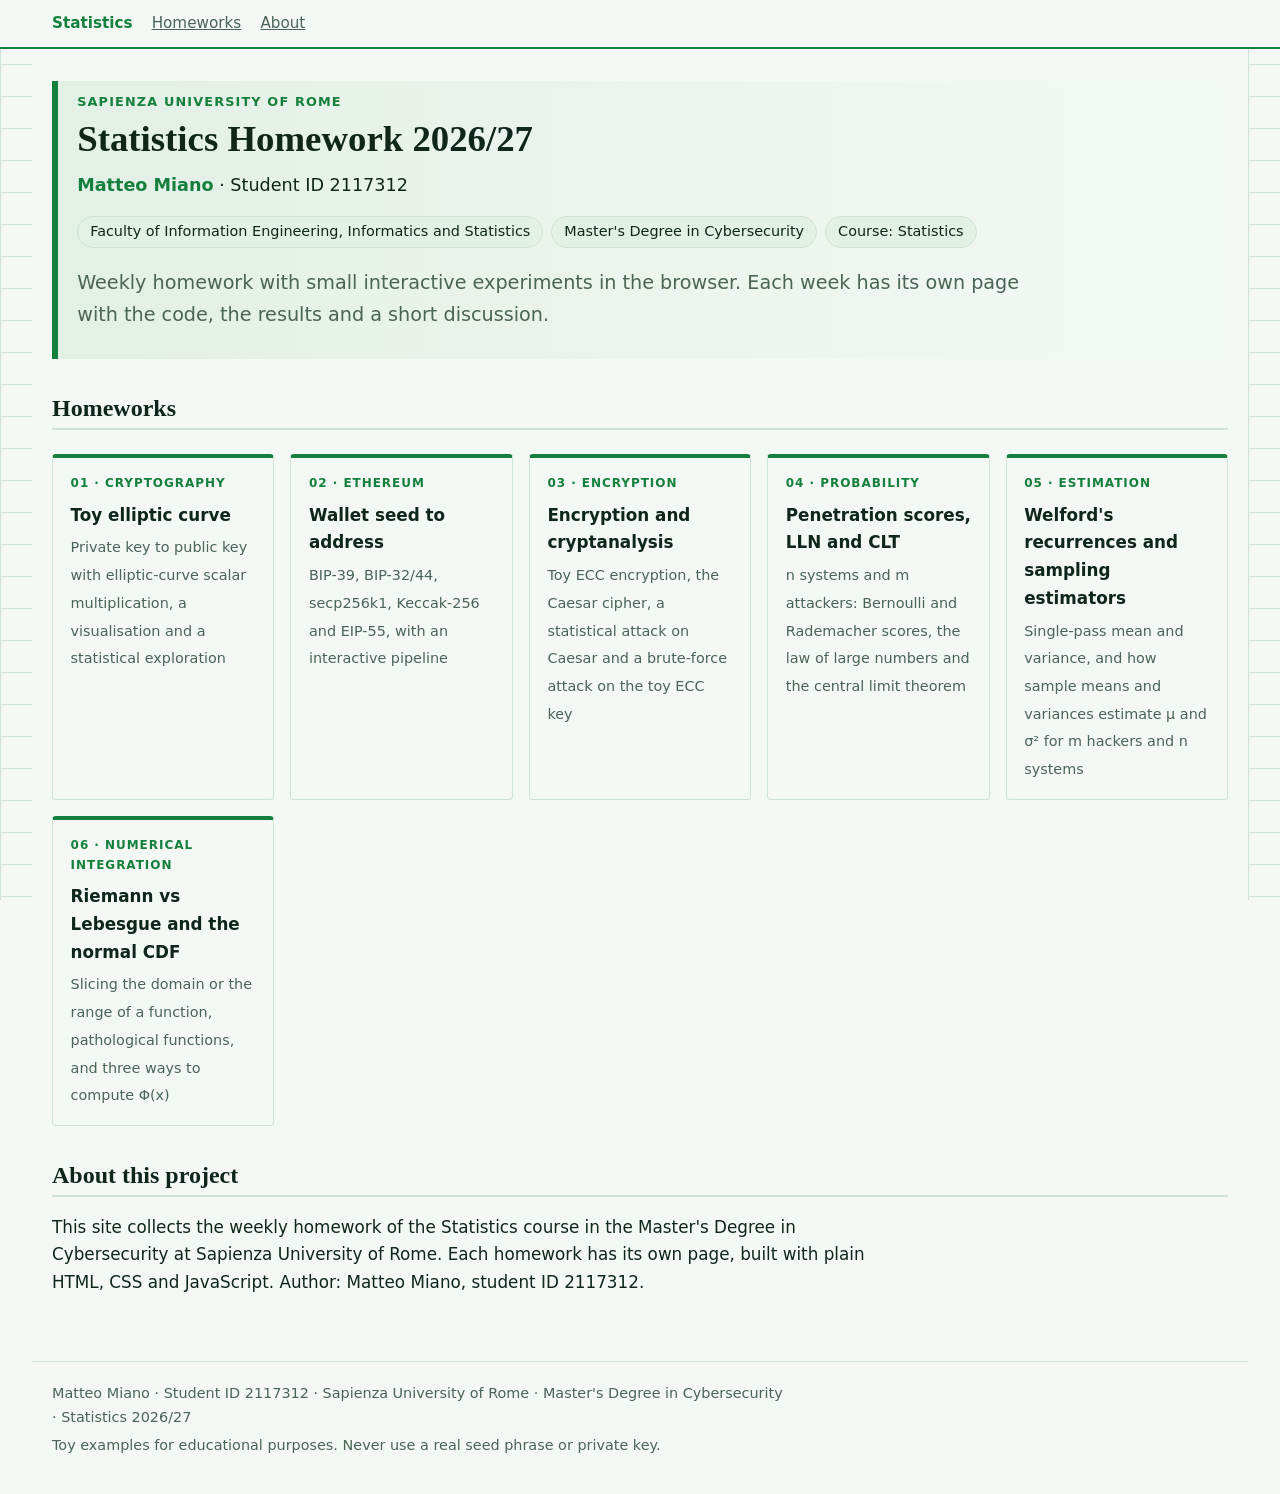
<file: index.html>
<!DOCTYPE html>
<html lang="en">
<head>
<meta charset="utf-8">
<meta name="viewport" content="width=device-width, initial-scale=1">
<title>Statistics Homework 2026/27 | Sapienza</title>
<link rel="stylesheet" href="style.css">
</head>
<body>
<header class="site"><span class="brand">Statistics</span><a href="#homeworks">Homeworks</a><a href="#about">About</a></header>
<main>
  <div class="hero">
    <p class="eyebrow">Sapienza University of Rome</p>
    <h1>Statistics Homework 2026/27</h1>
    <p class="author"><strong>Matteo Miano</strong> · Student ID 2117312</p>
    <ul class="facts">
      <li>Faculty of Information Engineering, Informatics and Statistics</li>
      <li>Master's Degree in Cybersecurity</li>
      <li>Course: Statistics</li>
    </ul>
    <p class="lead">Weekly homework with small interactive experiments in the browser. Each week has its own page with the code, the results and a short discussion.</p>
  </div>

  <h2 id="homeworks">Homeworks</h2>
  <ul class="hw-grid">
    <li>
      <a class="hw-card" href="homework-01/index.html">
        <span class="tag">01 · Cryptography</span>
        <span class="name">Toy elliptic curve</span>
        <span class="meta">Private key to public key with elliptic-curve scalar multiplication, a visualisation and a statistical exploration</span>
      </a>
    </li>
    <li>
      <a class="hw-card" href="homework-02/index.html">
        <span class="tag">02 · Ethereum</span>
        <span class="name">Wallet seed to address</span>
        <span class="meta">BIP-39, BIP-32/44, secp256k1, Keccak-256 and EIP-55, with an interactive pipeline</span>
      </a>
    </li>
    <li>
      <a class="hw-card" href="homework-03/index.html">
        <span class="tag">03 · Encryption</span>
        <span class="name">Encryption and cryptanalysis</span>
        <span class="meta">Toy ECC encryption, the Caesar cipher, a statistical attack on Caesar and a brute-force attack on the toy ECC key</span>
      </a>
    </li>
    <li>
      <a class="hw-card" href="homework-04/index.html">
        <span class="tag">04 · Probability</span>
        <span class="name">Penetration scores, LLN and CLT</span>
        <span class="meta">n systems and m attackers: Bernoulli and Rademacher scores, the law of large numbers and the central limit theorem</span>
      </a>
    </li>
    <li>
      <a class="hw-card" href="homework-05/index.html">
        <span class="tag">05 · Estimation</span>
        <span class="name">Welford's recurrences and sampling estimators</span>
        <span class="meta">Single-pass mean and variance, and how sample means and variances estimate μ and σ² for m hackers and n systems</span>
      </a>
    </li>
    <li>
      <a class="hw-card" href="homework-06/index.html">
        <span class="tag">06 · Numerical integration</span>
        <span class="name">Riemann vs Lebesgue and the normal CDF</span>
        <span class="meta">Slicing the domain or the range of a function, pathological functions, and three ways to compute Φ(x)</span>
      </a>
    </li>
    <!-- Next homework: copy a block above, change the tag, name, text and link (homework-07/index.html).
         Not ready yet? Use this version instead (not clickable):
    <li>
      <div class="hw-card soon">
        <span class="tag">07</span>
        <span class="name">Coming soon</span>
      </div>
    </li>
    -->
  </ul>

  <h2 id="about">About this project</h2>
  <p>This site collects the weekly homework of the Statistics course in the Master's Degree in Cybersecurity at Sapienza University of Rome. Each homework has its own page, built with plain HTML, CSS and JavaScript. Author: Matteo Miano, student ID 2117312.</p>
</main>
<footer>
  <p>Matteo Miano · Student ID 2117312 · Sapienza University of Rome · Master's Degree in Cybersecurity · Statistics 2026/27</p>
  <p>Toy examples for educational purposes. Never use a real seed phrase or private key.</p>
</footer>
</body>
</html>
</file>
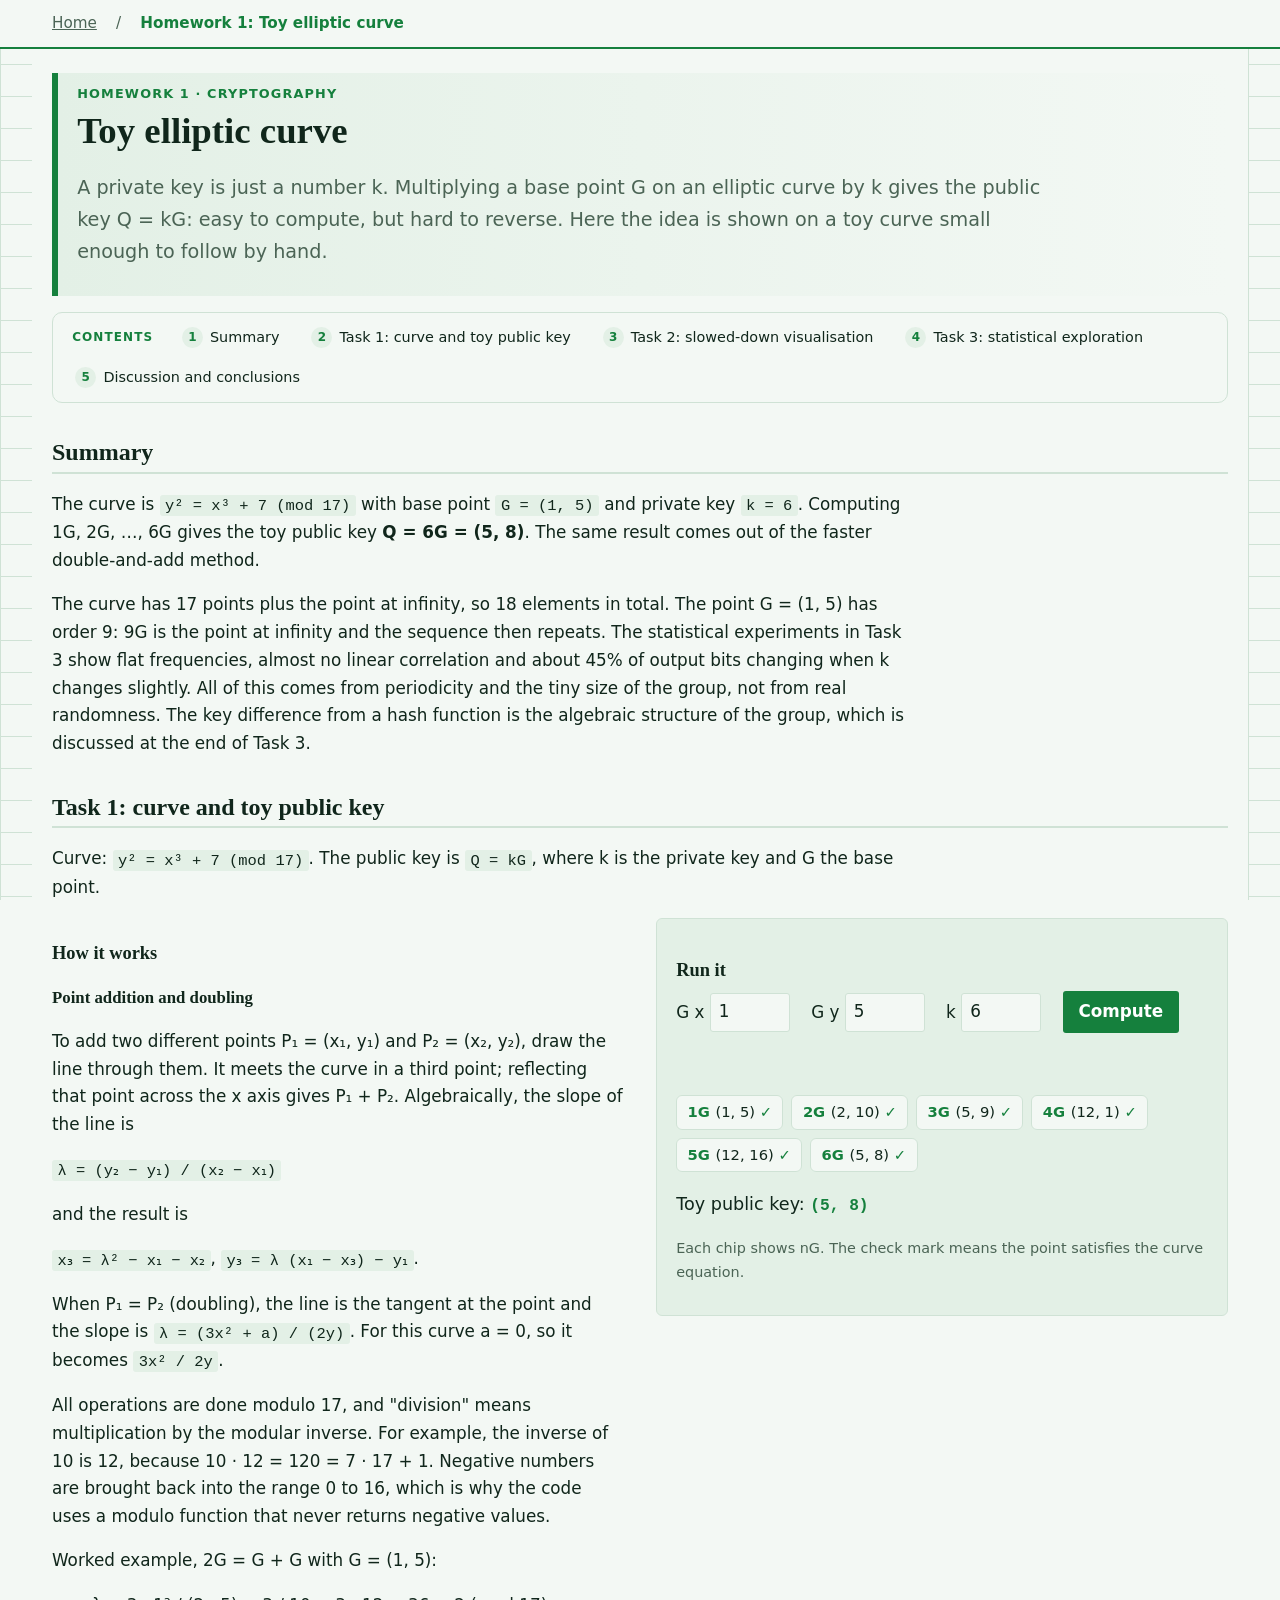
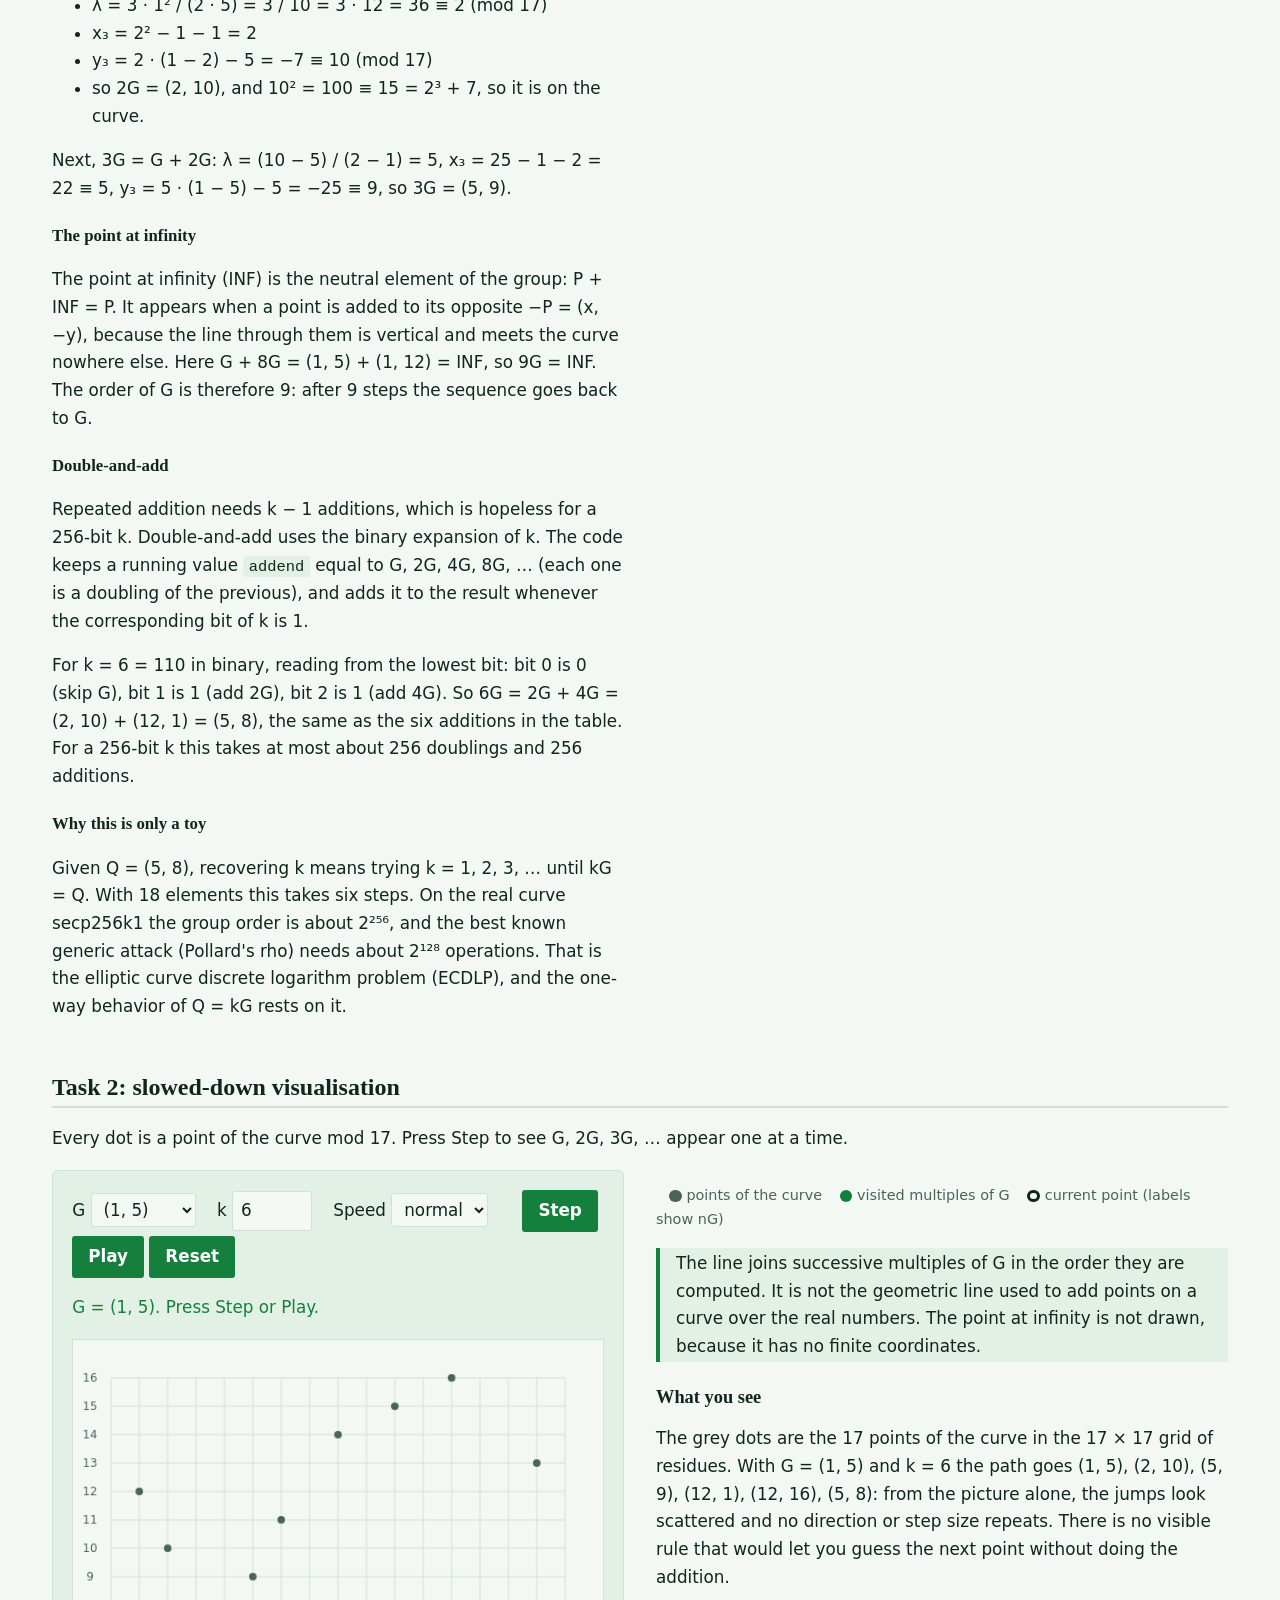
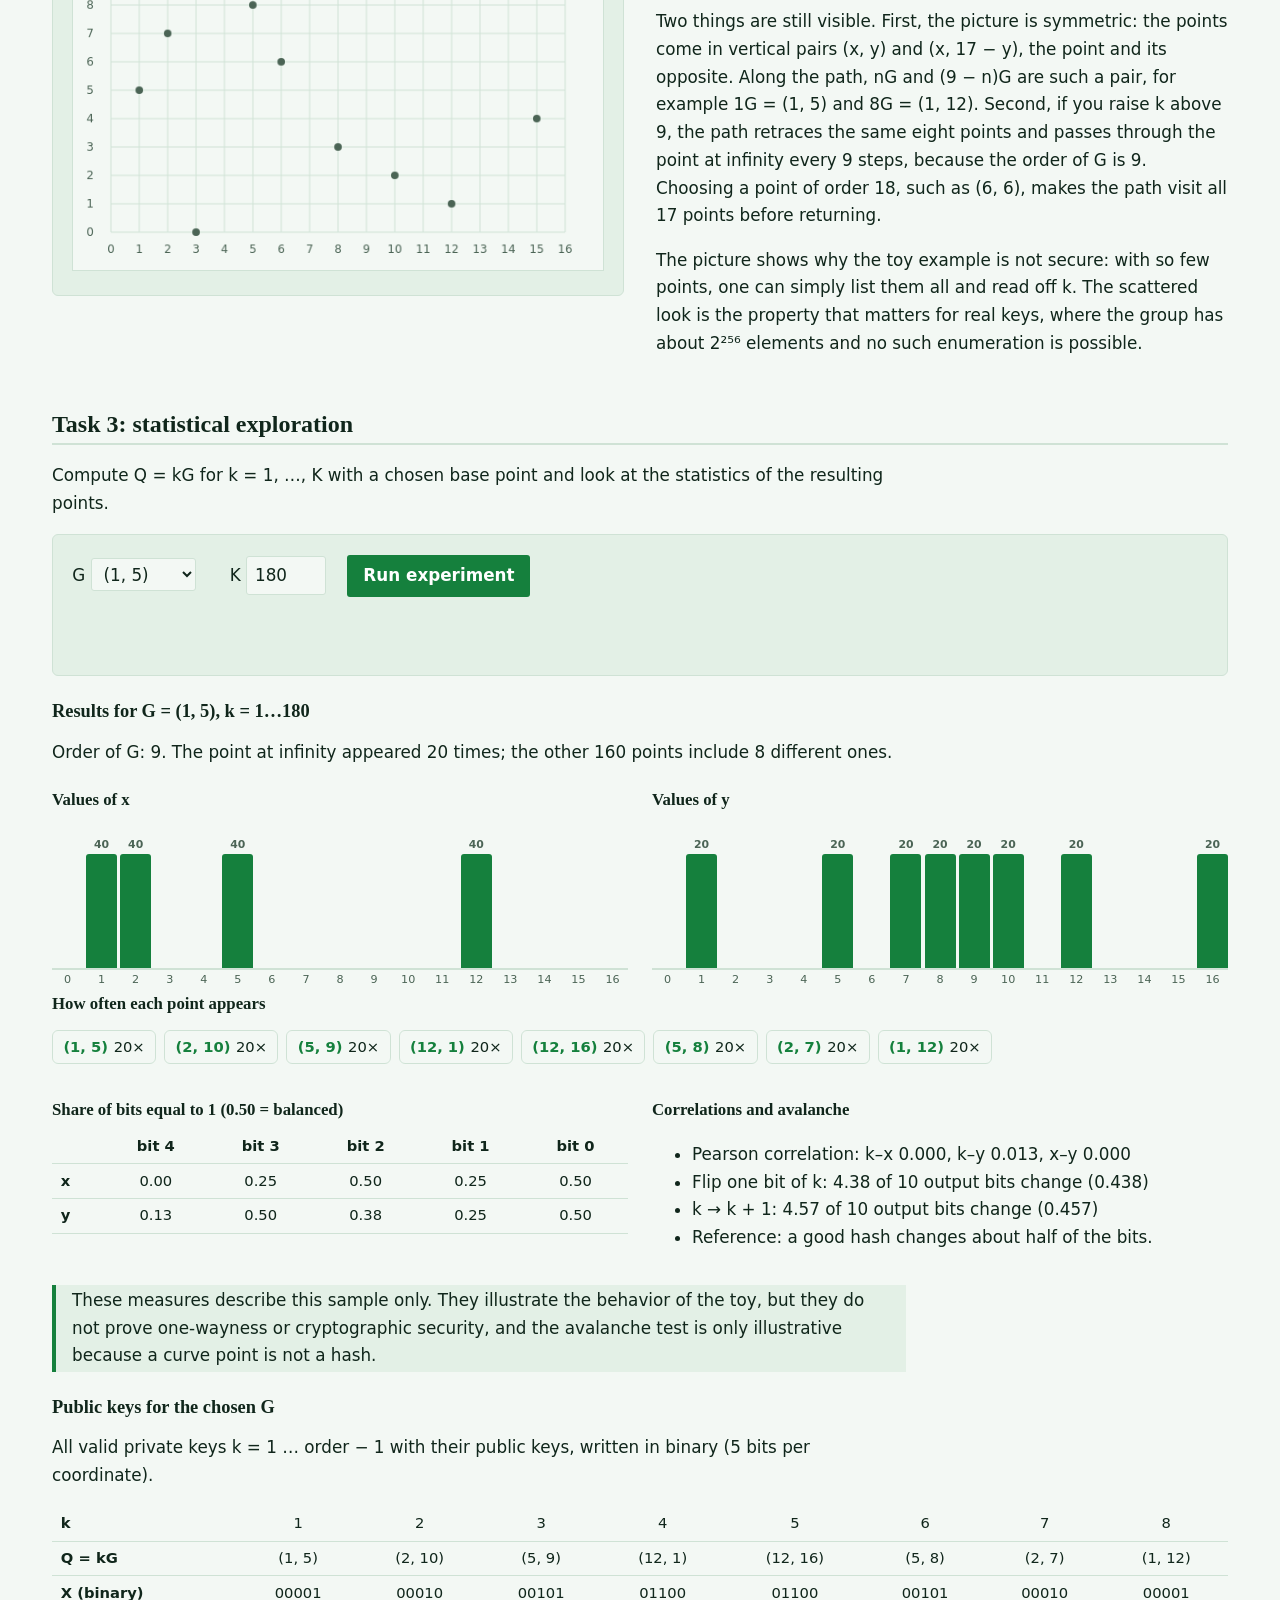
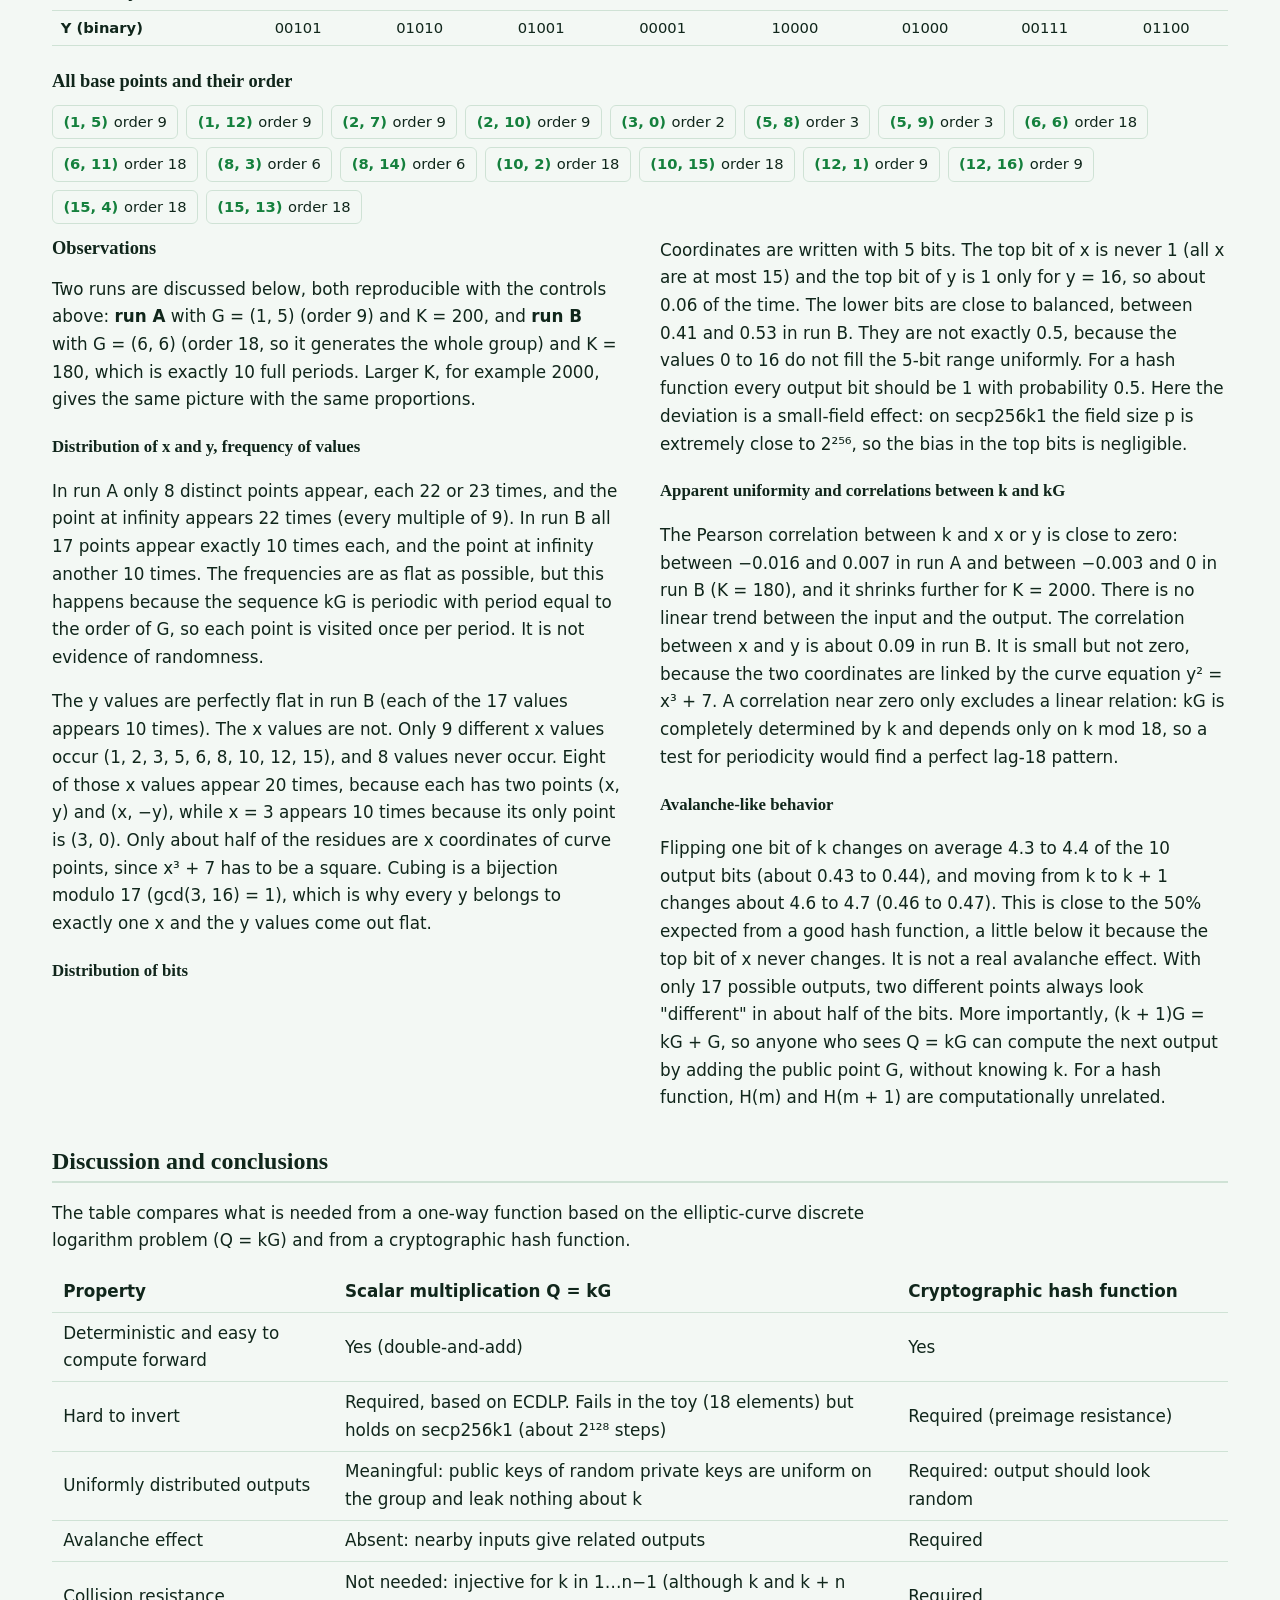
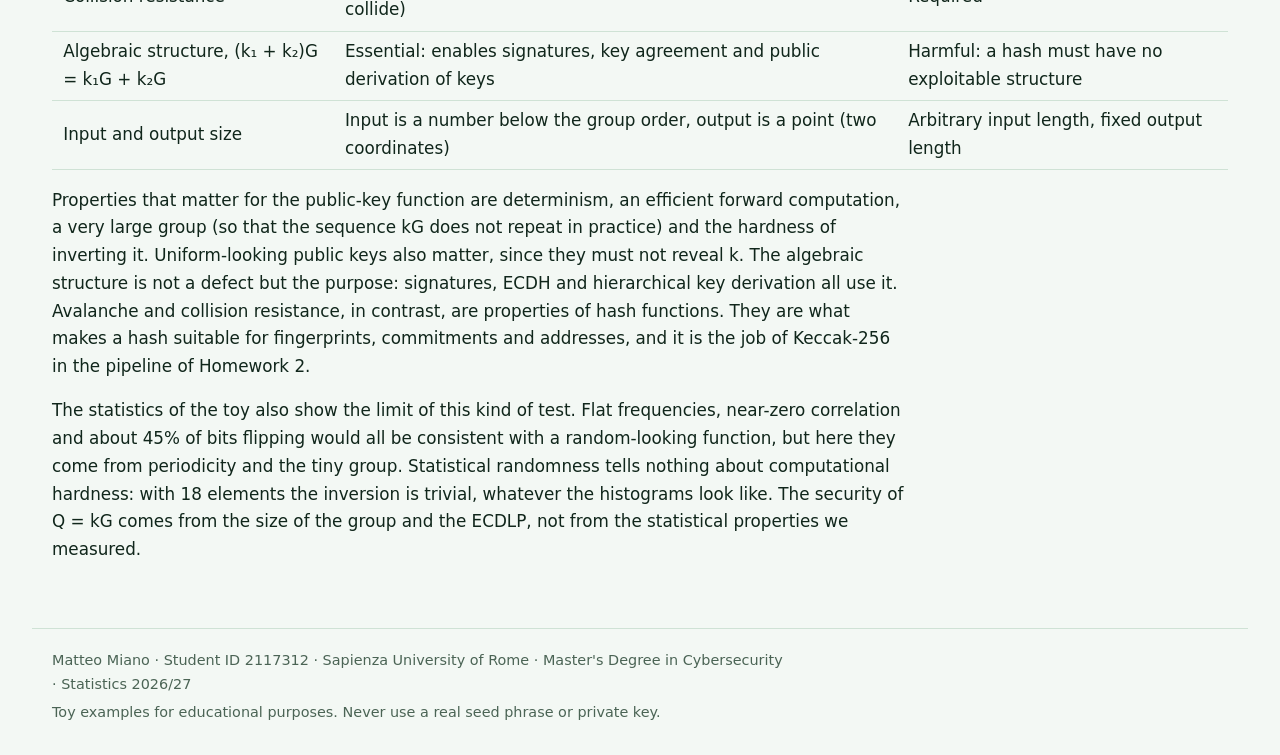
<file: homework-01/index.html>
<!DOCTYPE html>
<html lang="en">
<head>
<meta charset="utf-8">
<meta name="viewport" content="width=device-width, initial-scale=1">
<title>Homework 1: Toy elliptic curve</title>
<link rel="stylesheet" href="../style.css">
</head>
<body>
<header class="site"><a href="../index.html">Home</a><span>/</span><span class="brand">Homework 1: Toy elliptic curve</span></header>
<main>
  <div class="hero small">
    <p class="eyebrow">Homework 1 · Cryptography</p>
    <h1>Toy elliptic curve</h1>
    <p class="lead">A private key is just a number k. Multiplying a base point G on an elliptic curve by k gives the public key Q = kG: easy to compute, but hard to reverse. Here the idea is shown on a toy curve small enough to follow by hand.</p>
  </div>
  <nav class="toc" id="toc" aria-label="Contents"></nav>

  <section>
    <h2 id="summary">Summary</h2>
  <p>The curve is <code>y² = x³ + 7 (mod 17)</code> with base point <code>G = (1, 5)</code> and private key <code>k = 6</code>. Computing 1G, 2G, …, 6G gives the toy public key <strong>Q = 6G = (5, 8)</strong>. The same result comes out of the faster double-and-add method.</p>
  <p>The curve has 17 points plus the point at infinity, so 18 elements in total. The point G = (1, 5) has order 9: 9G is the point at infinity and the sequence then repeats. The statistical experiments in Task 3 show flat frequencies, almost no linear correlation and about 45% of output bits changing when k changes slightly. All of this comes from periodicity and the tiny size of the group, not from real randomness. The key difference from a hash function is the algebraic structure of the group, which is discussed at the end of Task 3.</p>

  </section>

  <section>
  <h2 id="task-1">Task 1: curve and toy public key</h2>
  <p>Curve: <code>y² = x³ + 7 (mod 17)</code>. The public key is <code>Q = kG</code>, where k is the private key and G the base point.</p>
  <div class="split">
    <div class="cols1">
<h3 id="how-it-works">How it works</h3>
  <h4>Point addition and doubling</h4>
  <p>To add two different points P₁ = (x₁, y₁) and P₂ = (x₂, y₂), draw the line through them. It meets the curve in a third point; reflecting that point across the x axis gives P₁ + P₂. Algebraically, the slope of the line is</p>
  <p><code>λ = (y₂ − y₁) / (x₂ − x₁)</code></p>
  <p>and the result is</p>
  <p><code>x₃ = λ² − x₁ − x₂</code>, <code>y₃ = λ (x₁ − x₃) − y₁</code>.</p>
  <p>When P₁ = P₂ (doubling), the line is the tangent at the point and the slope is <code>λ = (3x² + a) / (2y)</code>. For this curve a = 0, so it becomes <code>3x² / 2y</code>.</p>
  <p>All operations are done modulo 17, and "division" means multiplication by the modular inverse. For example, the inverse of 10 is 12, because 10 · 12 = 120 = 7 · 17 + 1. Negative numbers are brought back into the range 0 to 16, which is why the code uses a modulo function that never returns negative values.</p>
  <p>Worked example, 2G = G + G with G = (1, 5):</p>
  <ul>
    <li>λ = 3 · 1² / (2 · 5) = 3 / 10 = 3 · 12 = 36 ≡ 2 (mod 17)</li>
    <li>x₃ = 2² − 1 − 1 = 2</li>
    <li>y₃ = 2 · (1 − 2) − 5 = −7 ≡ 10 (mod 17)</li>
    <li>so 2G = (2, 10), and 10² = 100 ≡ 15 = 2³ + 7, so it is on the curve.</li>
  </ul>
  <p>Next, 3G = G + 2G: λ = (10 − 5) / (2 − 1) = 5, x₃ = 25 − 1 − 2 = 22 ≡ 5, y₃ = 5 · (1 − 5) − 5 = −25 ≡ 9, so 3G = (5, 9).</p>

  <h4>The point at infinity</h4>
  <p>The point at infinity (INF) is the neutral element of the group: P + INF = P. It appears when a point is added to its opposite −P = (x, −y), because the line through them is vertical and meets the curve nowhere else. Here G + 8G = (1, 5) + (1, 12) = INF, so 9G = INF. The order of G is therefore 9: after 9 steps the sequence goes back to G.</p>

  <h4>Double-and-add</h4>
  <p>Repeated addition needs k − 1 additions, which is hopeless for a 256-bit k. Double-and-add uses the binary expansion of k. The code keeps a running value <code>addend</code> equal to G, 2G, 4G, 8G, … (each one is a doubling of the previous), and adds it to the result whenever the corresponding bit of k is 1.</p>
  <p>For k = 6 = 110 in binary, reading from the lowest bit: bit 0 is 0 (skip G), bit 1 is 1 (add 2G), bit 2 is 1 (add 4G). So 6G = 2G + 4G = (2, 10) + (12, 1) = (5, 8), the same as the six additions in the table. For a 256-bit k this takes at most about 256 doublings and 256 additions.</p>

  <h4>Why this is only a toy</h4>
  <p>Given Q = (5, 8), recovering k means trying k = 1, 2, 3, … until kG = Q. With 18 elements this takes six steps. On the real curve secp256k1 the group order is about 2²⁵⁶, and the best known generic attack (Pollard's rho) needs about 2¹²⁸ operations. That is the elliptic curve discrete logarithm problem (ECDLP), and the one-way behavior of Q = kG rests on it.</p>

  
    </div>
    <div class="panel sticky">
      <h3>Run it</h3>
      <label>G x <input id="t1-gx" type="number" value="1" min="0" max="16"></label>
      <label>G y <input id="t1-gy" type="number" value="5" min="0" max="16"></label>
      <label>k <input id="t1-k" type="number" value="6" min="1" max="100"></label>
      <button id="t1-run" type="button">Compute</button>
      <p id="t1-msg" class="msg" role="status"></p>
      <ul class="chips" id="t1-steps"></ul>
      <p class="result">Toy public key: <output id="t1-pubkey">–</output></p>
      <p class="legend">Each chip shows nG. The check mark means the point satisfies the curve equation.</p>
    </div>
  </div>
  </section>

  <section>
  <h2 id="task-2">Task 2: slowed-down visualisation</h2>
  <p>Every dot is a point of the curve mod 17. Press Step to see G, 2G, 3G, … appear one at a time.</p>
  <div class="split">
    <div class="panel">
      <label>G <select id="t2-g"></select></label>
      <label>k <input id="t2-k" type="number" value="6" min="1" max="100"></label>
      <label>Speed <select id="t2-speed"><option value="1500">slow</option><option value="900" selected>normal</option><option value="450">fast</option></select></label>
      <button id="t2-step" type="button">Step</button>
      <button id="t2-play" type="button">Play</button>
      <button id="t2-reset" type="button">Reset</button>
      <p id="t2-caption" class="msg" role="status"></p>
      <canvas id="t2-plot" width="560" height="560" aria-label="Points of the toy curve mod 17 and the sequence G, 2G, 3G, ..."></canvas>
    </div>
    <div>
      <p class="legend"><span class="dot grey"></span>points of the curve <span class="dot acc"></span>visited multiples of G <span class="dot ring"></span>current point (labels show nG)</p>
  <p class="note">The line joins successive multiples of G in the order they are computed. It is not the geometric line used to add points on a curve over the real numbers. The point at infinity is not drawn, because it has no finite coordinates.</p>

  
      <h3 id="what-you-see">What you see</h3>
  <p>The grey dots are the 17 points of the curve in the 17 × 17 grid of residues. With G = (1, 5) and k = 6 the path goes (1, 5), (2, 10), (5, 9), (12, 1), (12, 16), (5, 8): from the picture alone, the jumps look scattered and no direction or step size repeats. There is no visible rule that would let you guess the next point without doing the addition.</p>
  <p>Two things are still visible. First, the picture is symmetric: the points come in vertical pairs (x, y) and (x, 17 − y), the point and its opposite. Along the path, nG and (9 − n)G are such a pair, for example 1G = (1, 5) and 8G = (1, 12). Second, if you raise k above 9, the path retraces the same eight points and passes through the point at infinity every 9 steps, because the order of G is 9. Choosing a point of order 18, such as (6, 6), makes the path visit all 17 points before returning.</p>
  <p>The picture shows why the toy example is not secure: with so few points, one can simply list them all and read off k. The scattered look is the property that matters for real keys, where the group has about 2²⁵⁶ elements and no such enumeration is possible.</p>
  
    </div>
  </div>
  </section>

  <section>
  <h2 id="task-3">Task 3: statistical exploration</h2>
  <p>Compute Q = kG for k = 1, …, K with a chosen base point and look at the statistics of the resulting points.</p>
  <div class="panel">
    <label>G <select id="t3-g"></select></label>
    <label>K <input id="t3-K" type="number" value="180" min="1" max="2000"></label>
    <button id="t3-run" type="button">Run experiment</button>
    <p id="t3-msg" class="msg" role="status"></p>
  </div>
  <div id="t3-results"></div>
  <p class="note">These measures describe this sample only. They illustrate the behavior of the toy, but they do not prove one-wayness or cryptographic security, and the avalanche test is only illustrative because a curve point is not a hash.</p>
  <h3>Public keys for the chosen G</h3>
  <p>All valid private keys k = 1 … order − 1 with their public keys, written in binary (5 bits per coordinate).</p>
  <div class="table-wrap"><table class="t-compact" id="t3-subgroup"></table></div>
  <h3>All base points and their order</h3>
  <ul class="chips" id="t3-orders"></ul>
  <div class="cols2">
<h3 id="observations">Observations</h3>
  <p>Two runs are discussed below, both reproducible with the controls above: <strong>run A</strong> with G = (1, 5) (order 9) and K = 200, and <strong>run B</strong> with G = (6, 6) (order 18, so it generates the whole group) and K = 180, which is exactly 10 full periods. Larger K, for example 2000, gives the same picture with the same proportions.</p>

  <h4>Distribution of x and y, frequency of values</h4>
  <p>In run A only 8 distinct points appear, each 22 or 23 times, and the point at infinity appears 22 times (every multiple of 9). In run B all 17 points appear exactly 10 times each, and the point at infinity another 10 times. The frequencies are as flat as possible, but this happens because the sequence kG is periodic with period equal to the order of G, so each point is visited once per period. It is not evidence of randomness.</p>
  <p>The y values are perfectly flat in run B (each of the 17 values appears 10 times). The x values are not. Only 9 different x values occur (1, 2, 3, 5, 6, 8, 10, 12, 15), and 8 values never occur. Eight of those x values appear 20 times, because each has two points (x, y) and (x, −y), while x = 3 appears 10 times because its only point is (3, 0). Only about half of the residues are x coordinates of curve points, since x³ + 7 has to be a square. Cubing is a bijection modulo 17 (gcd(3, 16) = 1), which is why every y belongs to exactly one x and the y values come out flat.</p>

  <h4>Distribution of bits</h4>
  <p>Coordinates are written with 5 bits. The top bit of x is never 1 (all x are at most 15) and the top bit of y is 1 only for y = 16, so about 0.06 of the time. The lower bits are close to balanced, between 0.41 and 0.53 in run B. They are not exactly 0.5, because the values 0 to 16 do not fill the 5-bit range uniformly. For a hash function every output bit should be 1 with probability 0.5. Here the deviation is a small-field effect: on secp256k1 the field size p is extremely close to 2²⁵⁶, so the bias in the top bits is negligible.</p>

  <h4>Apparent uniformity and correlations between k and kG</h4>
  <p>The Pearson correlation between k and x or y is close to zero: between −0.016 and 0.007 in run A and between −0.003 and 0 in run B (K = 180), and it shrinks further for K = 2000. There is no linear trend between the input and the output. The correlation between x and y is about 0.09 in run B. It is small but not zero, because the two coordinates are linked by the curve equation y² = x³ + 7. A correlation near zero only excludes a linear relation: kG is completely determined by k and depends only on k mod 18, so a test for periodicity would find a perfect lag-18 pattern.</p>

  <h4>Avalanche-like behavior</h4>
  <p>Flipping one bit of k changes on average 4.3 to 4.4 of the 10 output bits (about 0.43 to 0.44), and moving from k to k + 1 changes about 4.6 to 4.7 (0.46 to 0.47). This is close to the 50% expected from a good hash function, a little below it because the top bit of x never changes. It is not a real avalanche effect. With only 17 possible outputs, two different points always look "different" in about half of the bits. More importantly, (k + 1)G = kG + G, so anyone who sees Q = kG can compute the next output by adding the public point G, without knowing k. For a hash function, H(m) and H(m + 1) are computationally unrelated.</p>

  
  </div>
  </section>

  <section>
  <h2 id="discussion">Discussion and conclusions</h2>
  <p>The table compares what is needed from a one-way function based on the elliptic-curve discrete logarithm problem (Q = kG) and from a cryptographic hash function.</p>
  <div class="table-wrap">
    <table>
      <thead><tr><th>Property</th><th>Scalar multiplication Q = kG</th><th>Cryptographic hash function</th></tr></thead>
      <tbody>
        <tr><td>Deterministic and easy to compute forward</td><td>Yes (double-and-add)</td><td>Yes</td></tr>
        <tr><td>Hard to invert</td><td>Required, based on ECDLP. Fails in the toy (18 elements) but holds on secp256k1 (about 2¹²⁸ steps)</td><td>Required (preimage resistance)</td></tr>
        <tr><td>Uniformly distributed outputs</td><td>Meaningful: public keys of random private keys are uniform on the group and leak nothing about k</td><td>Required: output should look random</td></tr>
        <tr><td>Avalanche effect</td><td>Absent: nearby inputs give related outputs</td><td>Required</td></tr>
        <tr><td>Collision resistance</td><td>Not needed: injective for k in 1…n−1 (although k and k + n collide)</td><td>Required</td></tr>
        <tr><td>Algebraic structure, (k₁ + k₂)G = k₁G + k₂G</td><td>Essential: enables signatures, key agreement and public derivation of keys</td><td>Harmful: a hash must have no exploitable structure</td></tr>
        <tr><td>Input and output size</td><td>Input is a number below the group order, output is a point (two coordinates)</td><td>Arbitrary input length, fixed output length</td></tr>
      </tbody>
    </table>
  </div>
  <p>Properties that matter for the public-key function are determinism, an efficient forward computation, a very large group (so that the sequence kG does not repeat in practice) and the hardness of inverting it. Uniform-looking public keys also matter, since they must not reveal k. The algebraic structure is not a defect but the purpose: signatures, ECDH and hierarchical key derivation all use it. Avalanche and collision resistance, in contrast, are properties of hash functions. They are what makes a hash suitable for fingerprints, commitments and addresses, and it is the job of Keccak-256 in the pipeline of Homework 2.</p>
  <p>The statistics of the toy also show the limit of this kind of test. Flat frequencies, near-zero correlation and about 45% of bits flipping would all be consistent with a random-looking function, but here they come from periodicity and the tiny group. Statistical randomness tells nothing about computational hardness: with 18 elements the inversion is trivial, whatever the histograms look like. The security of Q = kG comes from the size of the group and the ECDLP, not from the statistical properties we measured.</p>
  
  </section>
</main>
<footer>
  <p>Matteo Miano · Student ID 2117312 · Sapienza University of Rome · Master's Degree in Cybersecurity · Statistics 2026/27</p>
  <p>Toy examples for educational purposes. Never use a real seed phrase or private key.</p>
</footer>
<script src="../site.js"></script>
<script src="../js/format.js"></script>
<script src="../js/charts.js"></script>
<script src="curve.js"></script>
<script src="task1.js"></script>
<script src="task2.js"></script>
<script src="task3.js"></script>
</body>
</html>
</file>
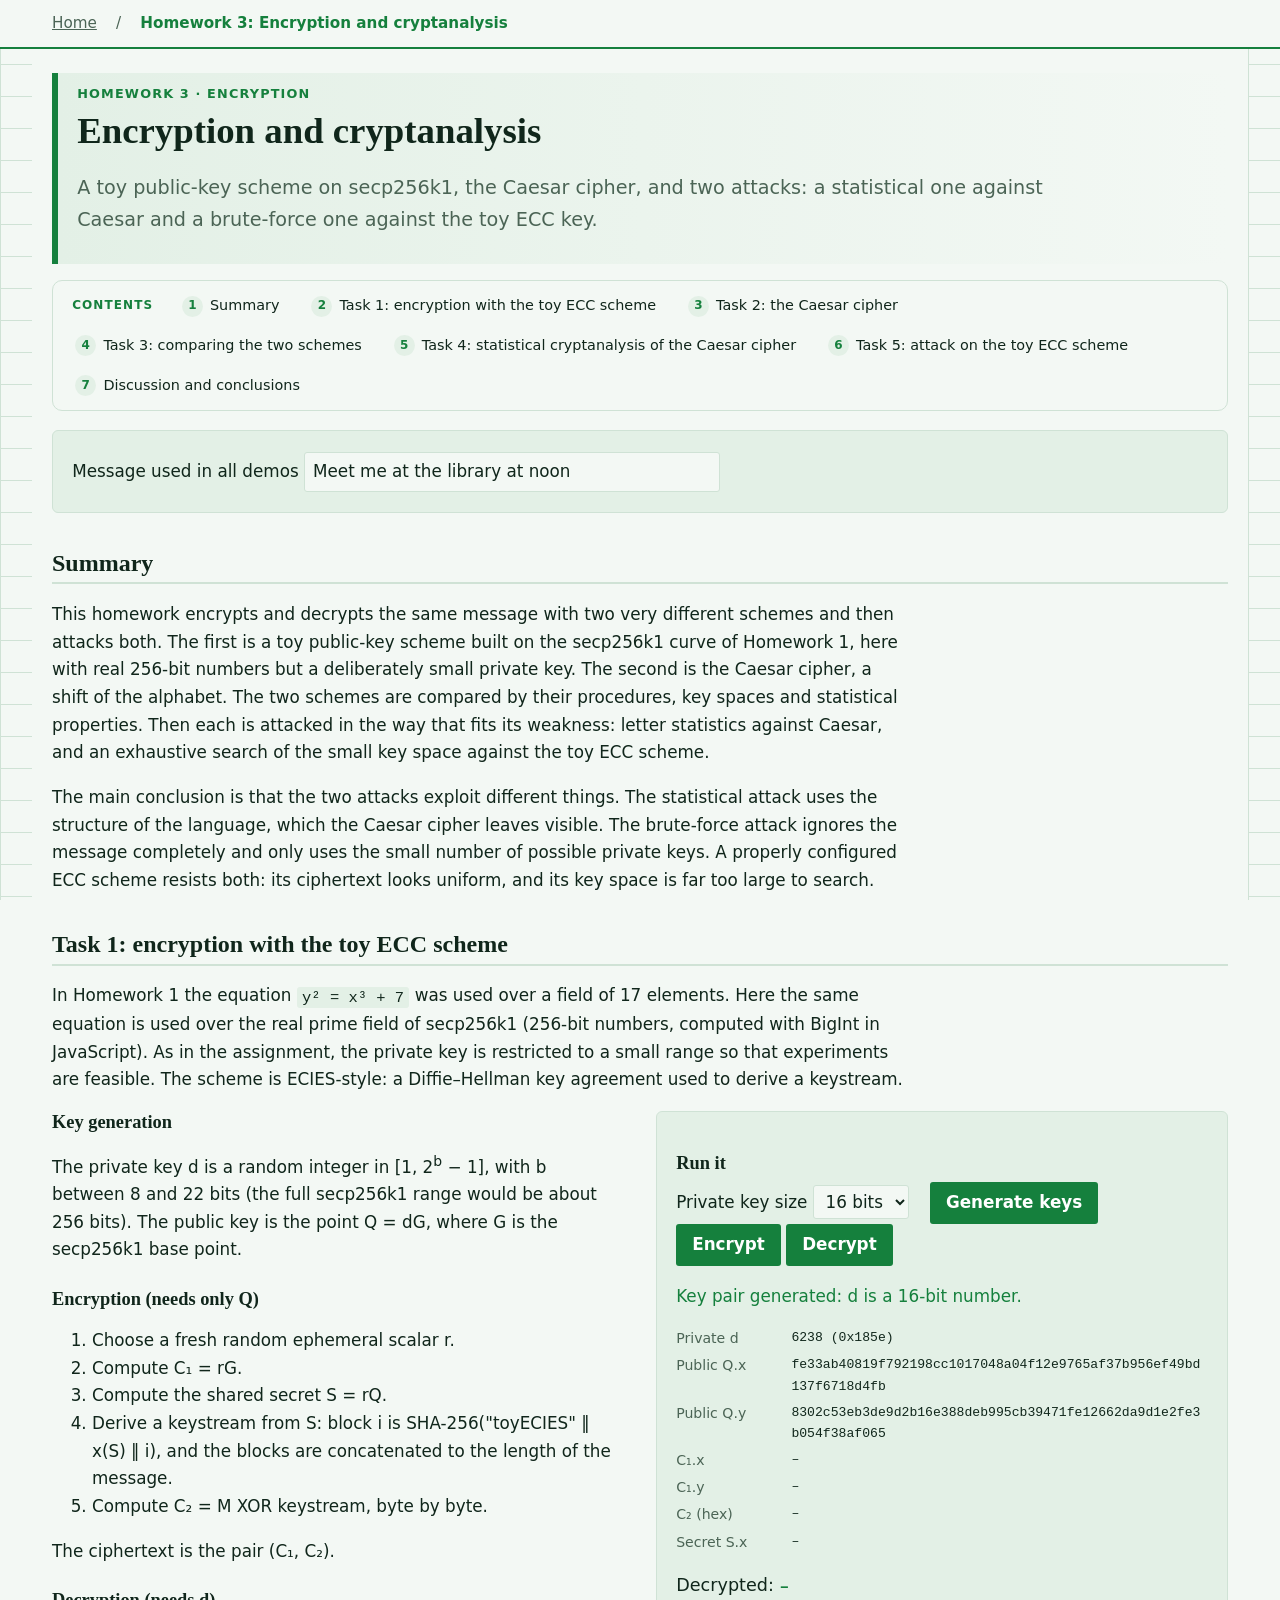
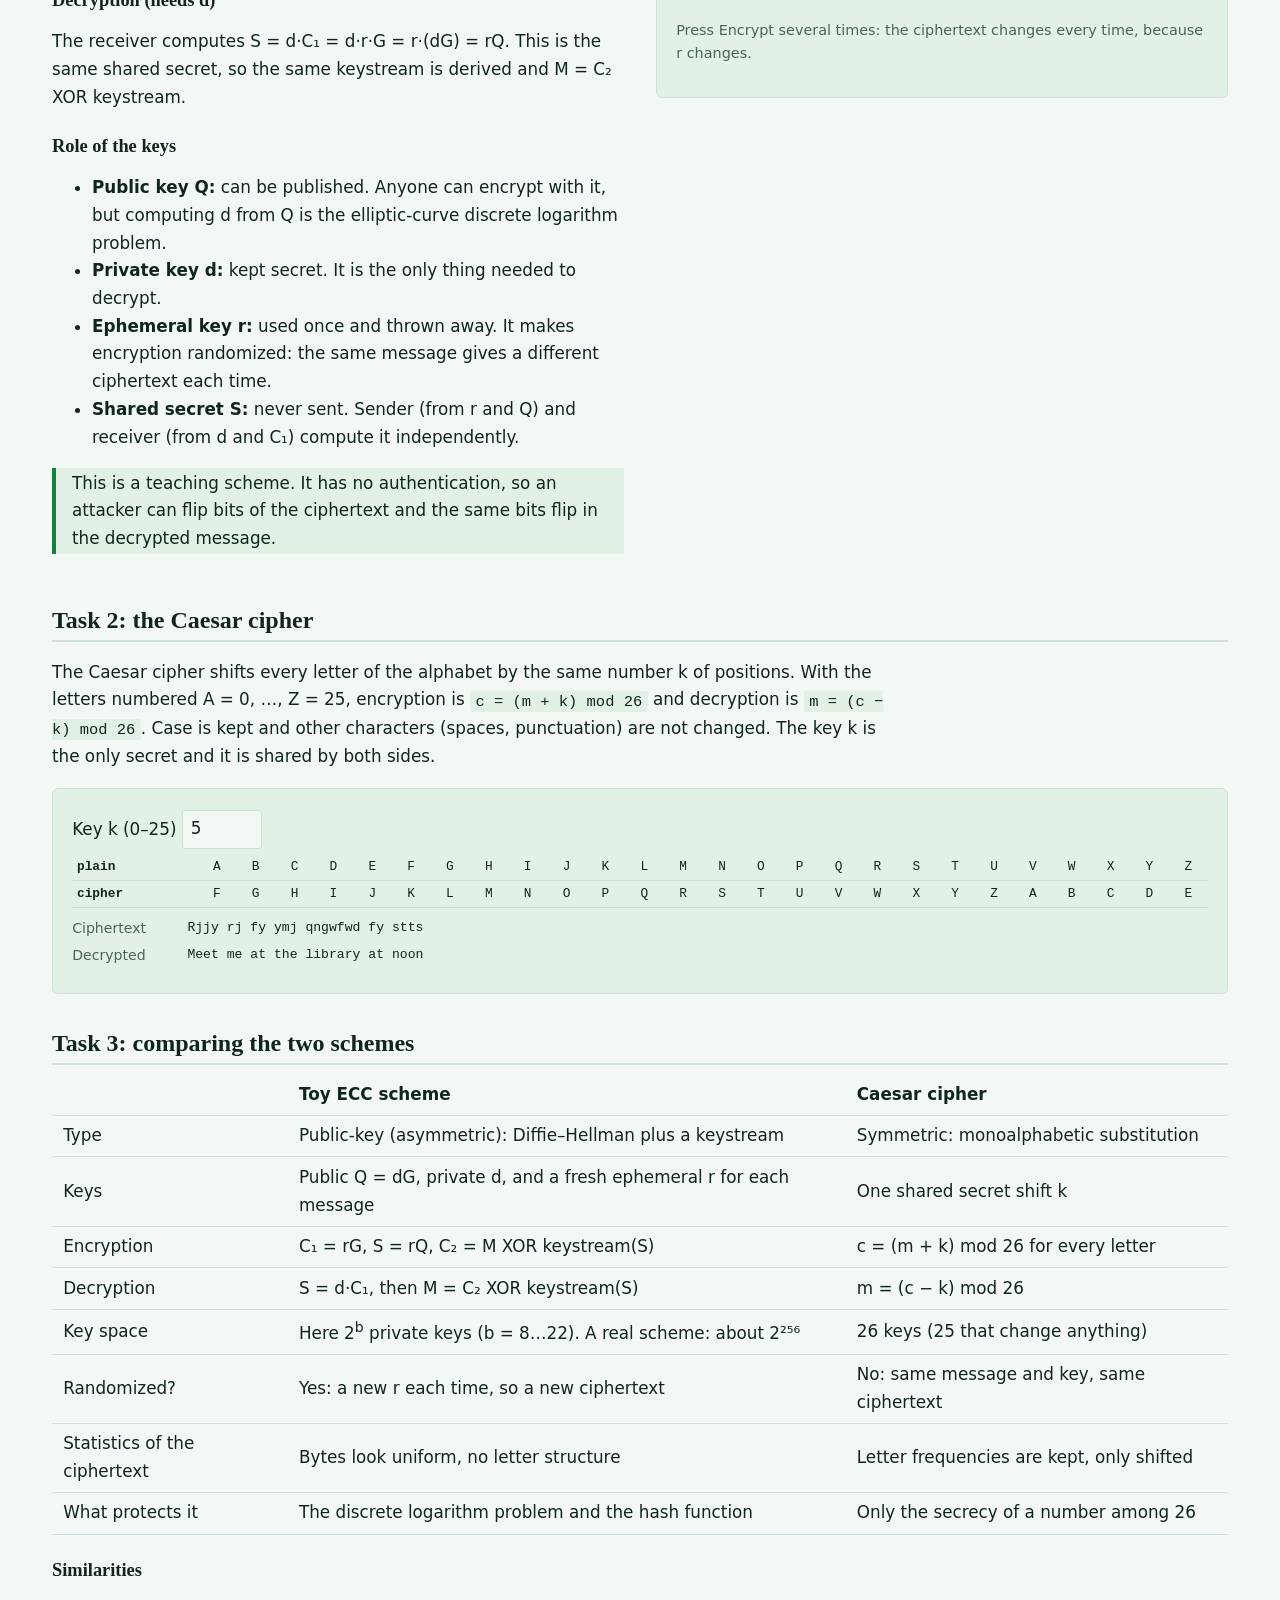
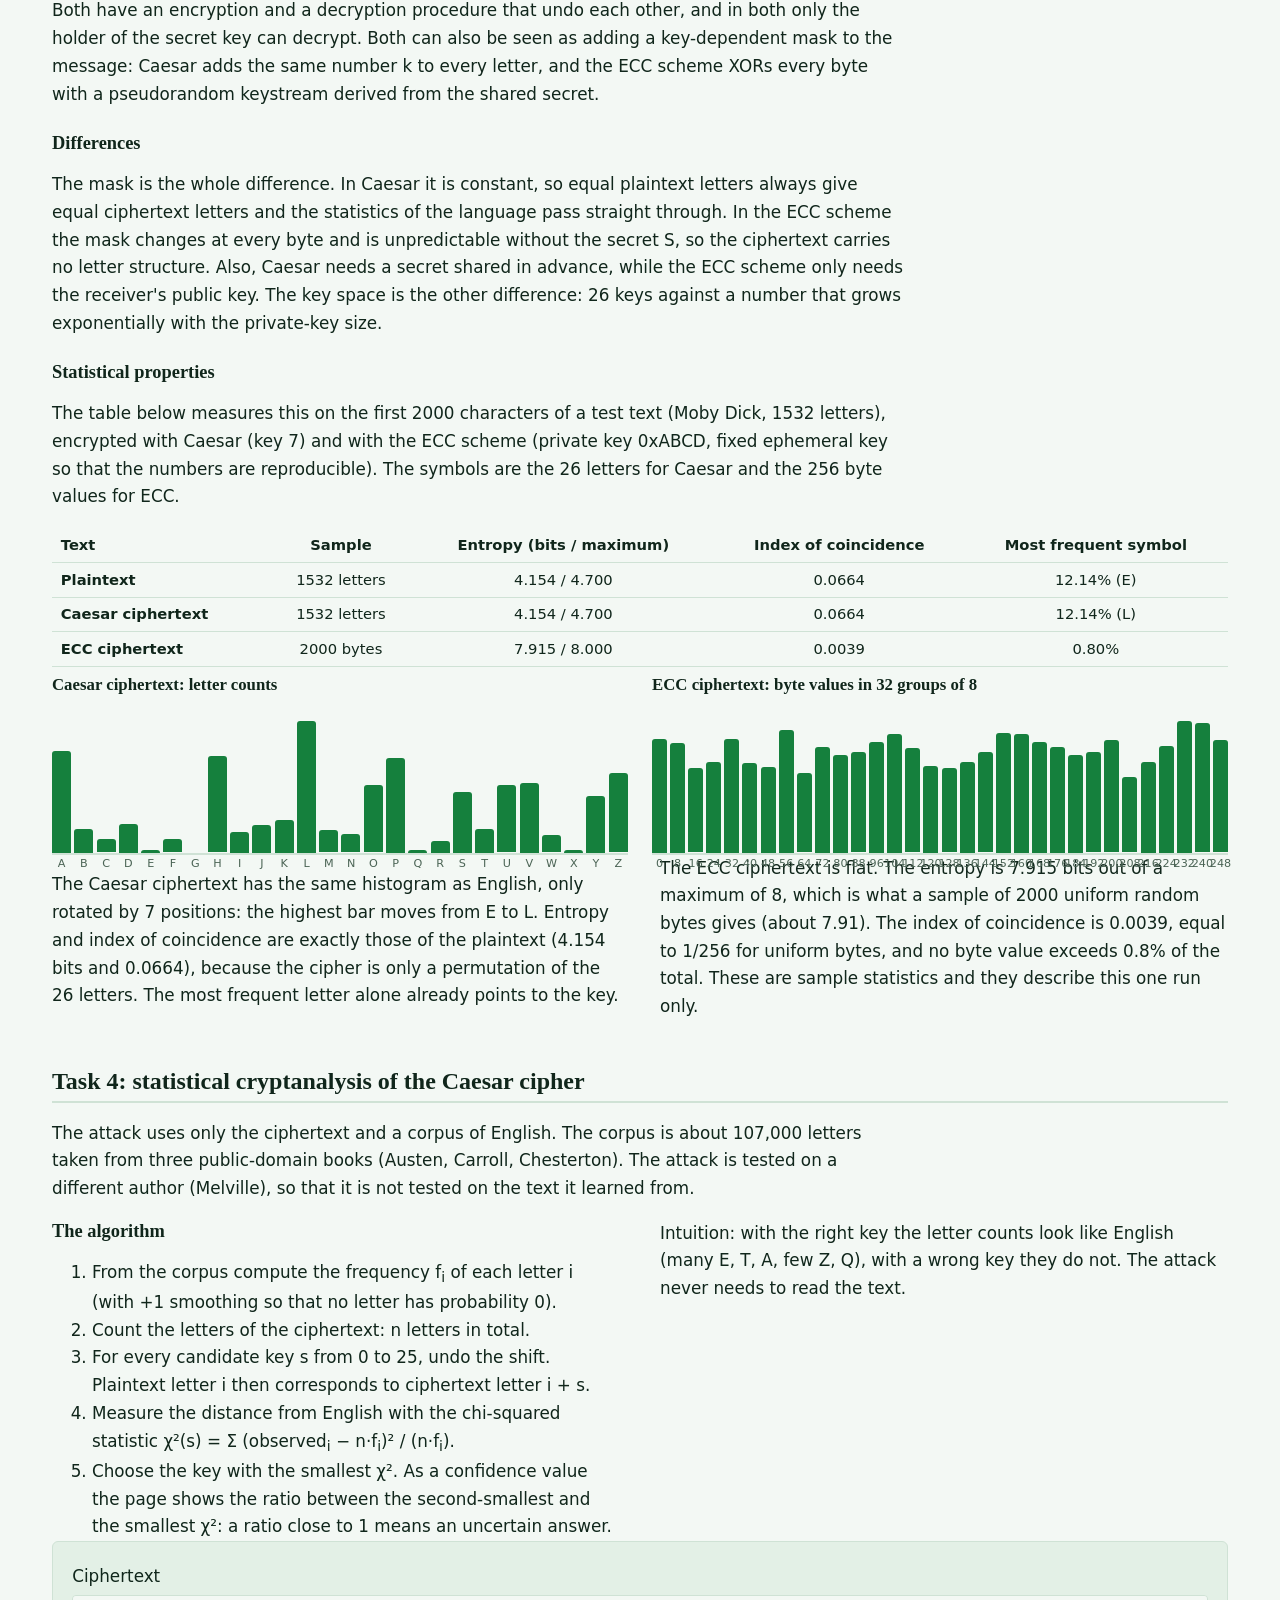
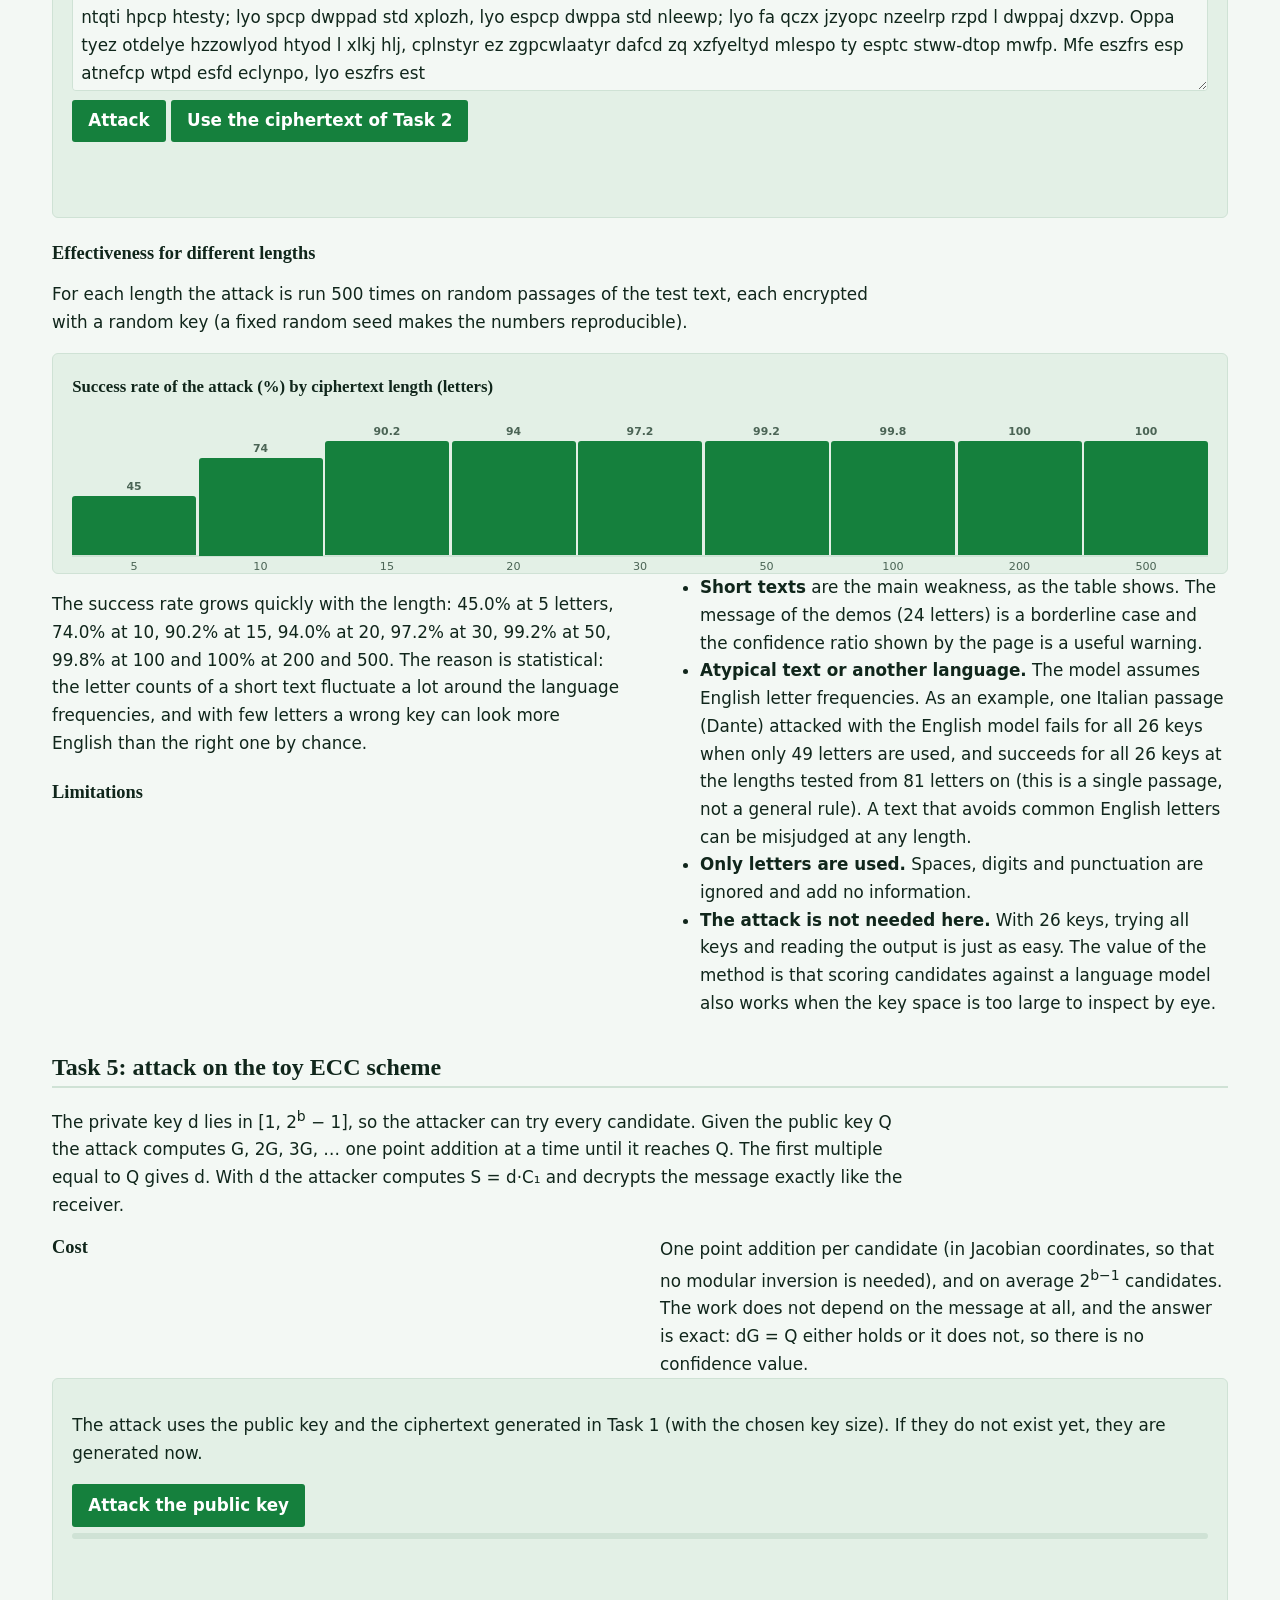
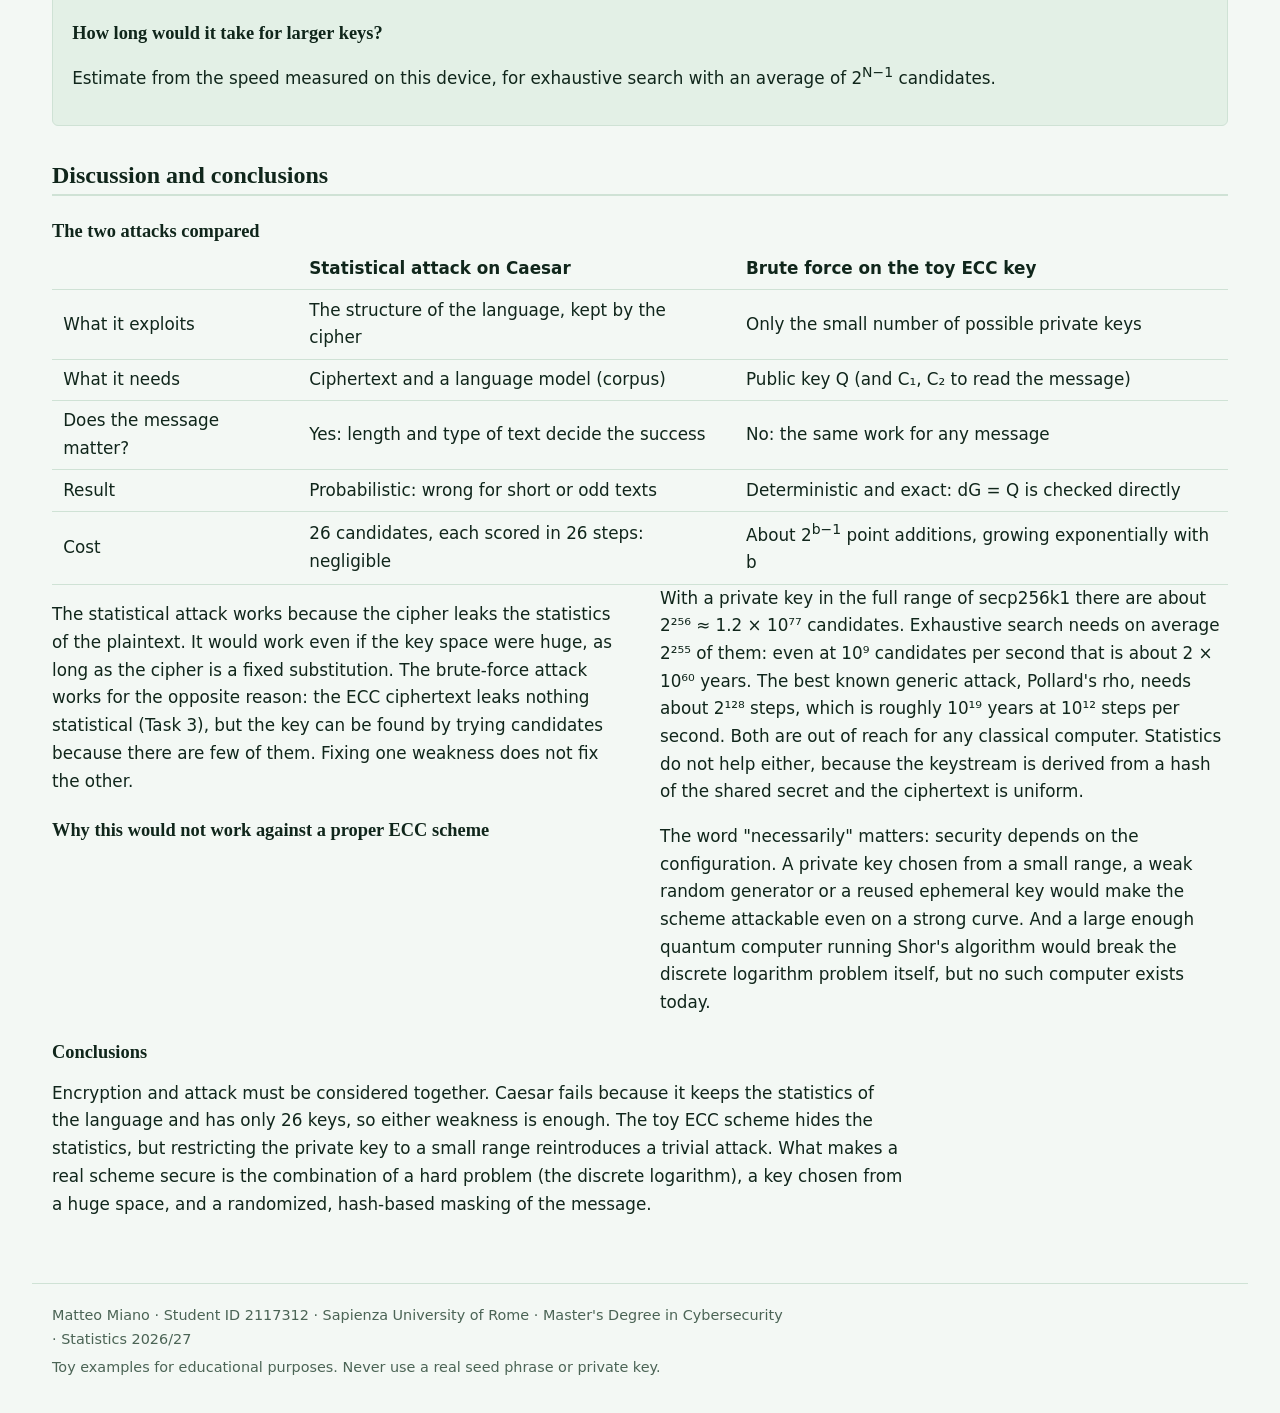
<file: homework-03/index.html>
<!DOCTYPE html>
<html lang="en">
<head>
<meta charset="utf-8">
<meta name="viewport" content="width=device-width, initial-scale=1">
<title>Homework 3: Encryption and cryptanalysis</title>
<link rel="stylesheet" href="../style.css">
</head>
<body>
<header class="site"><a href="../index.html">Home</a><span>/</span><span class="brand">Homework 3: Encryption and cryptanalysis</span></header>
<main>
  <div class="hero small">
    <p class="eyebrow">Homework 3 · Encryption</p>
    <h1>Encryption and cryptanalysis</h1>
    <p class="lead">A toy public-key scheme on secp256k1, the Caesar cipher, and two attacks: a statistical one against Caesar and a brute-force one against the toy ECC key.</p>
  </div>
  <nav class="toc" id="toc" aria-label="Contents"></nav>

  <div class="panel">
    <label>Message used in all demos <input id="msg" type="text" value="Meet me at the library at noon" style="width:26rem;max-width:100%"></label>
  </div>

  <section>
  <h2 id="summary">Summary</h2>
  <p>This homework encrypts and decrypts the same message with two very different schemes and then attacks both. The first is a toy public-key scheme built on the secp256k1 curve of Homework 1, here with real 256-bit numbers but a deliberately small private key. The second is the Caesar cipher, a shift of the alphabet. The two schemes are compared by their procedures, key spaces and statistical properties. Then each is attacked in the way that fits its weakness: letter statistics against Caesar, and an exhaustive search of the small key space against the toy ECC scheme.</p>
  <p>The main conclusion is that the two attacks exploit different things. The statistical attack uses the structure of the language, which the Caesar cipher leaves visible. The brute-force attack ignores the message completely and only uses the small number of possible private keys. A properly configured ECC scheme resists both: its ciphertext looks uniform, and its key space is far too large to search.</p>
  </section>

  <section>
  <h2 id="task-1">Task 1: encryption with the toy ECC scheme</h2>
  <p>In Homework 1 the equation <code>y² = x³ + 7</code> was used over a field of 17 elements. Here the same equation is used over the real prime field of secp256k1 (256-bit numbers, computed with BigInt in JavaScript). As in the assignment, the private key is restricted to a small range so that experiments are feasible. The scheme is ECIES-style: a Diffie–Hellman key agreement used to derive a keystream.</p>
  <div class="split">
    <div class="cols2">
      <h3>Key generation</h3>
      <p>The private key d is a random integer in [1, 2<sup>b</sup> − 1], with b between 8 and 22 bits (the full secp256k1 range would be about 256 bits). The public key is the point Q = dG, where G is the secp256k1 base point.</p>
      <h3>Encryption (needs only Q)</h3>
      <ol>
        <li>Choose a fresh random ephemeral scalar r.</li>
        <li>Compute C₁ = rG.</li>
        <li>Compute the shared secret S = rQ.</li>
        <li>Derive a keystream from S: block i is SHA-256("toyECIES" ‖ x(S) ‖ i), and the blocks are concatenated to the length of the message.</li>
        <li>Compute C₂ = M XOR keystream, byte by byte.</li>
      </ol>
      <p>The ciphertext is the pair (C₁, C₂).</p>
      <h3>Decryption (needs d)</h3>
      <p>The receiver computes S = d·C₁ = d·r·G = r·(dG) = rQ. This is the same shared secret, so the same keystream is derived and M = C₂ XOR keystream.</p>
      <h3>Role of the keys</h3>
      <ul>
        <li><strong>Public key Q:</strong> can be published. Anyone can encrypt with it, but computing d from Q is the elliptic-curve discrete logarithm problem.</li>
        <li><strong>Private key d:</strong> kept secret. It is the only thing needed to decrypt.</li>
        <li><strong>Ephemeral key r:</strong> used once and thrown away. It makes encryption randomized: the same message gives a different ciphertext each time.</li>
        <li><strong>Shared secret S:</strong> never sent. Sender (from r and Q) and receiver (from d and C₁) compute it independently.</li>
      </ul>
      <p class="note">This is a teaching scheme. It has no authentication, so an attacker can flip bits of the ciphertext and the same bits flip in the decrypted message.</p>
    </div>
    <div class="panel sticky">
      <h3>Run it</h3>
      <label>Private key size <select id="e-bits"><option value="8">8 bits</option><option value="12">12 bits</option><option value="16" selected>16 bits</option><option value="20">20 bits</option><option value="22">22 bits</option></select></label>
      <button id="e-gen" type="button">Generate keys</button>
      <button id="e-enc" type="button">Encrypt</button>
      <button id="e-dec" type="button">Decrypt</button>
      <p id="e-msg" class="msg" role="status"></p>
      <dl class="kv">
        <dt>Private d</dt><dd id="e-d">–</dd>
        <dt>Public Q.x</dt><dd id="e-Qx">–</dd>
        <dt>Public Q.y</dt><dd id="e-Qy">–</dd>
        <dt>C₁.x</dt><dd id="e-C1x">–</dd>
        <dt>C₁.y</dt><dd id="e-C1y">–</dd>
        <dt>C₂ (hex)</dt><dd id="e-C2">–</dd>
        <dt>Secret S.x</dt><dd id="e-Sx">–</dd>
      </dl>
      <p class="result">Decrypted: <output id="e-plain">–</output></p>
      <p class="legend">Press Encrypt several times: the ciphertext changes every time, because r changes.</p>
    </div>
  </div>
  </section>

  <section>
  <h2 id="task-2">Task 2: the Caesar cipher</h2>
  <p>The Caesar cipher shifts every letter of the alphabet by the same number k of positions. With the letters numbered A = 0, …, Z = 25, encryption is <code>c = (m + k) mod 26</code> and decryption is <code>m = (c − k) mod 26</code>. Case is kept and other characters (spaces, punctuation) are not changed. The key k is the only secret and it is shared by both sides.</p>
  <div class="panel">
    <label>Key k (0–25) <input id="c-key" type="number" value="5" min="0" max="25" style="width:5rem"></label>
    <div class="table-wrap"><table class="t-compact alpha" id="c-alpha"></table></div>
    <dl class="kv">
      <dt>Ciphertext</dt><dd id="c-cipher">–</dd>
      <dt>Decrypted</dt><dd id="c-plain">–</dd>
    </dl>
  </div>
  </section>

  <section>
  <h2 id="task-3">Task 3: comparing the two schemes</h2>
  <div class="table-wrap">
    <table>
      <thead><tr><th></th><th>Toy ECC scheme</th><th>Caesar cipher</th></tr></thead>
      <tbody>
        <tr><td>Type</td><td>Public-key (asymmetric): Diffie–Hellman plus a keystream</td><td>Symmetric: monoalphabetic substitution</td></tr>
        <tr><td>Keys</td><td>Public Q = dG, private d, and a fresh ephemeral r for each message</td><td>One shared secret shift k</td></tr>
        <tr><td>Encryption</td><td>C₁ = rG, S = rQ, C₂ = M XOR keystream(S)</td><td>c = (m + k) mod 26 for every letter</td></tr>
        <tr><td>Decryption</td><td>S = d·C₁, then M = C₂ XOR keystream(S)</td><td>m = (c − k) mod 26</td></tr>
        <tr><td>Key space</td><td>Here 2<sup>b</sup> private keys (b = 8…22). A real scheme: about 2²⁵⁶</td><td>26 keys (25 that change anything)</td></tr>
        <tr><td>Randomized?</td><td>Yes: a new r each time, so a new ciphertext</td><td>No: same message and key, same ciphertext</td></tr>
        <tr><td>Statistics of the ciphertext</td><td>Bytes look uniform, no letter structure</td><td>Letter frequencies are kept, only shifted</td></tr>
        <tr><td>What protects it</td><td>The discrete logarithm problem and the hash function</td><td>Only the secrecy of a number among 26</td></tr>
      </tbody>
    </table>
  </div>
  <h3>Similarities</h3>
  <p>Both have an encryption and a decryption procedure that undo each other, and in both only the holder of the secret key can decrypt. Both can also be seen as adding a key-dependent mask to the message: Caesar adds the same number k to every letter, and the ECC scheme XORs every byte with a pseudorandom keystream derived from the shared secret.</p>
  <h3>Differences</h3>
  <p>The mask is the whole difference. In Caesar it is constant, so equal plaintext letters always give equal ciphertext letters and the statistics of the language pass straight through. In the ECC scheme the mask changes at every byte and is unpredictable without the secret S, so the ciphertext carries no letter structure. Also, Caesar needs a secret shared in advance, while the ECC scheme only needs the receiver's public key. The key space is the other difference: 26 keys against a number that grows exponentially with the private-key size.</p>
  <h3>Statistical properties</h3>
  <p>The table below measures this on the first 2000 characters of a test text (Moby Dick, 1532 letters), encrypted with Caesar (key 7) and with the ECC scheme (private key 0xABCD, fixed ephemeral key so that the numbers are reproducible). The symbols are the 26 letters for Caesar and the 256 byte values for ECC.</p>
  <div class="table-wrap"><table class="t-compact" id="s-table"></table></div>
  <div class="grid2">
    <div id="s-chart1"></div>
    <div id="s-chart2"></div>
  </div>
  <div class="cols2">
    <p>The Caesar ciphertext has the same histogram as English, only rotated by 7 positions: the highest bar moves from E to L. Entropy and index of coincidence are exactly those of the plaintext (4.154 bits and 0.0664), because the cipher is only a permutation of the 26 letters. The most frequent letter alone already points to the key.</p>
    <p>The ECC ciphertext is flat. The entropy is 7.915 bits out of a maximum of 8, which is what a sample of 2000 uniform random bytes gives (about 7.91). The index of coincidence is 0.0039, equal to 1/256 for uniform bytes, and no byte value exceeds 0.8% of the total. These are sample statistics and they describe this one run only.</p>
  </div>
  </section>

  <section>
  <h2 id="task-4">Task 4: statistical cryptanalysis of the Caesar cipher</h2>
  <p>The attack uses only the ciphertext and a corpus of English. The corpus is about 107,000 letters taken from three public-domain books (Austen, Carroll, Chesterton). The attack is tested on a different author (Melville), so that it is not tested on the text it learned from.</p>
  <div class="cols2">
    <h3>The algorithm</h3>
    <ol>
      <li>From the corpus compute the frequency f<sub>i</sub> of each letter i (with +1 smoothing so that no letter has probability 0).</li>
      <li>Count the letters of the ciphertext: n letters in total.</li>
      <li>For every candidate key s from 0 to 25, undo the shift. Plaintext letter i then corresponds to ciphertext letter i + s.</li>
      <li>Measure the distance from English with the chi-squared statistic χ²(s) = Σ (observed<sub>i</sub> − n·f<sub>i</sub>)² / (n·f<sub>i</sub>).</li>
      <li>Choose the key with the smallest χ². As a confidence value the page shows the ratio between the second-smallest and the smallest χ²: a ratio close to 1 means an uncertain answer.</li>
    </ol>
    <p>Intuition: with the right key the letter counts look like English (many E, T, A, few Z, Q), with a wrong key they do not. The attack never needs to read the text.</p>
  </div>
  <div class="panel">
    <label>Ciphertext</label>
    <textarea id="a-text"></textarea>
    <button id="a-run" type="button">Attack</button>
    <button id="a-use" type="button">Use the ciphertext of Task 2</button>
    <p id="a-msg" class="msg" role="status"></p>
    <div id="a-out"></div>
  </div>
  <h3>Effectiveness for different lengths</h3>
  <p>For each length the attack is run 500 times on random passages of the test text, each encrypted with a random key (a fixed random seed makes the numbers reproducible).</p>
  <div class="panel"><div id="x-out"></div></div>
  <div class="cols2">
    <p>The success rate grows quickly with the length: 45.0% at 5 letters, 74.0% at 10, 90.2% at 15, 94.0% at 20, 97.2% at 30, 99.2% at 50, 99.8% at 100 and 100% at 200 and 500. The reason is statistical: the letter counts of a short text fluctuate a lot around the language frequencies, and with few letters a wrong key can look more English than the right one by chance.</p>
    <h3>Limitations</h3>
    <ul>
      <li><strong>Short texts</strong> are the main weakness, as the table shows. The message of the demos (24 letters) is a borderline case and the confidence ratio shown by the page is a useful warning.</li>
      <li><strong>Atypical text or another language.</strong> The model assumes English letter frequencies. As an example, one Italian passage (Dante) attacked with the English model fails for all 26 keys when only 49 letters are used, and succeeds for all 26 keys at the lengths tested from 81 letters on (this is a single passage, not a general rule). A text that avoids common English letters can be misjudged at any length.</li>
      <li><strong>Only letters are used.</strong> Spaces, digits and punctuation are ignored and add no information.</li>
      <li><strong>The attack is not needed here.</strong> With 26 keys, trying all keys and reading the output is just as easy. The value of the method is that scoring candidates against a language model also works when the key space is too large to inspect by eye.</li>
    </ul>
  </div>
  </section>

  <section>
  <h2 id="task-5">Task 5: attack on the toy ECC scheme</h2>
  <p>The private key d lies in [1, 2<sup>b</sup> − 1], so the attacker can try every candidate. Given the public key Q the attack computes G, 2G, 3G, … one point addition at a time until it reaches Q. The first multiple equal to Q gives d. With d the attacker computes S = d·C₁ and decrypts the message exactly like the receiver.</p>
  <div class="cols2">
    <h3>Cost</h3>
    <p>One point addition per candidate (in Jacobian coordinates, so that no modular inversion is needed), and on average 2<sup>b−1</sup> candidates. The work does not depend on the message at all, and the answer is exact: dG = Q either holds or it does not, so there is no confidence value.</p>
  </div>
  <div class="panel">
    <p>The attack uses the public key and the ciphertext generated in Task 1 (with the chosen key size). If they do not exist yet, they are generated now.</p>
    <button id="b-run" type="button">Attack the public key</button>
    <div class="progress"><div id="b-prog"></div></div>
    <p id="b-msg" class="msg" role="status"></p>
    <dl class="kv" id="b-out"></dl>
    <h3>How long would it take for larger keys?</h3>
    <p>Estimate from the speed measured on this device, for exhaustive search with an average of 2<sup>N−1</sup> candidates.</p>
    <div class="table-wrap"><table class="t-compact" id="b-table"></table></div>
  </div>
  </section>

  <section>
  <h2 id="discussion">Discussion and conclusions</h2>
  <h3>The two attacks compared</h3>
  <div class="table-wrap">
    <table>
      <thead><tr><th></th><th>Statistical attack on Caesar</th><th>Brute force on the toy ECC key</th></tr></thead>
      <tbody>
        <tr><td>What it exploits</td><td>The structure of the language, kept by the cipher</td><td>Only the small number of possible private keys</td></tr>
        <tr><td>What it needs</td><td>Ciphertext and a language model (corpus)</td><td>Public key Q (and C₁, C₂ to read the message)</td></tr>
        <tr><td>Does the message matter?</td><td>Yes: length and type of text decide the success</td><td>No: the same work for any message</td></tr>
        <tr><td>Result</td><td>Probabilistic: wrong for short or odd texts</td><td>Deterministic and exact: dG = Q is checked directly</td></tr>
        <tr><td>Cost</td><td>26 candidates, each scored in 26 steps: negligible</td><td>About 2<sup>b−1</sup> point additions, growing exponentially with b</td></tr>
      </tbody>
    </table>
  </div>
  <div class="cols2">
    <p>The statistical attack works because the cipher leaks the statistics of the plaintext. It would work even if the key space were huge, as long as the cipher is a fixed substitution. The brute-force attack works for the opposite reason: the ECC ciphertext leaks nothing statistical (Task 3), but the key can be found by trying candidates because there are few of them. Fixing one weakness does not fix the other.</p>
    <h3>Why this would not work against a proper ECC scheme</h3>
    <p>With a private key in the full range of secp256k1 there are about 2²⁵⁶ ≈ 1.2 × 10⁷⁷ candidates. Exhaustive search needs on average 2²⁵⁵ of them: even at 10⁹ candidates per second that is about 2 × 10⁶⁰ years. The best known generic attack, Pollard's rho, needs about 2¹²⁸ steps, which is roughly 10¹⁹ years at 10¹² steps per second. Both are out of reach for any classical computer. Statistics do not help either, because the keystream is derived from a hash of the shared secret and the ciphertext is uniform.</p>
    <p>The word "necessarily" matters: security depends on the configuration. A private key chosen from a small range, a weak random generator or a reused ephemeral key would make the scheme attackable even on a strong curve. And a large enough quantum computer running Shor's algorithm would break the discrete logarithm problem itself, but no such computer exists today.</p>
  </div>
  <h3>Conclusions</h3>
  <p>Encryption and attack must be considered together. Caesar fails because it keeps the statistics of the language and has only 26 keys, so either weakness is enough. The toy ECC scheme hides the statistics, but restricting the private key to a small range reintroduces a trivial attack. What makes a real scheme secure is the combination of a hard problem (the discrete logarithm), a key chosen from a huge space, and a randomized, hash-based masking of the message.</p>
  </section>
</main>
<footer>
  <p>Matteo Miano · Student ID 2117312 · Sapienza University of Rome · Master's Degree in Cybersecurity · Statistics 2026/27</p>
  <p>Toy examples for educational purposes. Never use a real seed phrase or private key.</p>
</footer>
<script src="../site.js"></script>
<script src="../js/random.js"></script>
<script src="../js/format.js"></script>
<script src="../js/charts.js"></script>
<script src="corpus.js"></script>
<script src="caesar.js"></script>
<script src="ecc.js"></script>
<script src="ui.js"></script>
</body>
</html>
</file>
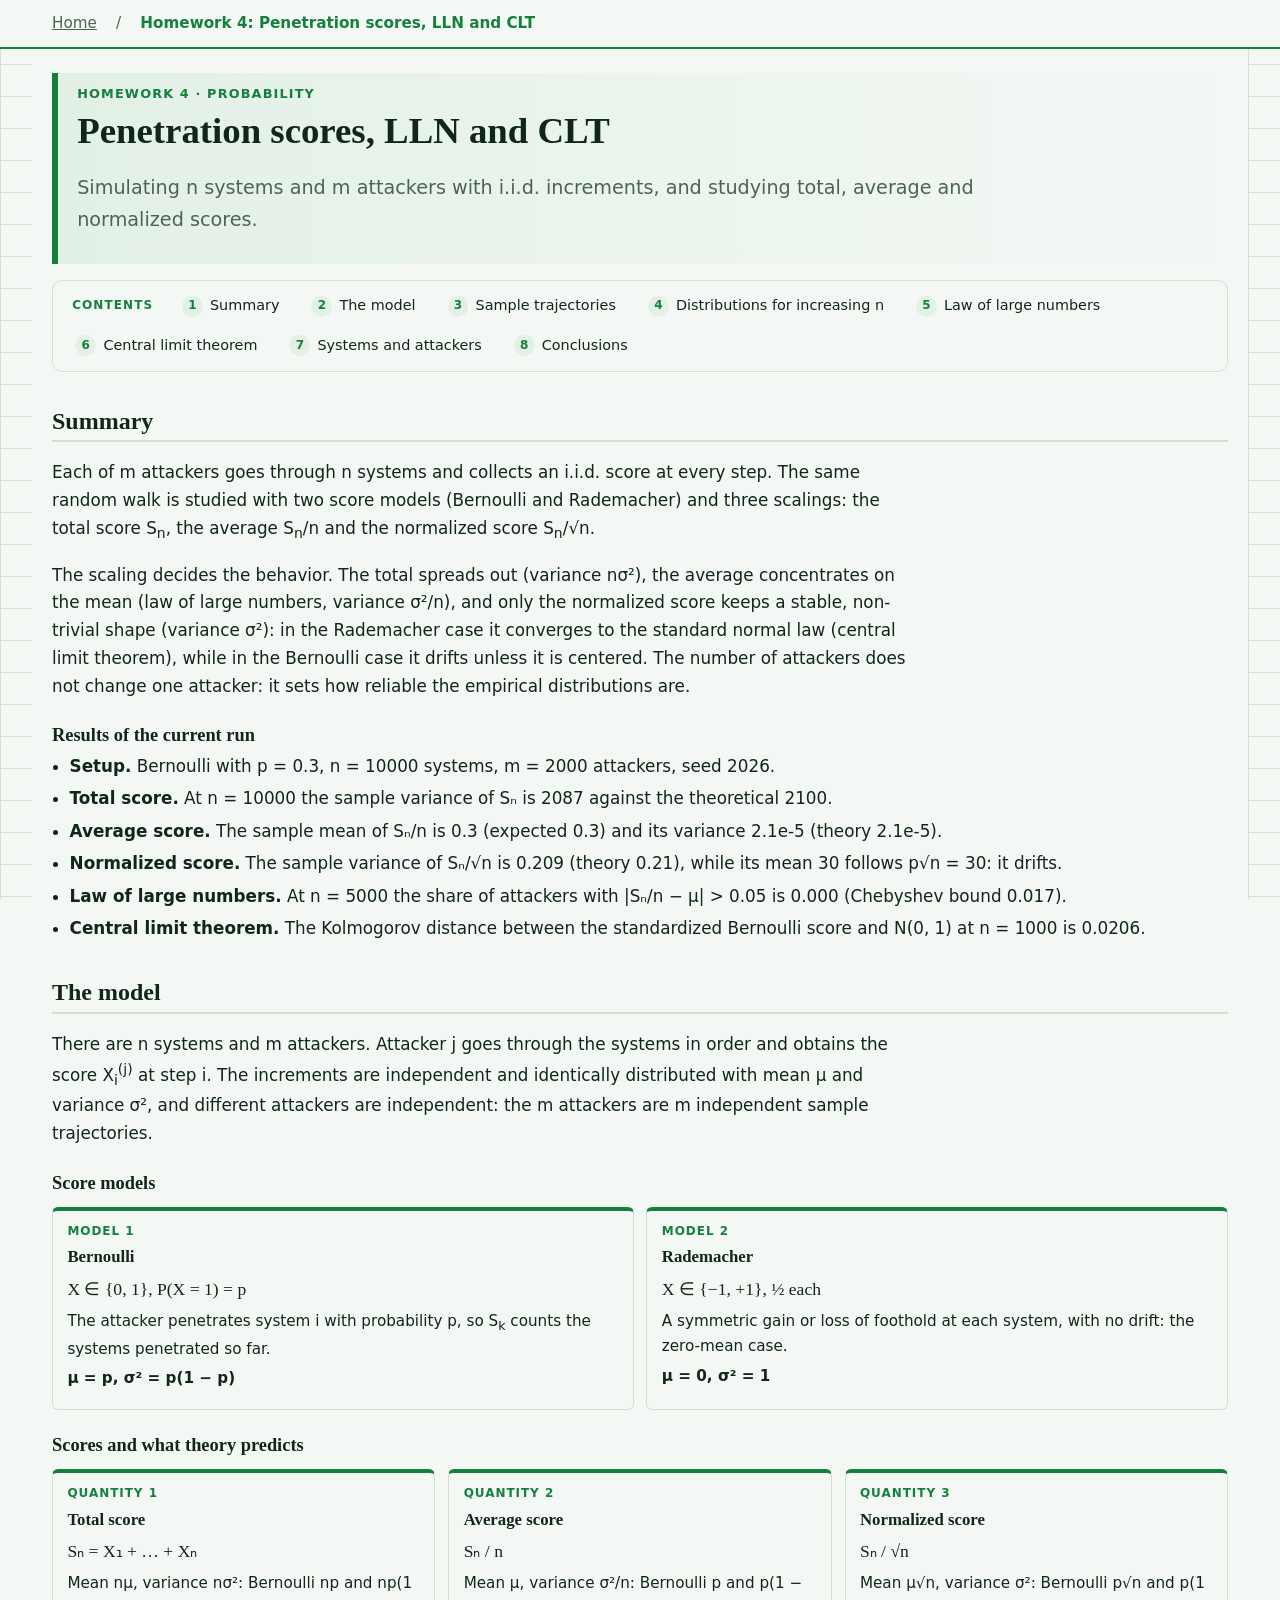
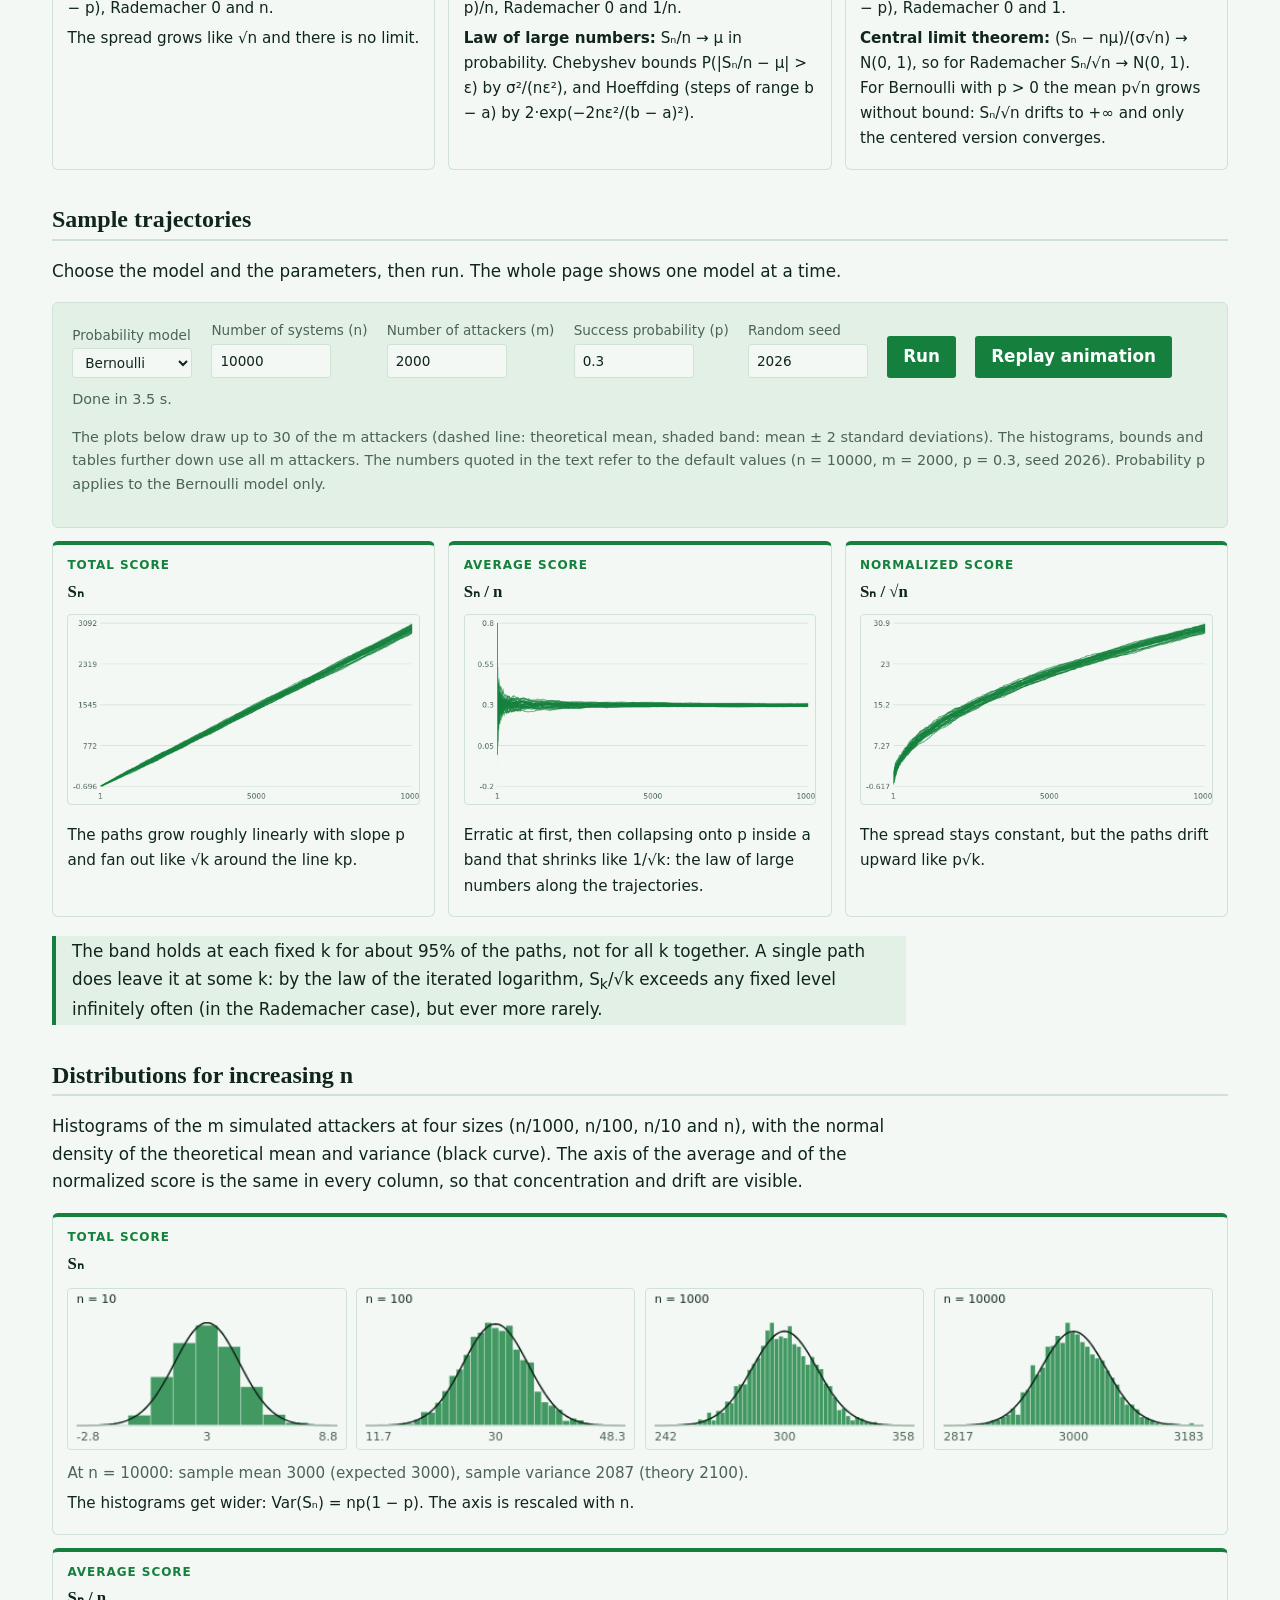
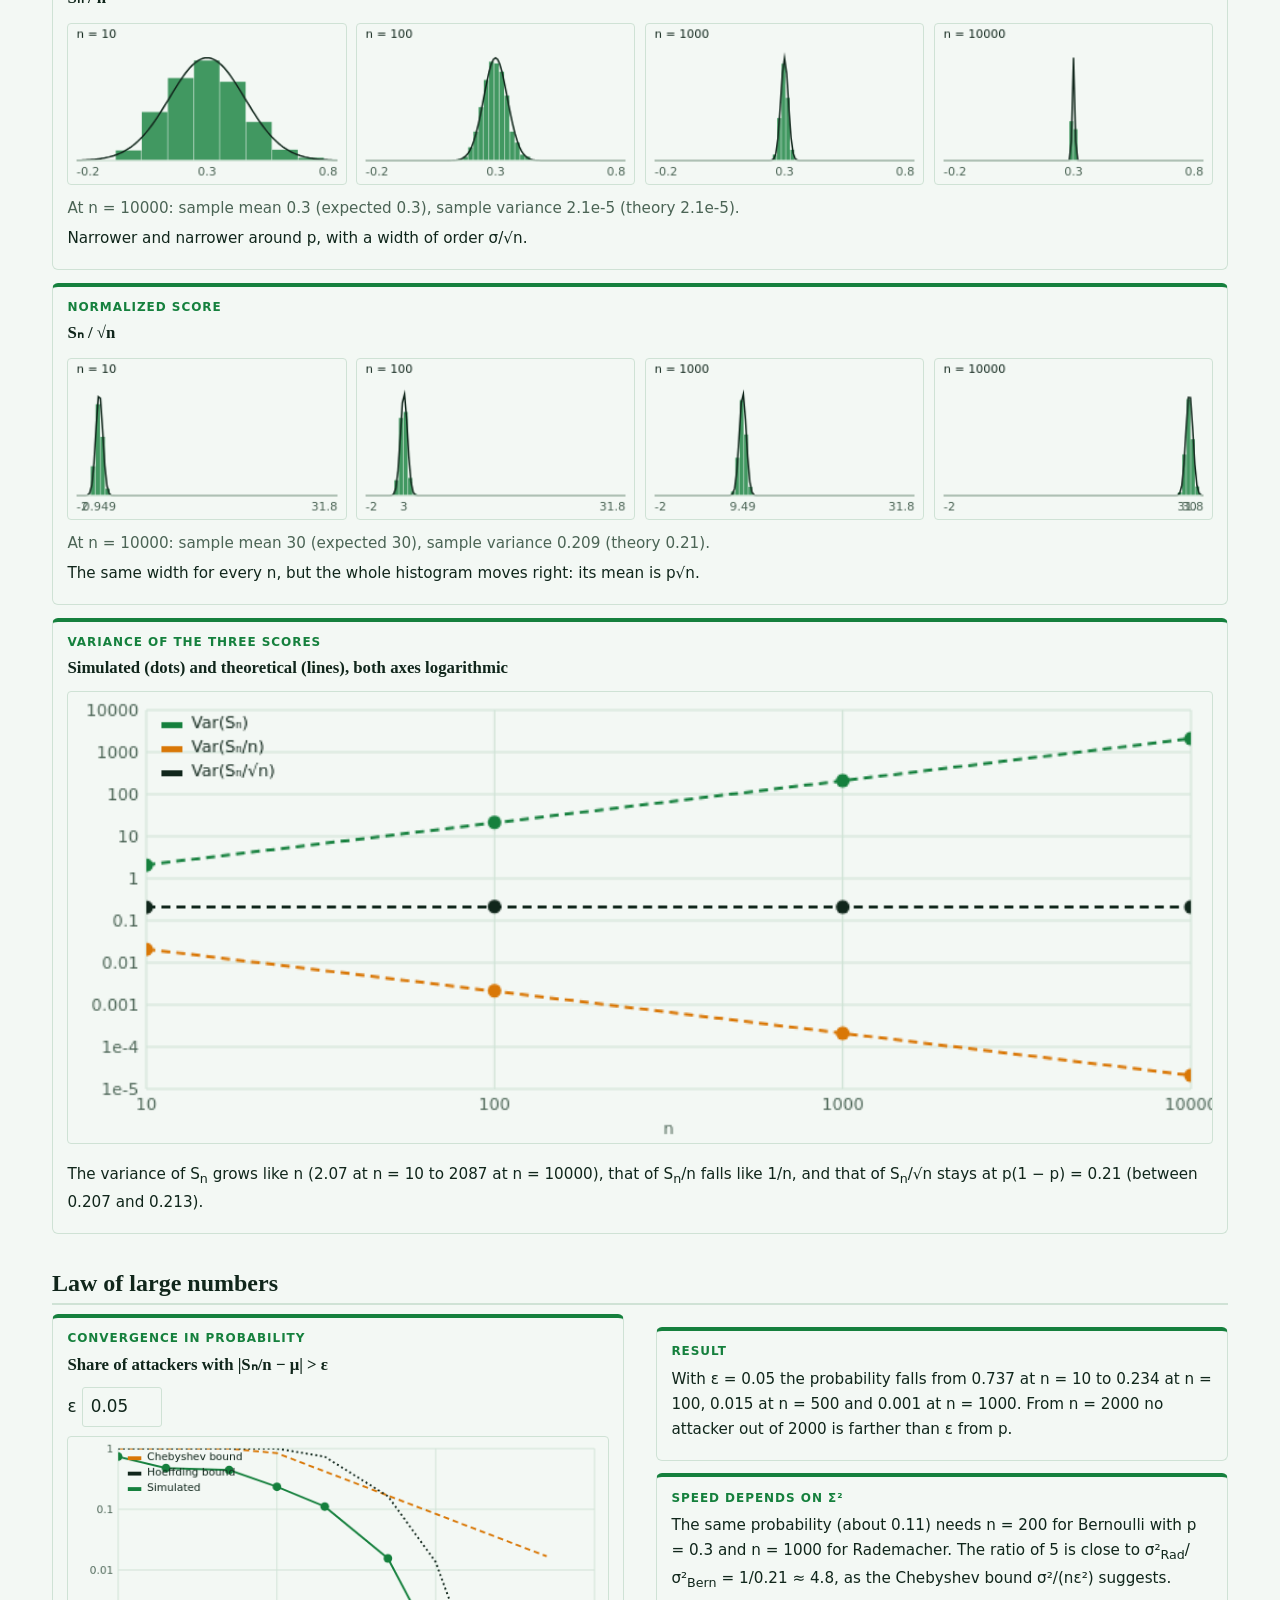
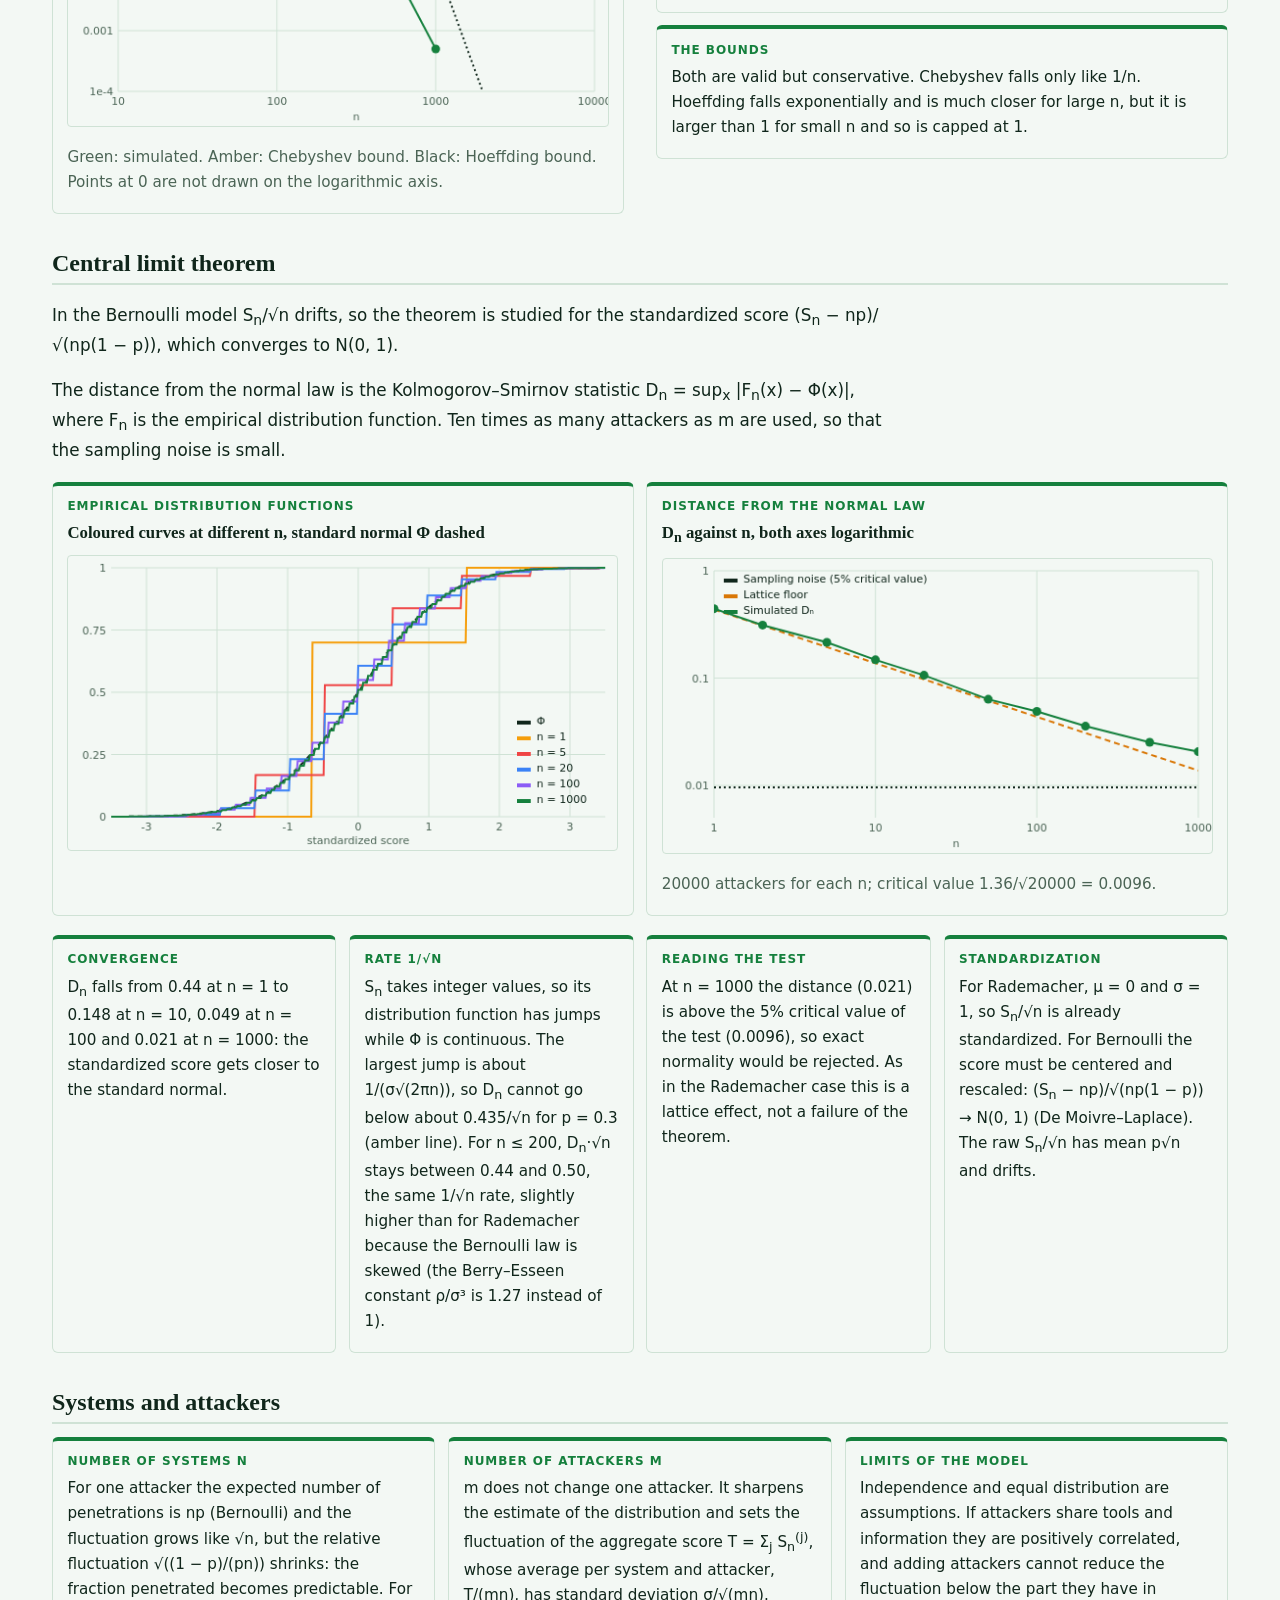
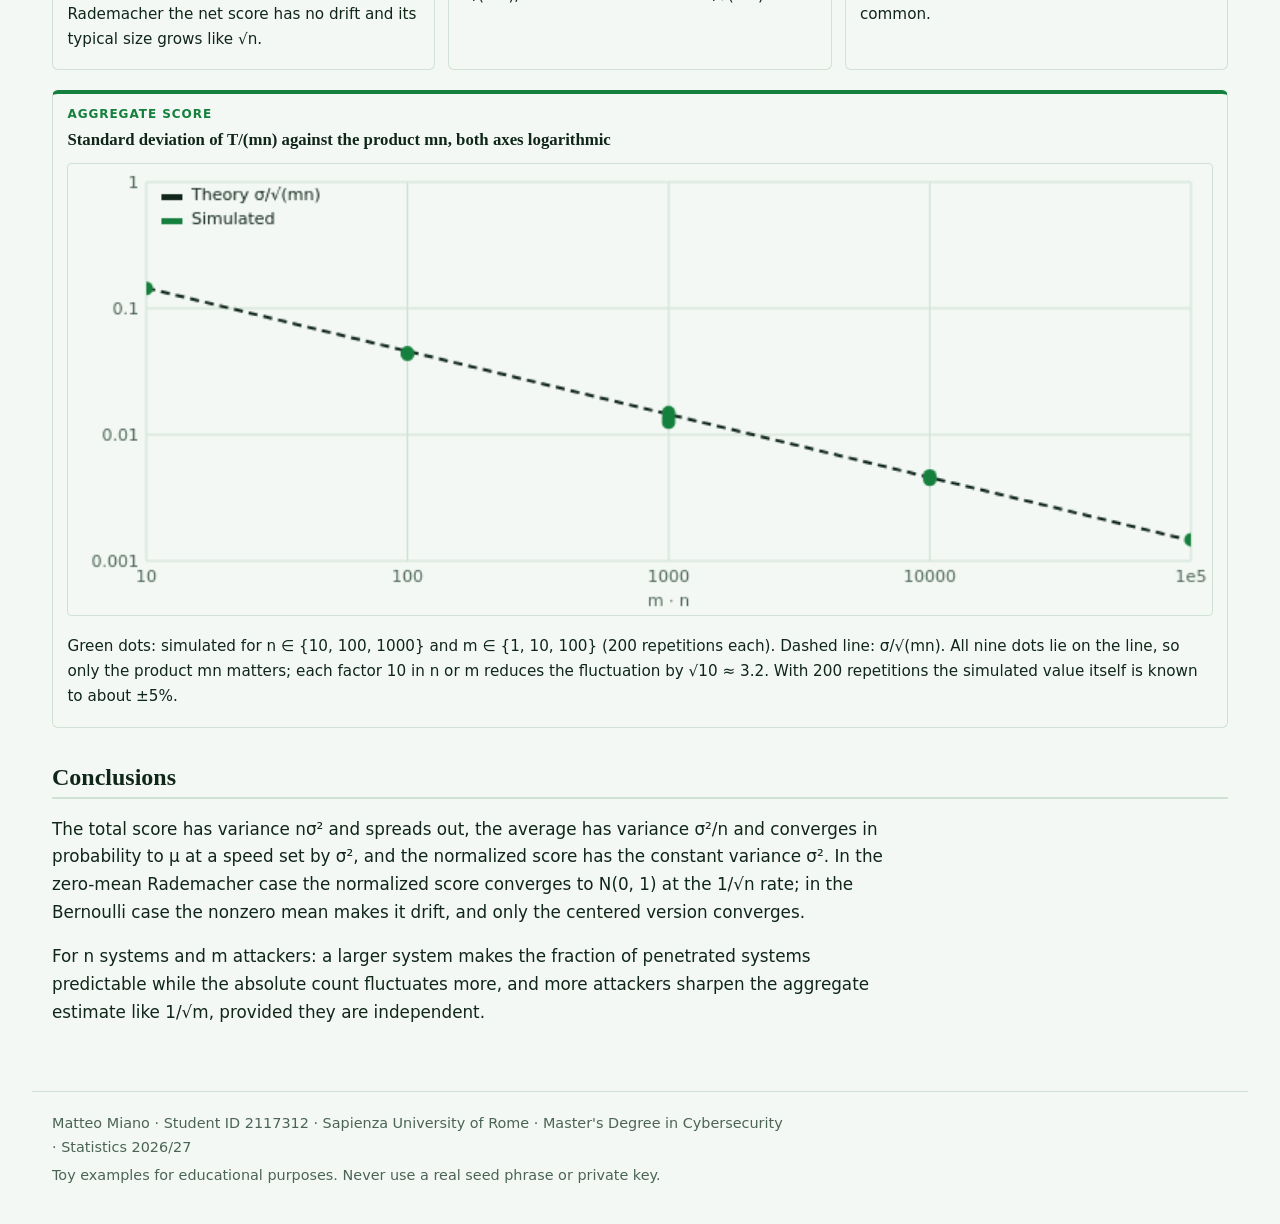
<file: homework-04/index.html>
<!DOCTYPE html>
<html lang="en">
<head>
<meta charset="utf-8">
<meta name="viewport" content="width=device-width, initial-scale=1">
<title>Homework 4: Penetration scores, LLN and CLT</title>
<link rel="stylesheet" href="../style.css">
</head>
<body>
<header class="site"><a href="../index.html">Home</a><span>/</span><span class="brand">Homework 4: Penetration scores, LLN and CLT</span></header>
<main data-model="bernoulli">
  <div class="hero small">
    <p class="eyebrow">Homework 4 · Probability</p>
    <h1>Penetration scores, LLN and CLT</h1>
    <p class="lead">Simulating n systems and m attackers with i.i.d. increments, and studying total, average and normalized scores.</p>
  </div>
  <nav class="toc" id="toc" aria-label="Contents"></nav>

  <section>
  <h2 id="summary">Summary</h2>
  <p>Each of m attackers goes through n systems and collects an i.i.d. score at every step. The same random walk is studied with two score models (Bernoulli and Rademacher) and three scalings: the total score S<sub>n</sub>, the average S<sub>n</sub>/n and the normalized score S<sub>n</sub>/√n.</p>
  <p>The scaling decides the behavior. The total spreads out (variance nσ²), the average concentrates on the mean (law of large numbers, variance σ²/n), and only the normalized score keeps a stable, non-trivial shape (variance σ²): in the Rademacher case it converges to the standard normal law (central limit theorem), while in the Bernoulli case it drifts unless it is centered. The number of attackers does not change one attacker: it sets how reliable the empirical distributions are.</p>
  <h3>Results of the current run</h3>
  <ul class="runlist" id="runSummary"><li>Computing…</li></ul>
  </section>

  <section>
  <h2 id="model">The model</h2>
  <p>There are n systems and m attackers. Attacker j goes through the systems in order and obtains the score X<sub>i</sub><sup>(j)</sup> at step i. The increments are independent and identically distributed with mean μ and variance σ², and different attackers are independent: the m attackers are m independent sample trajectories.</p>
  <h3>Score models</h3>
  <div class="kgrid k2">
    <div class="kcard"><span class="tag">Model 1</span><h4>Bernoulli</h4><p class="formula">X ∈ {0, 1}, P(X = 1) = p</p><p>The attacker penetrates system i with probability p, so S<sub>k</sub> counts the systems penetrated so far.</p><p><strong>μ = p, σ² = p(1 − p)</strong></p></div>
    <div class="kcard"><span class="tag">Model 2</span><h4>Rademacher</h4><p class="formula">X ∈ {−1, +1}, ½ each</p><p>A symmetric gain or loss of foothold at each system, with no drift: the zero-mean case.</p><p><strong>μ = 0, σ² = 1</strong></p></div>
  </div>
  <h3>Scores and what theory predicts</h3>
  <div class="kgrid">
    <div class="kcard"><span class="tag">Quantity 1</span><h4>Total score</h4><p class="formula">Sₙ = X₁ + … + Xₙ</p><p>Mean nμ, variance nσ²: Bernoulli np and np(1 − p), Rademacher 0 and n.</p><p>The spread grows like √n and there is no limit.</p></div>
    <div class="kcard"><span class="tag">Quantity 2</span><h4>Average score</h4><p class="formula">Sₙ / n</p><p>Mean μ, variance σ²/n: Bernoulli p and p(1 − p)/n, Rademacher 0 and 1/n.</p><p><strong>Law of large numbers:</strong> Sₙ/n → μ in probability. Chebyshev bounds P(|Sₙ/n − μ| &gt; ε) by σ²/(nε²), and Hoeffding (steps of range b − a) by 2·exp(−2nε²/(b − a)²).</p></div>
    <div class="kcard"><span class="tag">Quantity 3</span><h4>Normalized score</h4><p class="formula">Sₙ / √n</p><p>Mean μ√n, variance σ²: Bernoulli p√n and p(1 − p), Rademacher 0 and 1.</p><p><strong>Central limit theorem:</strong> (Sₙ − nμ)/(σ√n) → N(0, 1), so for Rademacher Sₙ/√n → N(0, 1). For Bernoulli with p &gt; 0 the mean p√n grows without bound: Sₙ/√n drifts to +∞ and only the centered version converges.</p></div>
  </div>
  </section>

  <section>
  <h2 id="trajectories">Sample trajectories</h2>
  <p>Choose the model and the parameters, then run. The whole page shows one model at a time.</p>
  <div class="panel">
    <div class="controls">
      <label>Probability model <select id="modelSel"><option value="bernoulli">Bernoulli</option><option value="rademacher">Rademacher</option></select></label>
      <label>Number of systems (n) <input id="n" type="number" value="10000" min="100" max="20000" step="100"></label>
      <label>Number of attackers (m) <input id="m" type="number" value="2000" min="10" max="5000" step="100"></label>
      <label>Success probability (p) <input id="p" type="number" value="0.3" min="0.05" max="0.95" step="0.05"></label>
      <label>Random seed <input id="seed" type="number" value="2026"></label>
      <button id="runBtn" type="button">Run</button>
      <button id="replay" type="button">Replay animation</button>
      <span id="runStatus" class="legend">Ready to simulate.</span>
    </div>
    <p class="legend">The plots below draw up to 30 of the m attackers (dashed line: theoretical mean, shaded band: mean ± 2 standard deviations). The histograms, bounds and tables further down use all m attackers. The numbers quoted in the text refer to the default values (n = 10000, m = 2000, p = 0.3, seed 2026). Probability p applies to the Bernoulli model only.</p>
  </div>
  <div class="kgrid">
    <div class="kcard"><span class="tag">Total score</span><h4>Sₙ</h4><canvas id="tr-total" width="520" height="280" aria-label="Total score trajectories"></canvas>
      <p class="only-b">The paths grow roughly linearly with slope p and fan out like √k around the line kp.</p>
      <p class="only-r">Symmetric random walks without drift, wandering inside about ±2√k.</p></div>
    <div class="kcard"><span class="tag">Average score</span><h4>Sₙ / n</h4><canvas id="tr-avg" width="520" height="280" aria-label="Average score trajectories"></canvas>
      <p class="only-b">Erratic at first, then collapsing onto p inside a band that shrinks like 1/√k: the law of large numbers along the trajectories.</p>
      <p class="only-r">Erratic at first, then collapsing onto 0 inside a band that shrinks like 1/√k.</p></div>
    <div class="kcard"><span class="tag">Normalized score</span><h4>Sₙ / √n</h4><canvas id="tr-norm" width="520" height="280" aria-label="Normalized score trajectories"></canvas>
      <p class="only-b">The spread stays constant, but the paths drift upward like p√k.</p>
      <p class="only-r">Oscillates around 0 with a constant standard deviation of 1.</p></div>
  </div>
  <p class="note">The band holds at each fixed k for about 95% of the paths, not for all k together. A single path does leave it at some k: by the law of the iterated logarithm, S<sub>k</sub>/√k exceeds any fixed level infinitely often (in the Rademacher case), but ever more rarely.</p>
  </section>

  <section>
  <h2 id="distributions">Distributions for increasing n</h2>
  <p>Histograms of the m simulated attackers at four sizes (n/1000, n/100, n/10 and n), with the normal density of the theoretical mean and variance (black curve). The axis of the average and of the normalized score is the same in every column, so that concentration and drift are visible.</p>
  <div class="kgrid k1">
    <div class="kcard"><span class="tag">Total score</span><h4>Sₙ</h4><div class="dgrid" id="dg-total"></div>
      <p class="stat" id="st-total"></p>
      <p class="only-b">The histograms get wider: Var(Sₙ) = np(1 − p). The axis is rescaled with n.</p>
      <p class="only-r">The histograms get wider: Var(Sₙ) = n. The axis is rescaled with n.</p></div>
    <div class="kcard"><span class="tag">Average score</span><h4>Sₙ / n</h4><div class="dgrid" id="dg-avg"></div>
      <p class="stat" id="st-avg"></p>
      <p class="only-b">Narrower and narrower around p, with a width of order σ/√n.</p>
      <p class="only-r">Narrower and narrower around 0, with a width of order 1/√n.</p></div>
    <div class="kcard"><span class="tag">Normalized score</span><h4>Sₙ / √n</h4><div class="dgrid" id="dg-norm"></div>
      <p class="stat" id="st-norm"></p>
      <p class="only-b">The same width for every n, but the whole histogram moves right: its mean is p√n.</p>
      <p class="only-r">The same width for every n, and the shape approaches the standard normal curve (the smallest n is still visibly discrete).</p></div>
    <div class="kcard"><span class="tag">Variance of the three scores</span><h4>Simulated (dots) and theoretical (lines), both axes logarithmic</h4><canvas id="d-var" width="760" height="300" aria-label="Variance of the three scores as a function of n"></canvas>
      <p class="only-b">The variance of S<sub>n</sub> grows like n (2.07 at n = 10 to 2087 at n = 10000), that of S<sub>n</sub>/n falls like 1/n, and that of S<sub>n</sub>/√n stays at p(1 − p) = 0.21 (between 0.207 and 0.213).</p>
      <p class="only-r">The variance of S<sub>n</sub> grows like n (9.9 at n = 10 to 10448 at n = 10000), that of S<sub>n</sub>/n falls like 1/n, and that of S<sub>n</sub>/√n stays near 1 (between 0.97 and 1.05). With m = 2000 attackers the sample variance has a standard error of about 3.2%, so these deviations are noise.</p></div>
  </div>
  </section>

  <section>
  <h2 id="law-of-large-numbers">Law of large numbers</h2>
  <div class="split">
    <div class="kcard"><span class="tag">Convergence in probability</span><h4>Share of attackers with |Sₙ/n − μ| &gt; ε</h4>
      <label>ε <input id="eps" type="number" value="0.05" min="0.01" max="0.5" step="0.01" style="width:5rem"></label>
      <canvas id="l-chart" width="560" height="300" aria-label="Probability of deviation from the mean as a function of n"></canvas>
      <p class="legend">Green: simulated. Amber: Chebyshev bound. Black: Hoeffding bound. Points at 0 are not drawn on the logarithmic axis.</p></div>
    <div class="kgrid k1">
      <div class="kcard"><span class="tag">Result</span>
        <p class="only-b">With ε = 0.05 the probability falls from 0.737 at n = 10 to 0.234 at n = 100, 0.015 at n = 500 and 0.001 at n = 1000. From n = 2000 no attacker out of 2000 is farther than ε from p.</p>
        <p class="only-r">With ε = 0.05 the probability falls from 0.617 at n = 100 to 0.114 at n = 1000, 0.023 at n = 2000 and 0.001 at n = 5000: it is slower than for Bernoulli because σ² is larger.</p></div>
      <div class="kcard"><span class="tag">Speed depends on σ²</span><p>The same probability (about 0.11) needs n = 200 for Bernoulli with p = 0.3 and n = 1000 for Rademacher. The ratio of 5 is close to σ²<sub>Rad</sub>/σ²<sub>Bern</sub> = 1/0.21 ≈ 4.8, as the Chebyshev bound σ²/(nε²) suggests.</p></div>
      <div class="kcard"><span class="tag">The bounds</span><p>Both are valid but conservative. Chebyshev falls only like 1/n. Hoeffding falls exponentially and is much closer for large n, but it is larger than 1 for small n and so is capped at 1.</p></div>
    </div>
  </div>
  </section>

  <section>
  <h2 id="central-limit-theorem">Central limit theorem</h2>
  <p class="only-r">In the Rademacher model μ = 0 and σ = 1, so the theorem says that S<sub>n</sub>/√n converges in distribution to N(0, 1).</p>
  <p class="only-b">In the Bernoulli model S<sub>n</sub>/√n drifts, so the theorem is studied for the standardized score (S<sub>n</sub> − np)/√(np(1 − p)), which converges to N(0, 1).</p>
  <p>The distance from the normal law is the Kolmogorov–Smirnov statistic D<sub>n</sub> = sup<sub>x</sub> |F<sub>n</sub>(x) − Φ(x)|, where F<sub>n</sub> is the empirical distribution function. Ten times as many attackers as m are used, so that the sampling noise is small.</p>
  <div class="kgrid k2">
    <div class="kcard"><span class="tag">Empirical distribution functions</span><h4>Coloured curves at different n, standard normal Φ dashed</h4>
      <canvas id="c-cdf" width="560" height="300" aria-label="Empirical distribution functions against the standard normal"></canvas></div>
    <div class="kcard"><span class="tag">Distance from the normal law</span><h4>D<sub>n</sub> against n, both axes logarithmic</h4>
      <canvas id="c-chart" width="560" height="300" aria-label="Kolmogorov-Smirnov distance as a function of n"></canvas>
      <p class="legend" id="c-info"></p></div>
  </div>
  <div class="kgrid">
    <div class="kcard"><span class="tag">Convergence</span>
      <p class="only-r">D<sub>n</sub> falls from 0.34 at n = 1 to 0.125 at n = 10, 0.040 at n = 100 and 0.017 at n = 1000: S<sub>n</sub>/√n gets closer to the standard normal.</p>
      <p class="only-b">D<sub>n</sub> falls from 0.44 at n = 1 to 0.148 at n = 10, 0.049 at n = 100 and 0.021 at n = 1000: the standardized score gets closer to the standard normal.</p></div>
    <div class="kcard"><span class="tag">Rate 1/√n</span>
      <p class="only-r">S<sub>n</sub> has the parity of n, so its distribution function has jumps while Φ is continuous. At the center the jump is about 0.8/√n, so D<sub>n</sub> cannot go below about 0.399/√n (amber line). For n ≤ 200, D<sub>n</sub>·√n stays between 0.34 and 0.44: the 1/√n rate of the Berry–Esseen bound is reached.</p>
      <p class="only-b">S<sub>n</sub> takes integer values, so its distribution function has jumps while Φ is continuous. The largest jump is about 1/(σ√(2πn)), so D<sub>n</sub> cannot go below about 0.435/√n for p = 0.3 (amber line). For n ≤ 200, D<sub>n</sub>·√n stays between 0.44 and 0.50, the same 1/√n rate, slightly higher than for Rademacher because the Bernoulli law is skewed (the Berry–Esseen constant ρ/σ³ is 1.27 instead of 1).</p></div>
    <div class="kcard"><span class="tag">Reading the test</span>
      <p class="only-r">At n = 1000 the distance (0.017) is above the 5% critical value of the test (0.0096), so exact normality would be rejected. This is only because S<sub>n</sub>/√n is discrete, not a failure of the theorem, which states convergence and not equality.</p>
      <p class="only-b">At n = 1000 the distance (0.021) is above the 5% critical value of the test (0.0096), so exact normality would be rejected. As in the Rademacher case this is a lattice effect, not a failure of the theorem.</p></div>
    <div class="kcard"><span class="tag">Standardization</span><p>For Rademacher, μ = 0 and σ = 1, so S<sub>n</sub>/√n is already standardized. For Bernoulli the score must be centered and rescaled: (S<sub>n</sub> − np)/√(np(1 − p)) → N(0, 1) (De Moivre–Laplace). The raw S<sub>n</sub>/√n has mean p√n and drifts.</p></div>
  </div>
  </section>

  <section>
  <h2 id="systems-and-attackers">Systems and attackers</h2>
  <div class="kgrid">
    <div class="kcard"><span class="tag">Number of systems n</span><p>For one attacker the expected number of penetrations is np (Bernoulli) and the fluctuation grows like √n, but the relative fluctuation √((1 − p)/(pn)) shrinks: the fraction penetrated becomes predictable. For Rademacher the net score has no drift and its typical size grows like √n.</p></div>
    <div class="kcard"><span class="tag">Number of attackers m</span><p>m does not change one attacker. It sharpens the estimate of the distribution and sets the fluctuation of the aggregate score T = Σ<sub>j</sub> S<sub>n</sub><sup>(j)</sup>, whose average per system and attacker, T/(mn), has standard deviation σ/√(mn).</p></div>
    <div class="kcard"><span class="tag">Limits of the model</span><p>Independence and equal distribution are assumptions. If attackers share tools and information they are positively correlated, and adding attackers cannot reduce the fluctuation below the part they have in common.</p></div>
  </div>
  <div class="kgrid k1">
    <div class="kcard"><span class="tag">Aggregate score</span><h4>Standard deviation of T/(mn) against the product mn, both axes logarithmic</h4>
      <canvas id="g-chart" width="760" height="300" aria-label="Standard deviation of the average aggregate score as a function of mn"></canvas>
      <p>Green dots: simulated for n ∈ {10, 100, 1000} and m ∈ {1, 10, 100} (200 repetitions each). Dashed line: σ/√(mn). All nine dots lie on the line, so only the product mn matters; each factor 10 in n or m reduces the fluctuation by √10 ≈ 3.2. With 200 repetitions the simulated value itself is known to about ±5%.</p></div>
  </div>
  </section>

  <section>
  <h2 id="conclusions">Conclusions</h2>
  <p>The total score has variance nσ² and spreads out, the average has variance σ²/n and converges in probability to μ at a speed set by σ², and the normalized score has the constant variance σ². In the zero-mean Rademacher case the normalized score converges to N(0, 1) at the 1/√n rate; in the Bernoulli case the nonzero mean makes it drift, and only the centered version converges.</p>
  <p>For n systems and m attackers: a larger system makes the fraction of penetrated systems predictable while the absolute count fluctuates more, and more attackers sharpen the aggregate estimate like 1/√m, provided they are independent.</p>
  </section>
</main>
<footer>
  <p>Matteo Miano · Student ID 2117312 · Sapienza University of Rome · Master's Degree in Cybersecurity · Statistics 2026/27</p>
  <p>Toy examples for educational purposes. Never use a real seed phrase or private key.</p>
</footer>
<script src="../site.js"></script>
<script src="../js/random.js"></script>
<script src="../js/stats.js"></script>
<script src="../js/format.js"></script>
<script src="../js/charts.js"></script>
<script src="sim.js"></script>
<script src="ui.js"></script>
</body>
</html>
</file>
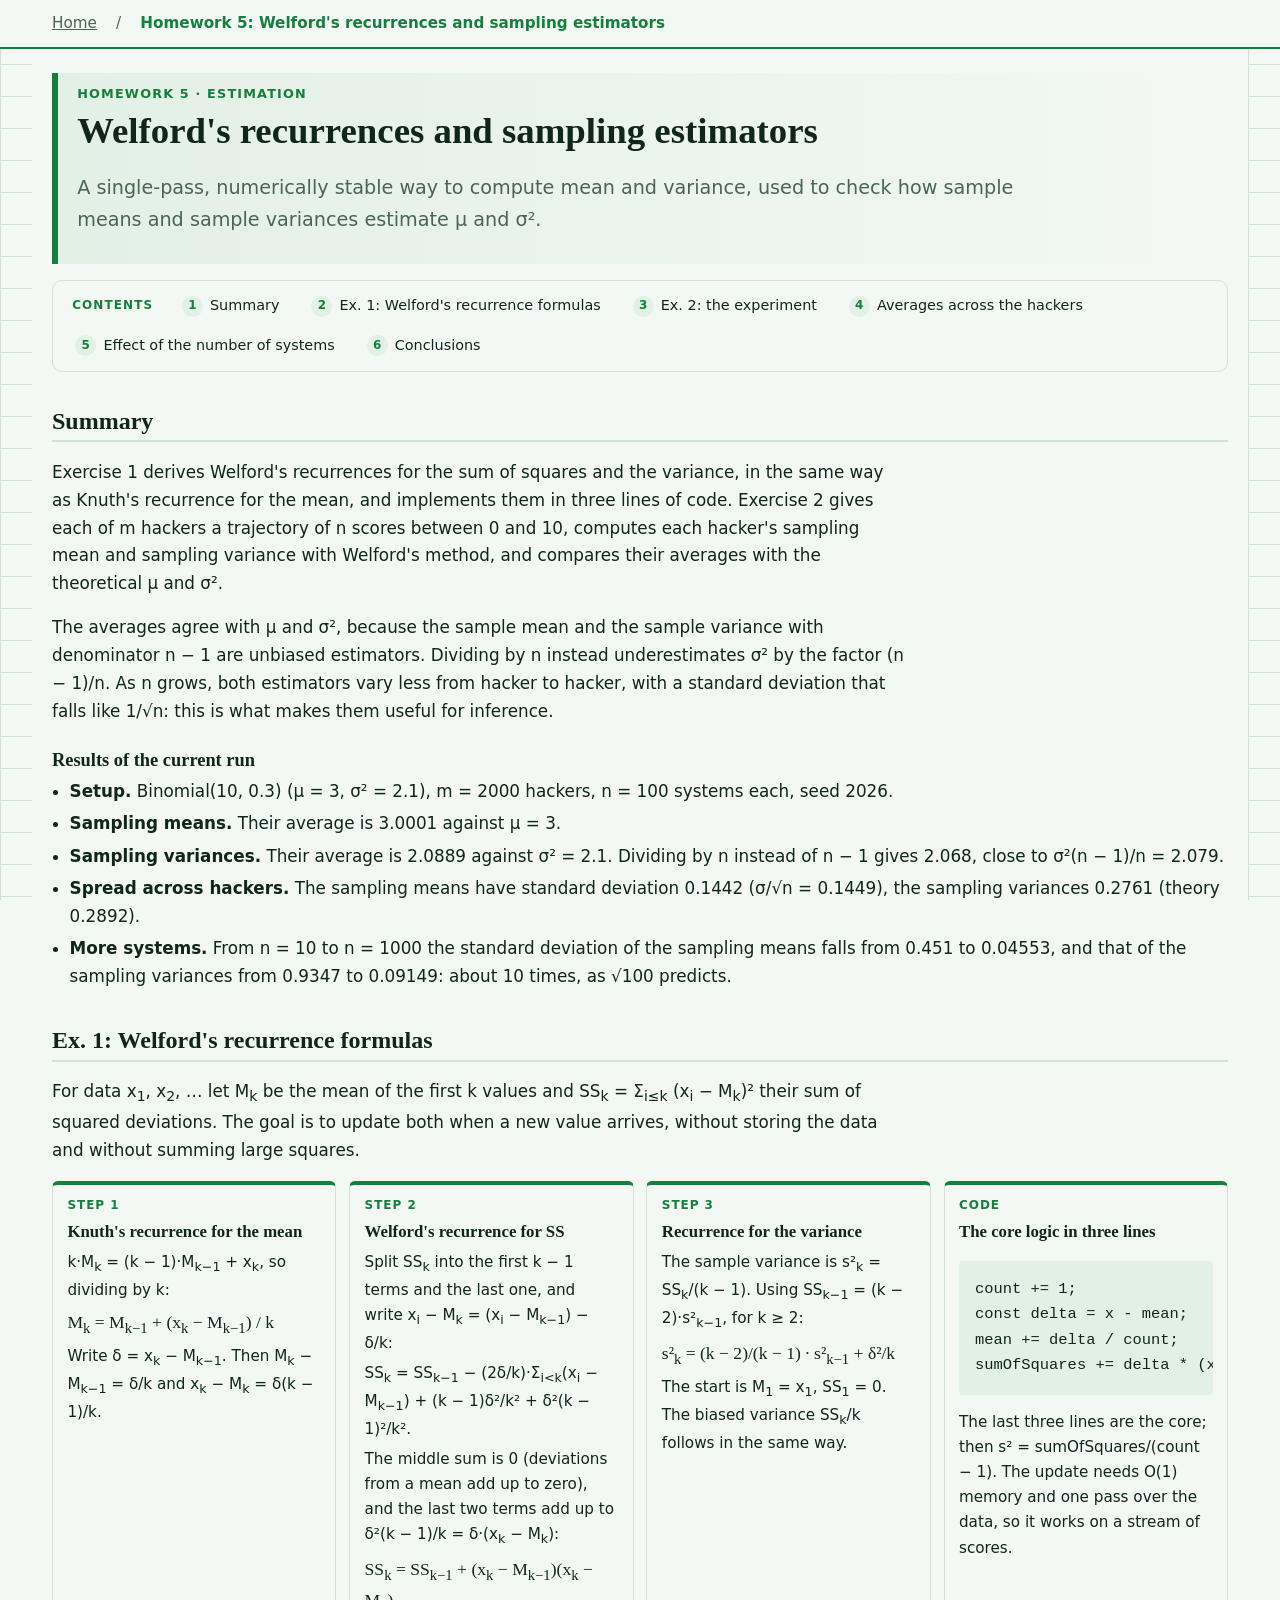
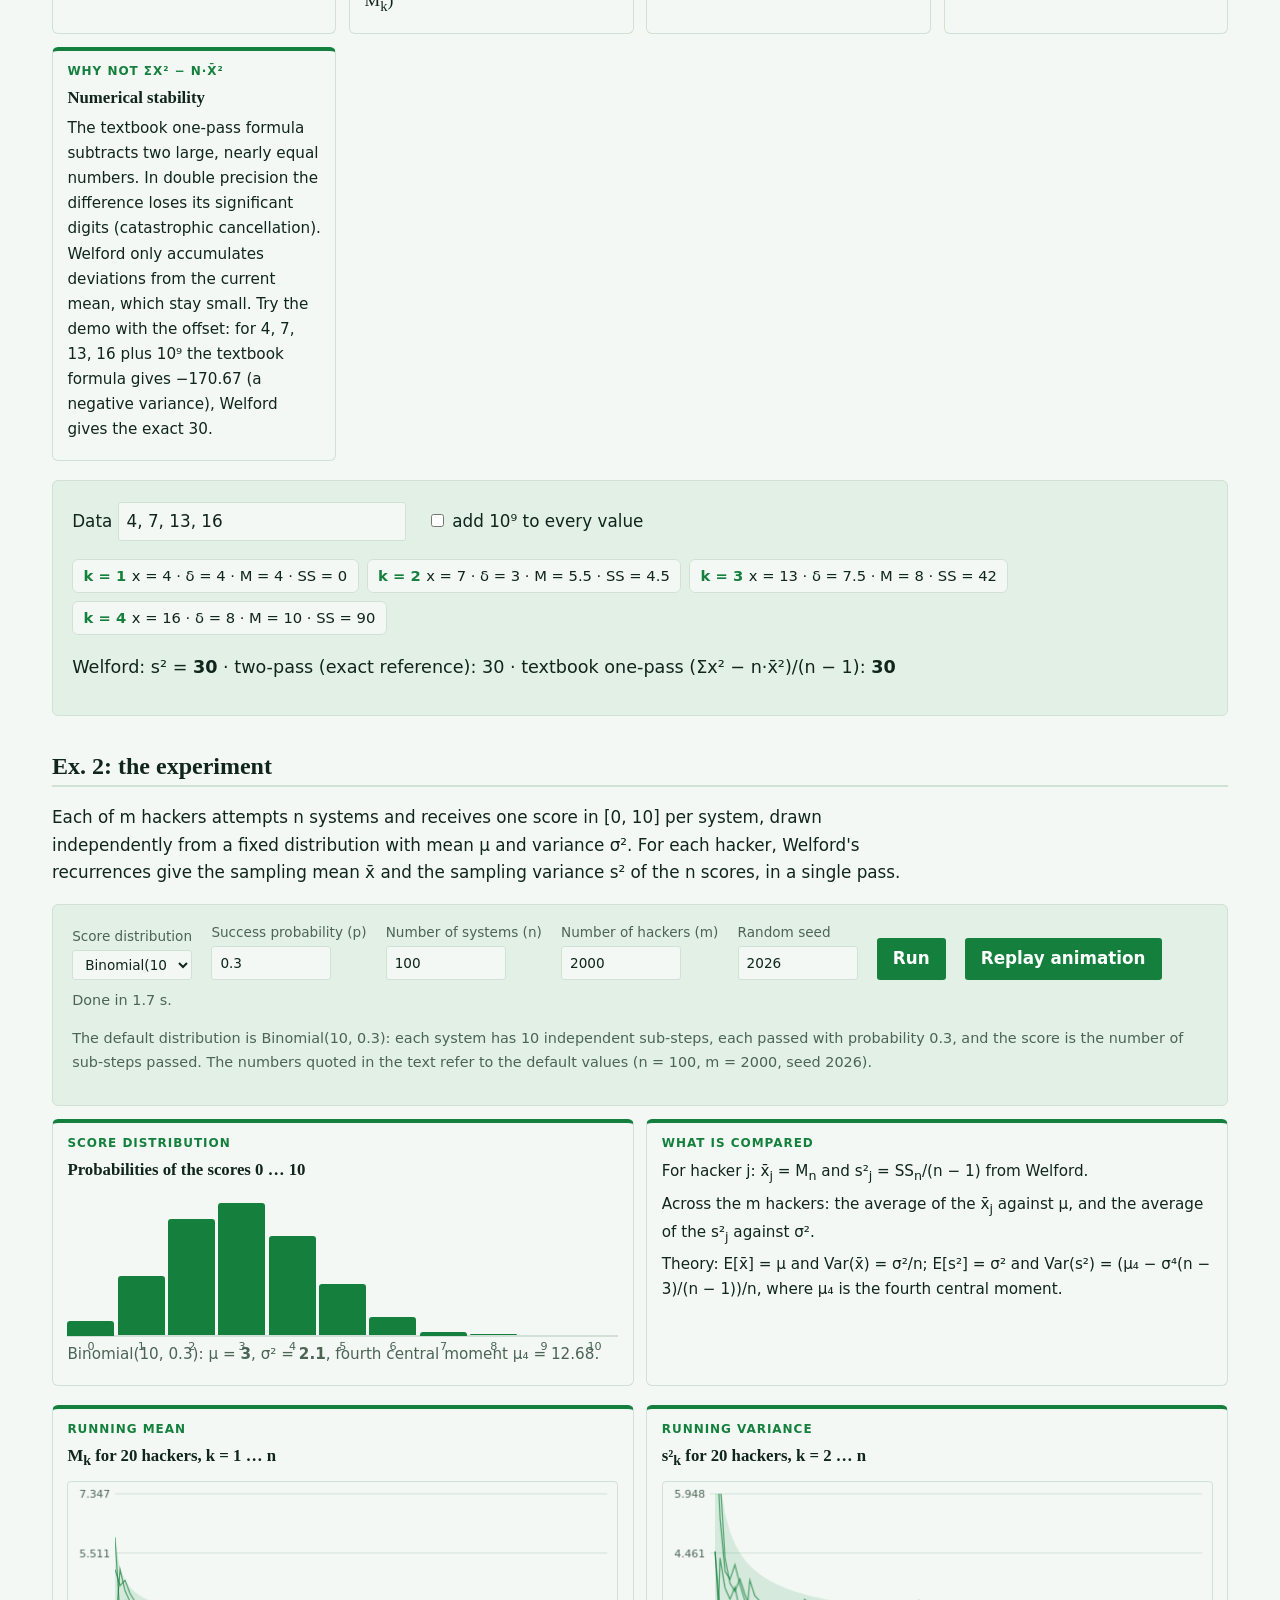
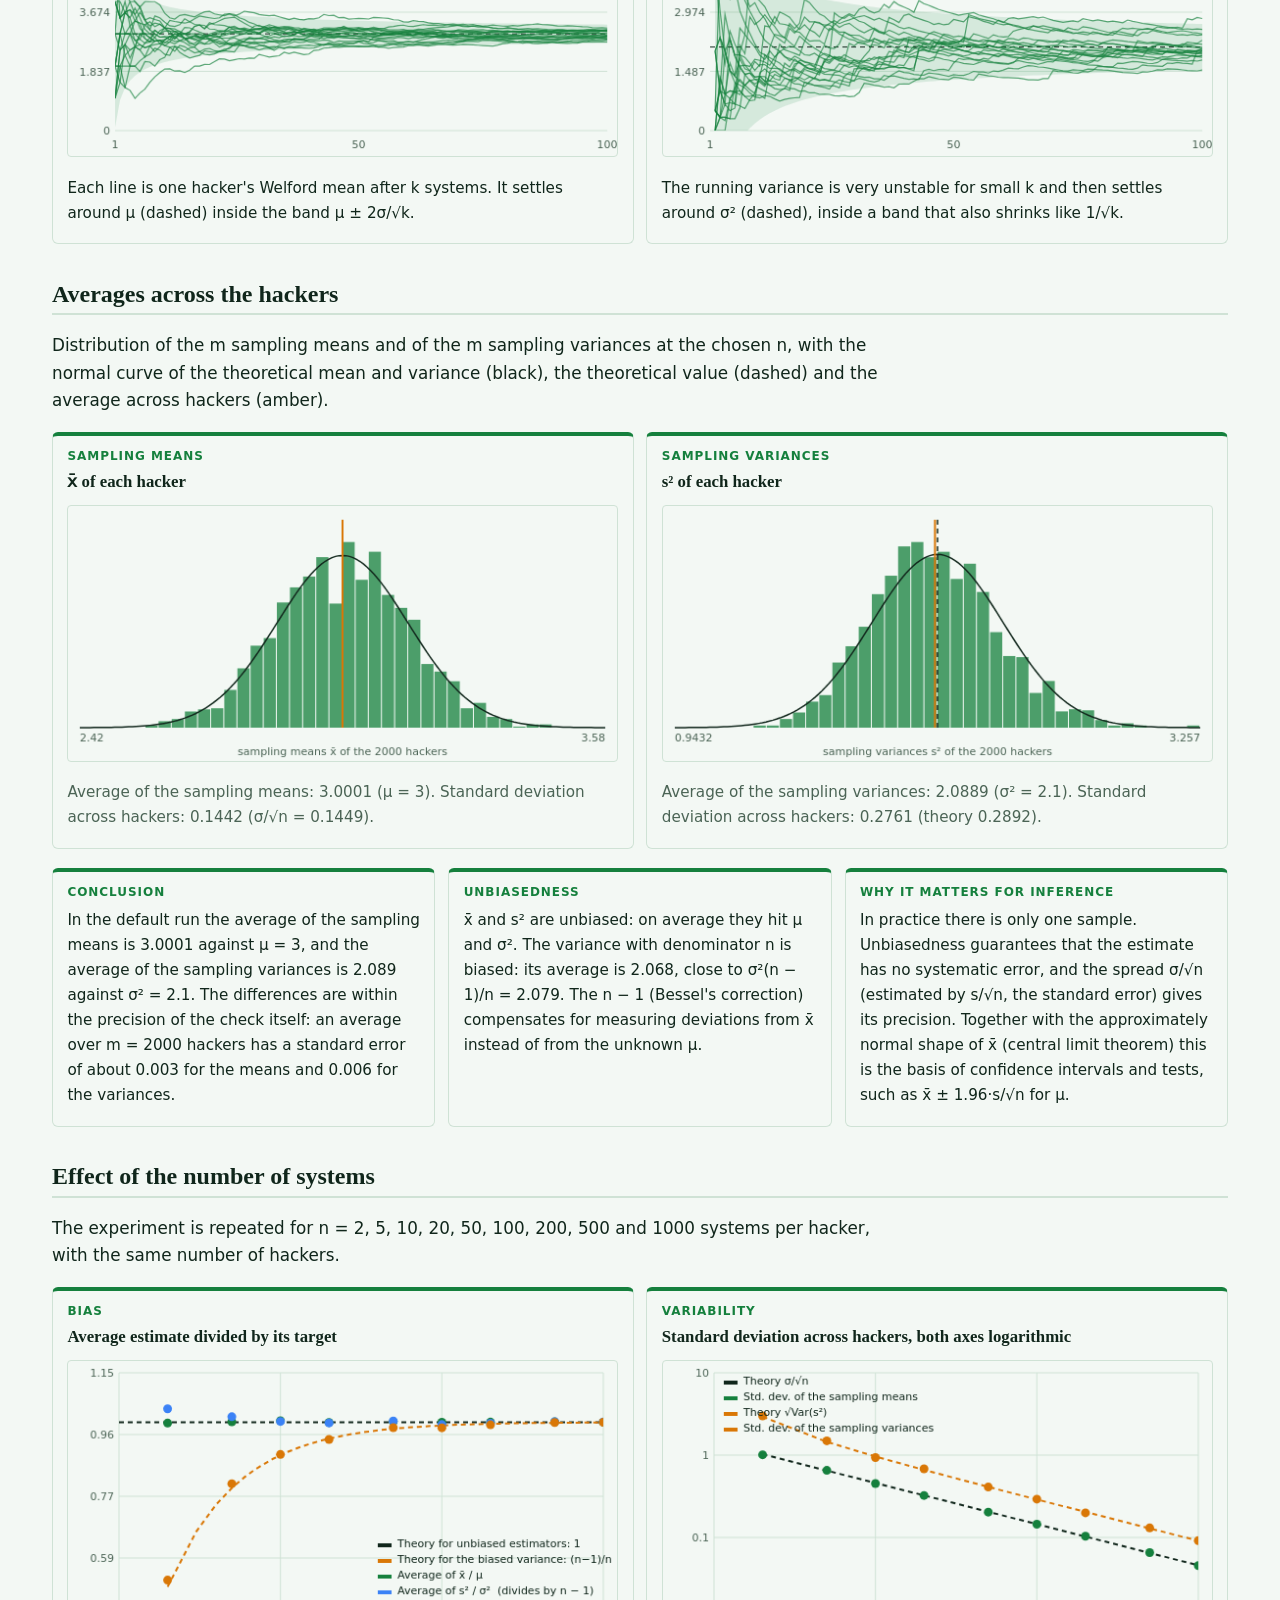
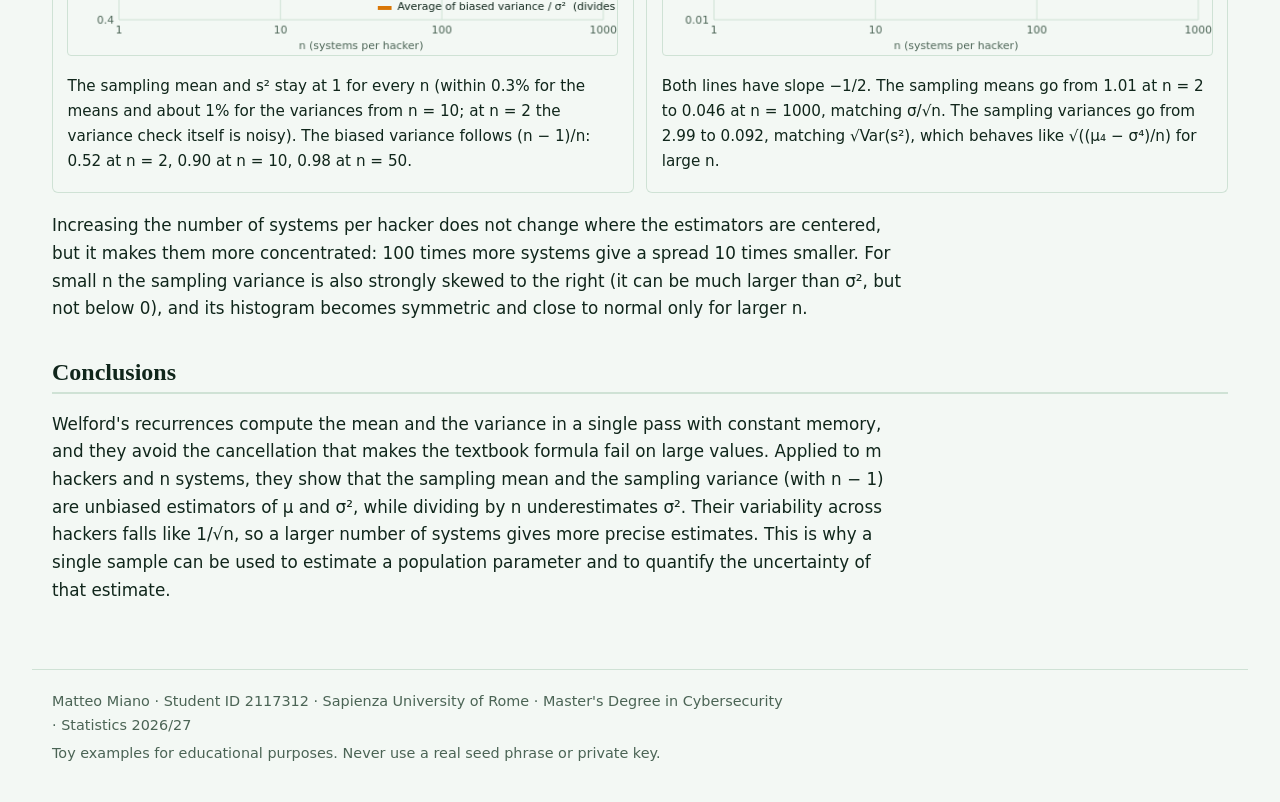
<file: homework-05/index.html>
<!DOCTYPE html>
<html lang="en">
<head>
<meta charset="utf-8">
<meta name="viewport" content="width=device-width, initial-scale=1">
<title>Homework 5: Welford's recurrences and sampling estimators</title>
<link rel="stylesheet" href="../style.css">
</head>
<body>
<header class="site"><a href="../index.html">Home</a><span>/</span><span class="brand">Homework 5: Welford's recurrences and sampling estimators</span></header>
<main>
  <div class="hero small">
    <p class="eyebrow">Homework 5 · Estimation</p>
    <h1>Welford's recurrences and sampling estimators</h1>
    <p class="lead">A single-pass, numerically stable way to compute mean and variance, used to check how sample means and sample variances estimate μ and σ².</p>
  </div>
  <nav class="toc" id="toc" aria-label="Contents"></nav>

  <section>
  <h2 id="summary">Summary</h2>
  <p>Exercise 1 derives Welford's recurrences for the sum of squares and the variance, in the same way as Knuth's recurrence for the mean, and implements them in three lines of code. Exercise 2 gives each of m hackers a trajectory of n scores between 0 and 10, computes each hacker's sampling mean and sampling variance with Welford's method, and compares their averages with the theoretical μ and σ².</p>
  <p>The averages agree with μ and σ², because the sample mean and the sample variance with denominator n − 1 are unbiased estimators. Dividing by n instead underestimates σ² by the factor (n − 1)/n. As n grows, both estimators vary less from hacker to hacker, with a standard deviation that falls like 1/√n: this is what makes them useful for inference.</p>
  <h3>Results of the current run</h3>
  <ul class="runlist" id="runSummary"><li>Computing…</li></ul>
  </section>

  <section>
  <h2 id="ex1">Ex. 1: Welford's recurrence formulas</h2>
  <p>For data x<sub>1</sub>, x<sub>2</sub>, … let M<sub>k</sub> be the mean of the first k values and SS<sub>k</sub> = Σ<sub>i≤k</sub> (x<sub>i</sub> − M<sub>k</sub>)² their sum of squared deviations. The goal is to update both when a new value arrives, without storing the data and without summing large squares.</p>
  <div class="kgrid">
    <div class="kcard"><span class="tag">Step 1</span><h4>Knuth's recurrence for the mean</h4>
      <p>k·M<sub>k</sub> = (k − 1)·M<sub>k−1</sub> + x<sub>k</sub>, so dividing by k:</p>
      <p class="formula">M<sub>k</sub> = M<sub>k−1</sub> + (x<sub>k</sub> − M<sub>k−1</sub>) / k</p>
      <p>Write δ = x<sub>k</sub> − M<sub>k−1</sub>. Then M<sub>k</sub> − M<sub>k−1</sub> = δ/k and x<sub>k</sub> − M<sub>k</sub> = δ(k − 1)/k.</p></div>
    <div class="kcard"><span class="tag">Step 2</span><h4>Welford's recurrence for SS</h4>
      <p>Split SS<sub>k</sub> into the first k − 1 terms and the last one, and write x<sub>i</sub> − M<sub>k</sub> = (x<sub>i</sub> − M<sub>k−1</sub>) − δ/k:</p>
      <p>SS<sub>k</sub> = SS<sub>k−1</sub> − (2δ/k)·Σ<sub>i&lt;k</sub>(x<sub>i</sub> − M<sub>k−1</sub>) + (k − 1)δ²/k² + δ²(k − 1)²/k².</p>
      <p>The middle sum is 0 (deviations from a mean add up to zero), and the last two terms add up to δ²(k − 1)/k = δ·(x<sub>k</sub> − M<sub>k</sub>):</p>
      <p class="formula">SS<sub>k</sub> = SS<sub>k−1</sub> + (x<sub>k</sub> − M<sub>k−1</sub>)(x<sub>k</sub> − M<sub>k</sub>)</p></div>
    <div class="kcard"><span class="tag">Step 3</span><h4>Recurrence for the variance</h4>
      <p>The sample variance is s²<sub>k</sub> = SS<sub>k</sub>/(k − 1). Using SS<sub>k−1</sub> = (k − 2)·s²<sub>k−1</sub>, for k ≥ 2:</p>
      <p class="formula">s²<sub>k</sub> = (k − 2)/(k − 1) · s²<sub>k−1</sub> + δ²/k</p>
      <p>The start is M<sub>1</sub> = x<sub>1</sub>, SS<sub>1</sub> = 0. The biased variance SS<sub>k</sub>/k follows in the same way.</p></div>
    <div class="kcard"><span class="tag">Code</span><h4>The core logic in three lines</h4>
      <pre>count += 1;
const delta = x - mean;           // δ with the old mean
mean += delta / count;            // Knuth
sumOfSquares += delta * (x - mean); // Welford</pre>
      <p>The last three lines are the core; then s² = sumOfSquares/(count − 1). The update needs O(1) memory and one pass over the data, so it works on a stream of scores.</p></div>
    <div class="kcard"><span class="tag">Why not Σx² − n·x̄²</span><h4>Numerical stability</h4>
      <p>The textbook one-pass formula subtracts two large, nearly equal numbers. In double precision the difference loses its significant digits (catastrophic cancellation). Welford only accumulates deviations from the current mean, which stay small. Try the demo with the offset: for 4, 7, 13, 16 plus 10⁹ the textbook formula gives −170.67 (a negative variance), Welford gives the exact 30.</p></div>
  </div>
  <div class="panel">
    <label>Data <input id="w-data" type="text" value="4, 7, 13, 16" style="width:18rem;max-width:100%"></label>
    <label><input id="w-offset" type="checkbox" style="width:auto"> add 10⁹ to every value</label>
    <ul class="chips" id="w-steps"></ul>
    <p class="result" id="w-compare"></p>
  </div>
  </section>

  <section>
  <h2 id="ex2">Ex. 2: the experiment</h2>
  <p>Each of m hackers attempts n systems and receives one score in [0, 10] per system, drawn independently from a fixed distribution with mean μ and variance σ². For each hacker, Welford's recurrences give the sampling mean x̄ and the sampling variance s² of the n scores, in a single pass.</p>
  <div class="panel">
    <div class="controls">
      <label>Score distribution <select id="dist"><option value="binomial">Binomial(10, p)</option><option value="uniform">Discrete uniform 0–10</option><option value="beta">10 · Beta(2, 5)</option></select></label>
      <label>Success probability (p) <input id="p" type="number" value="0.3" min="0.05" max="0.95" step="0.05"></label>
      <label>Number of systems (n) <input id="n" type="number" value="100" min="2" max="5000"></label>
      <label>Number of hackers (m) <input id="m" type="number" value="2000" min="10" max="5000" step="100"></label>
      <label>Random seed <input id="seed" type="number" value="2026"></label>
      <button id="runBtn" type="button">Run</button>
      <button id="replay" type="button">Replay animation</button>
      <span id="runStatus" class="legend">Ready to simulate.</span>
    </div>
    <p class="legend">The default distribution is Binomial(10, 0.3): each system has 10 independent sub-steps, each passed with probability 0.3, and the score is the number of sub-steps passed. The numbers quoted in the text refer to the default values (n = 100, m = 2000, seed 2026).</p>
  </div>
  <div class="kgrid k2">
    <div class="kcard"><span class="tag">Score distribution</span><h4>Probabilities of the scores 0 … 10</h4><div id="dist-chart"></div><p id="dist-info" class="stat"></p></div>
    <div class="kcard"><span class="tag">What is compared</span>
      <p>For hacker j: x̄<sub>j</sub> = M<sub>n</sub> and s²<sub>j</sub> = SS<sub>n</sub>/(n − 1) from Welford.</p>
      <p>Across the m hackers: the average of the x̄<sub>j</sub> against μ, and the average of the s²<sub>j</sub> against σ².</p>
      <p>Theory: E[x̄] = μ and Var(x̄) = σ²/n; E[s²] = σ² and Var(s²) = (μ₄ − σ⁴(n − 3)/(n − 1))/n, where μ₄ is the fourth central moment.</p></div>
  </div>
  <div class="kgrid k2">
    <div class="kcard"><span class="tag">Running mean</span><h4>M<sub>k</sub> for 20 hackers, k = 1 … n</h4><canvas id="run-mean" width="560" height="280" aria-label="Running sample mean of 20 hackers"></canvas>
      <p>Each line is one hacker's Welford mean after k systems. It settles around μ (dashed) inside the band μ ± 2σ/√k.</p></div>
    <div class="kcard"><span class="tag">Running variance</span><h4>s²<sub>k</sub> for 20 hackers, k = 2 … n</h4><canvas id="run-var" width="560" height="280" aria-label="Running sample variance of 20 hackers"></canvas>
      <p>The running variance is very unstable for small k and then settles around σ² (dashed), inside a band that also shrinks like 1/√k.</p></div>
  </div>
  </section>

  <section>
  <h2 id="averages">Averages across the hackers</h2>
  <p>Distribution of the m sampling means and of the m sampling variances at the chosen n, with the normal curve of the theoretical mean and variance (black), the theoretical value (dashed) and the average across hackers (amber).</p>
  <div class="kgrid k2">
    <div class="kcard"><span class="tag">Sampling means</span><h4>x̄ of each hacker</h4><canvas id="h-mean" width="560" height="260" aria-label="Histogram of sampling means"></canvas><p class="stat" id="st-mean"></p></div>
    <div class="kcard"><span class="tag">Sampling variances</span><h4>s² of each hacker</h4><canvas id="h-var" width="560" height="260" aria-label="Histogram of sampling variances"></canvas><p class="stat" id="st-var"></p></div>
  </div>
  <div class="kgrid">
    <div class="kcard"><span class="tag">Conclusion</span><p>In the default run the average of the sampling means is 3.0001 against μ = 3, and the average of the sampling variances is 2.089 against σ² = 2.1. The differences are within the precision of the check itself: an average over m = 2000 hackers has a standard error of about 0.003 for the means and 0.006 for the variances.</p></div>
    <div class="kcard"><span class="tag">Unbiasedness</span><p>x̄ and s² are unbiased: on average they hit μ and σ². The variance with denominator n is biased: its average is 2.068, close to σ²(n − 1)/n = 2.079. The n − 1 (Bessel's correction) compensates for measuring deviations from x̄ instead of from the unknown μ.</p></div>
    <div class="kcard"><span class="tag">Why it matters for inference</span><p>In practice there is only one sample. Unbiasedness guarantees that the estimate has no systematic error, and the spread σ/√n (estimated by s/√n, the standard error) gives its precision. Together with the approximately normal shape of x̄ (central limit theorem) this is the basis of confidence intervals and tests, such as x̄ ± 1.96·s/√n for μ.</p></div>
  </div>
  </section>

  <section>
  <h2 id="more-systems">Effect of the number of systems</h2>
  <p>The experiment is repeated for n = 2, 5, 10, 20, 50, 100, 200, 500 and 1000 systems per hacker, with the same number of hackers.</p>
  <div class="kgrid k2">
    <div class="kcard"><span class="tag">Bias</span><h4>Average estimate divided by its target</h4><canvas id="n-bias" width="560" height="300" aria-label="Average estimates divided by the theoretical values as a function of n"></canvas>
      <p>The sampling mean and s² stay at 1 for every n (within 0.3% for the means and about 1% for the variances from n = 10; at n = 2 the variance check itself is noisy). The biased variance follows (n − 1)/n: 0.52 at n = 2, 0.90 at n = 10, 0.98 at n = 50.</p></div>
    <div class="kcard"><span class="tag">Variability</span><h4>Standard deviation across hackers, both axes logarithmic</h4><canvas id="n-sd" width="560" height="300" aria-label="Standard deviation of the estimators as a function of n"></canvas>
      <p>Both lines have slope −1/2. The sampling means go from 1.01 at n = 2 to 0.046 at n = 1000, matching σ/√n. The sampling variances go from 2.99 to 0.092, matching √Var(s²), which behaves like √((μ₄ − σ⁴)/n) for large n.</p></div>
  </div>
  <p>Increasing the number of systems per hacker does not change where the estimators are centered, but it makes them more concentrated: 100 times more systems give a spread 10 times smaller. For small n the sampling variance is also strongly skewed to the right (it can be much larger than σ², but not below 0), and its histogram becomes symmetric and close to normal only for larger n.</p>
  </section>

  <section>
  <h2 id="conclusions">Conclusions</h2>
  <p>Welford's recurrences compute the mean and the variance in a single pass with constant memory, and they avoid the cancellation that makes the textbook formula fail on large values. Applied to m hackers and n systems, they show that the sampling mean and the sampling variance (with n − 1) are unbiased estimators of μ and σ², while dividing by n underestimates σ². Their variability across hackers falls like 1/√n, so a larger number of systems gives more precise estimates. This is why a single sample can be used to estimate a population parameter and to quantify the uncertainty of that estimate.</p>
  </section>
</main>
<footer>
  <p>Matteo Miano · Student ID 2117312 · Sapienza University of Rome · Master's Degree in Cybersecurity · Statistics 2026/27</p>
  <p>Toy examples for educational purposes. Never use a real seed phrase or private key.</p>
</footer>
<script src="../site.js"></script>
<script src="../js/random.js"></script>
<script src="../js/stats.js"></script>
<script src="../js/format.js"></script>
<script src="../js/charts.js"></script>
<script src="welford.js"></script>
<script src="scores.js"></script>
<script src="ui.js"></script>
</body>
</html>
</file>
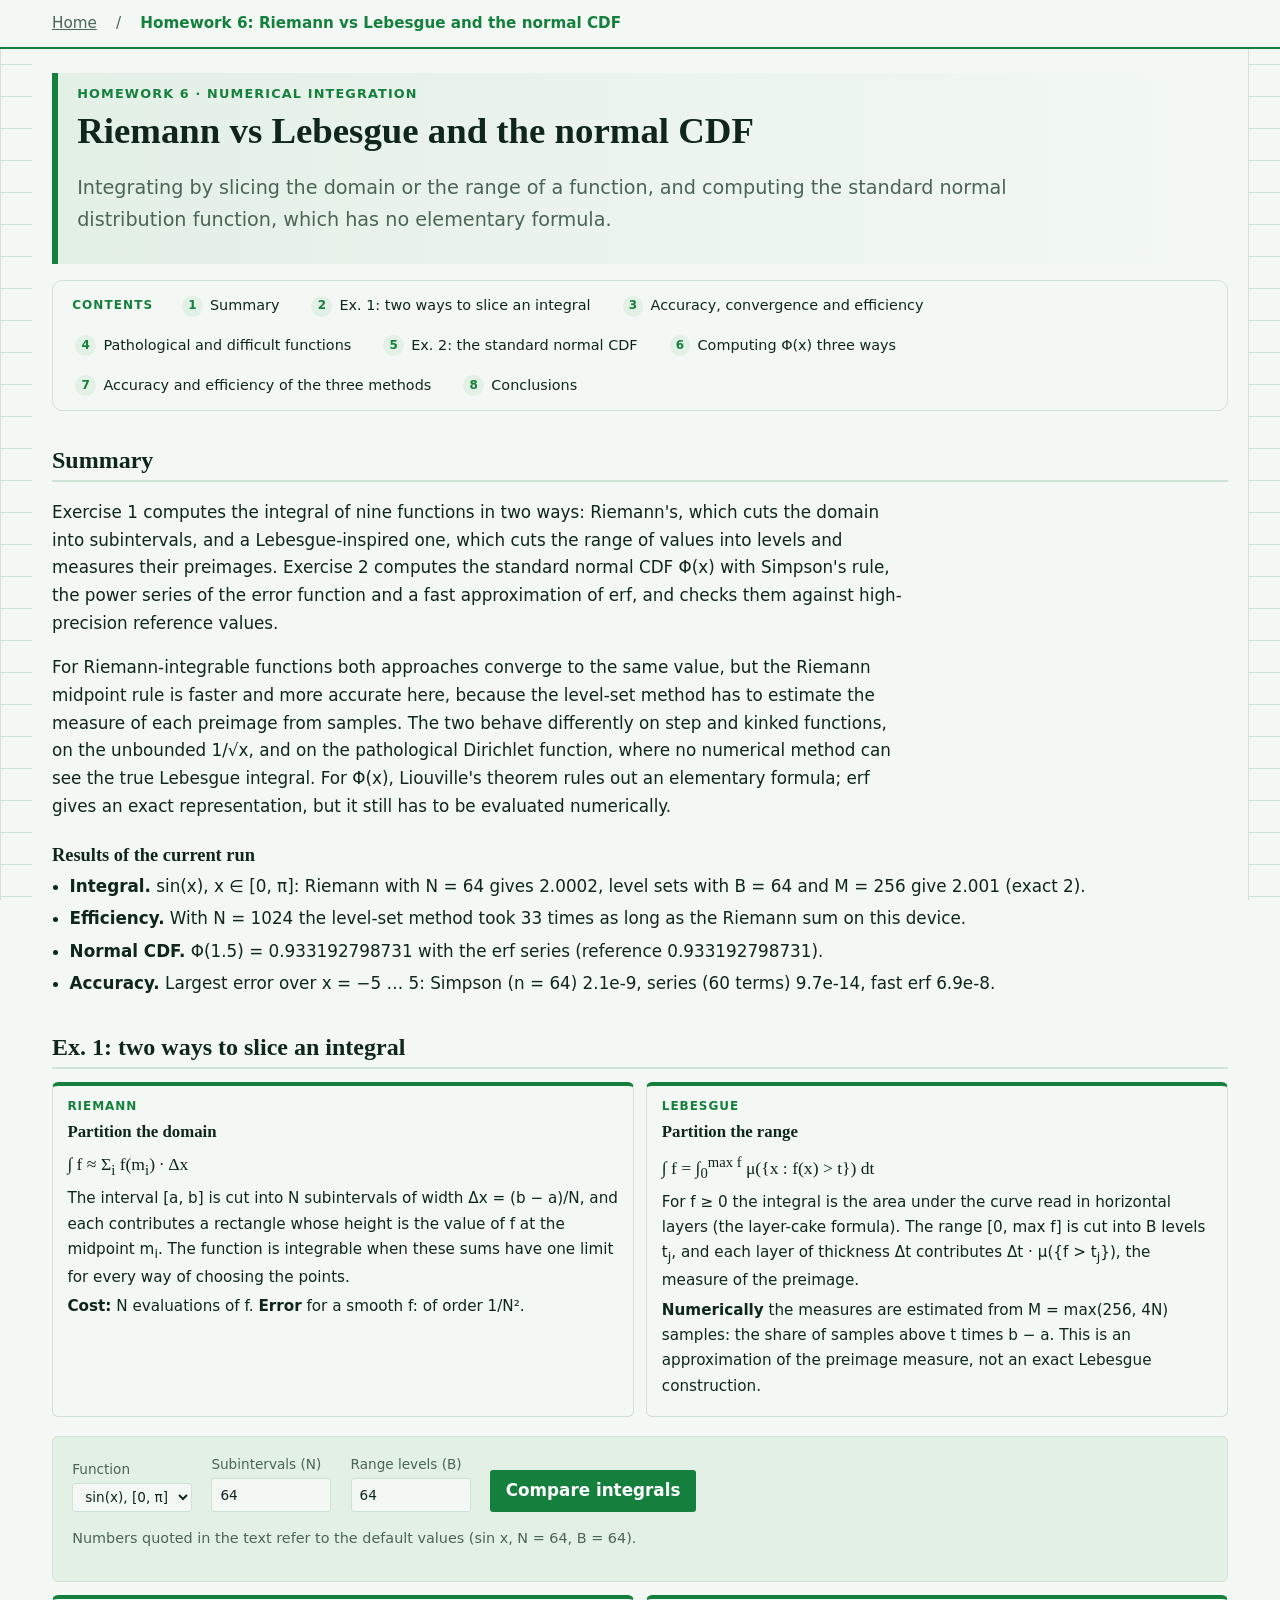
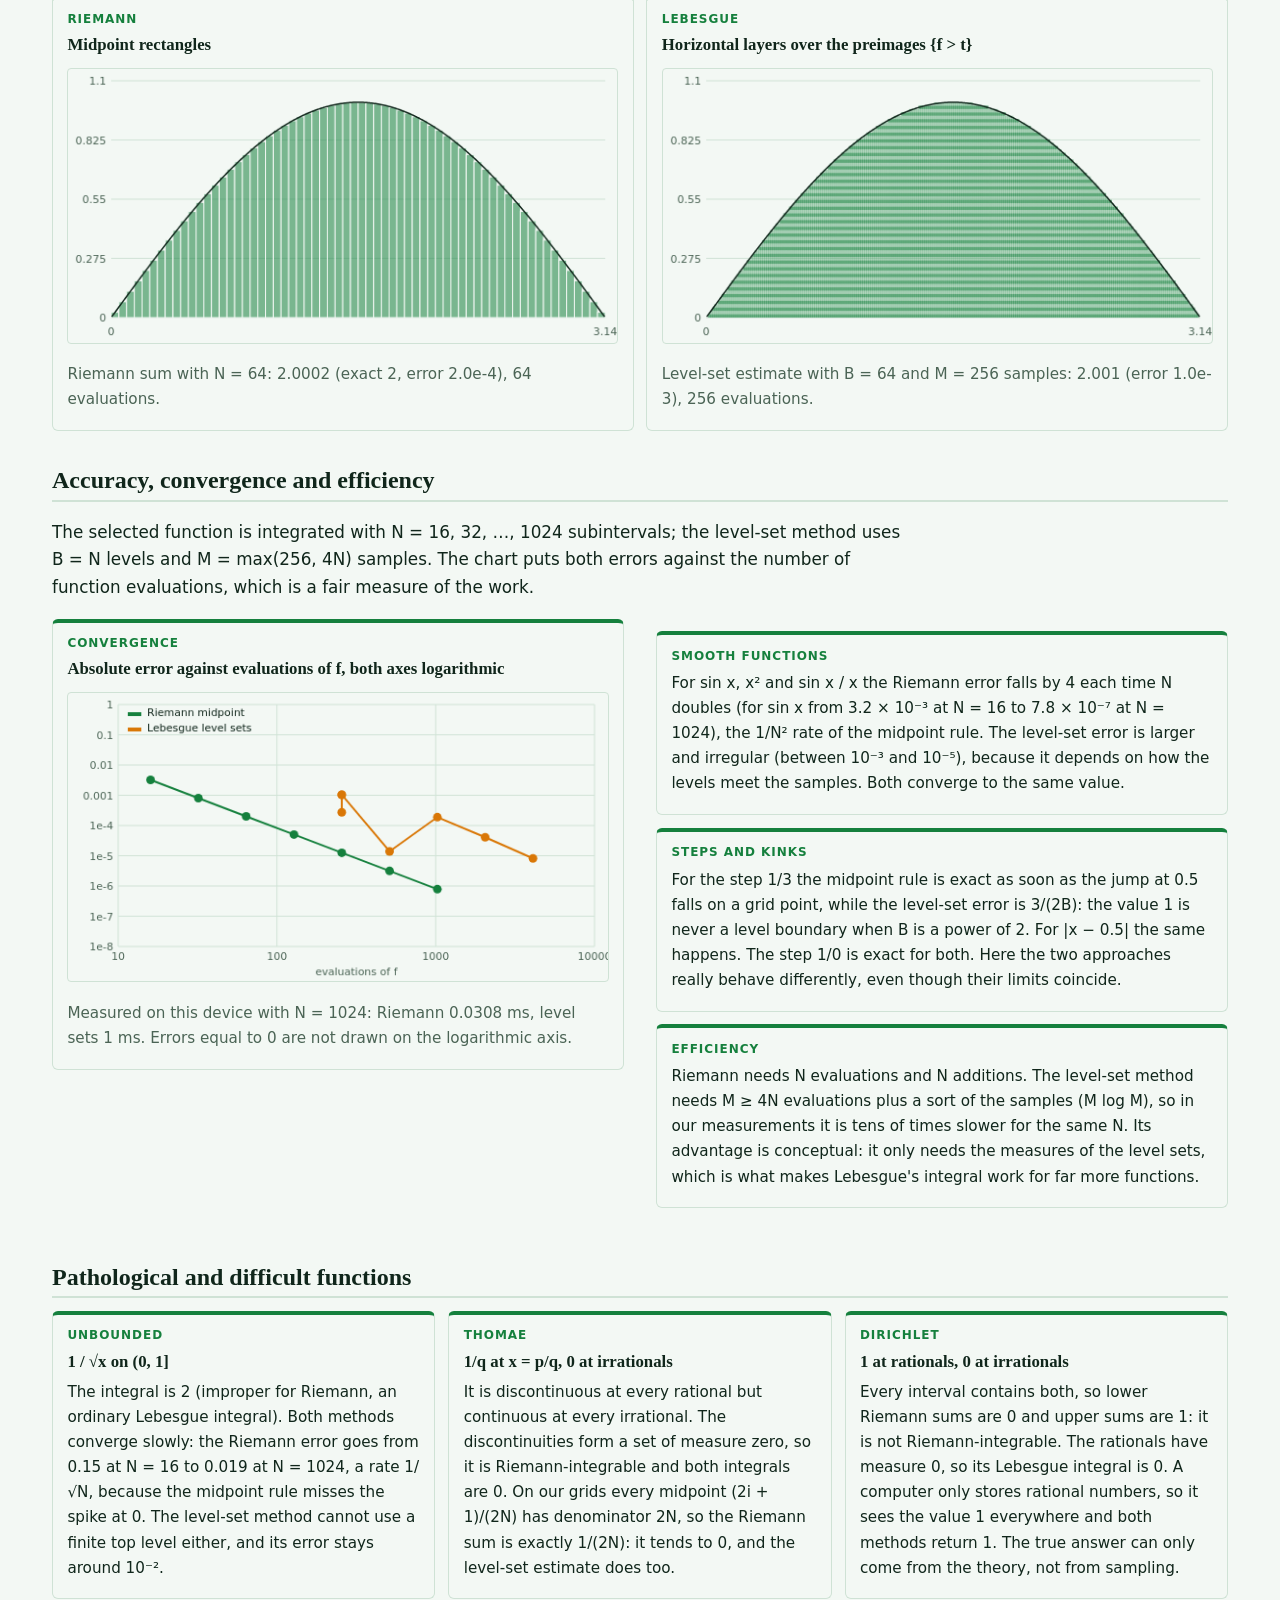
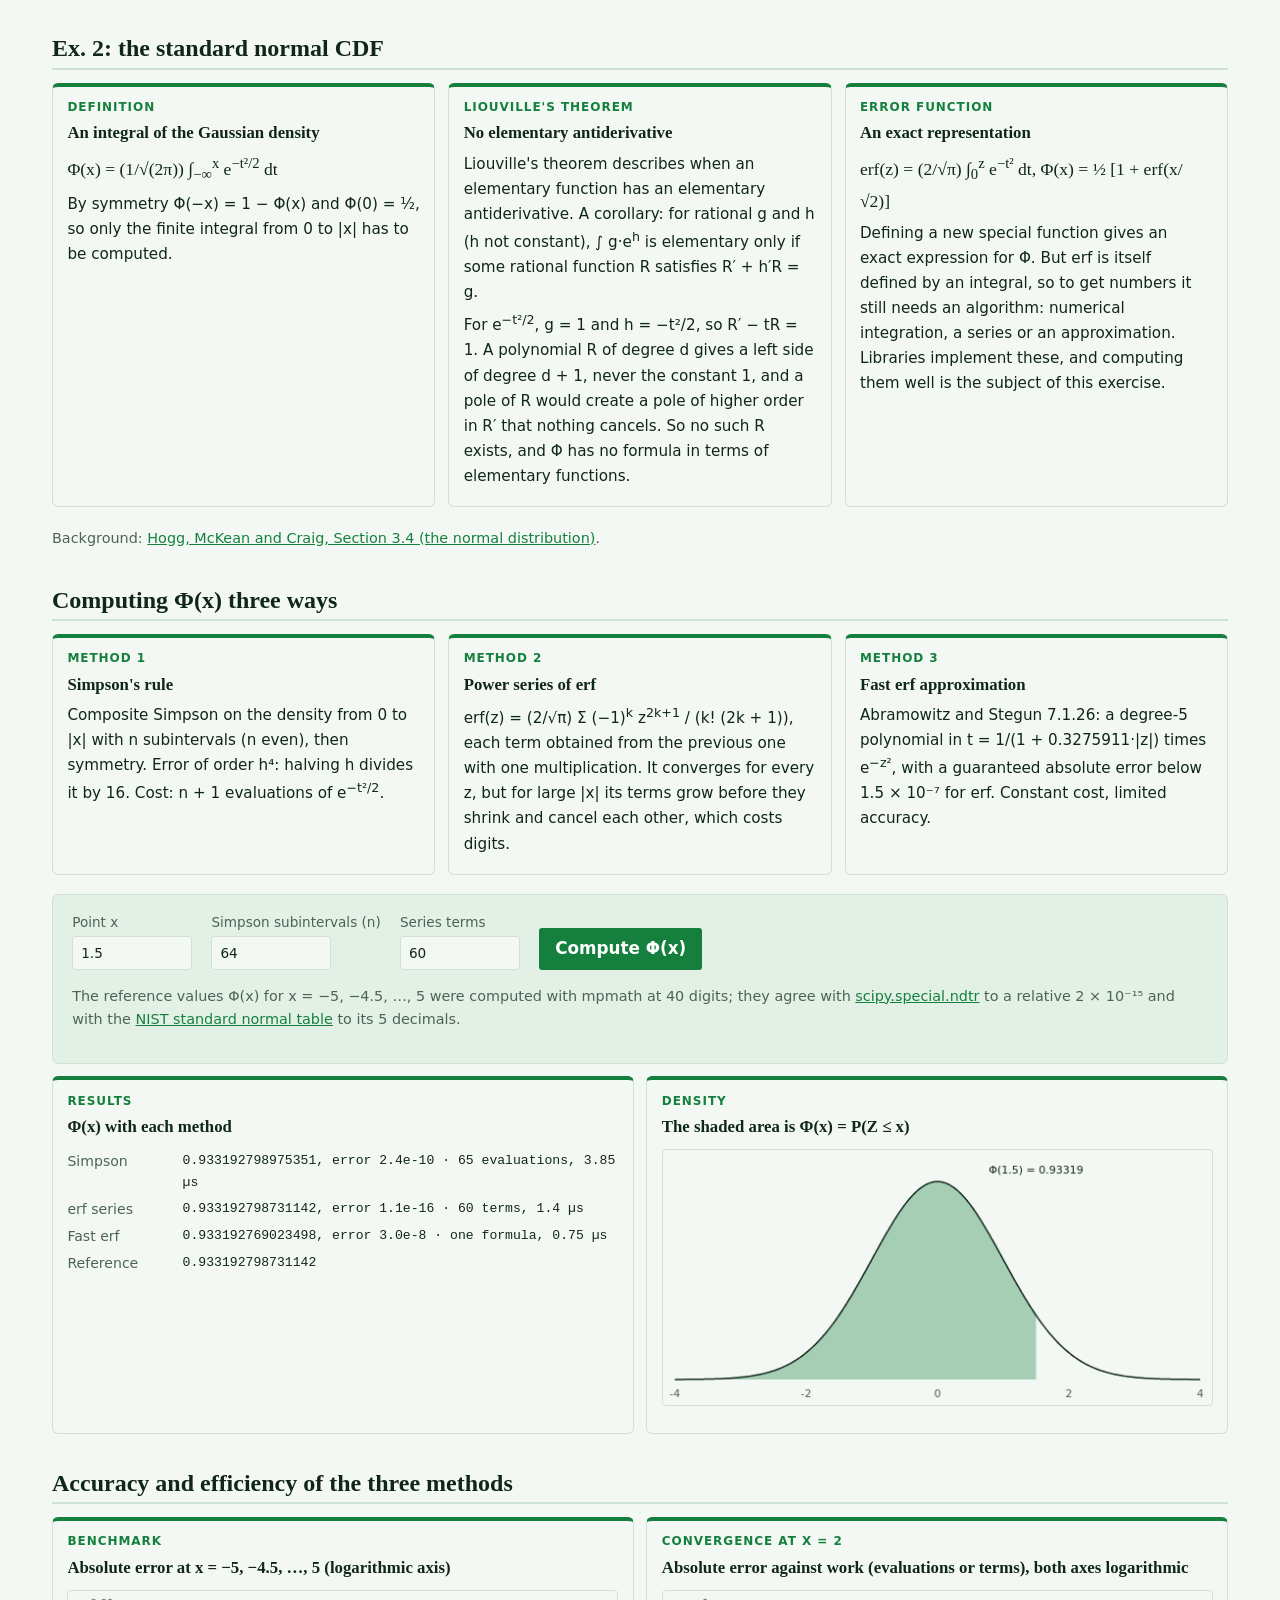
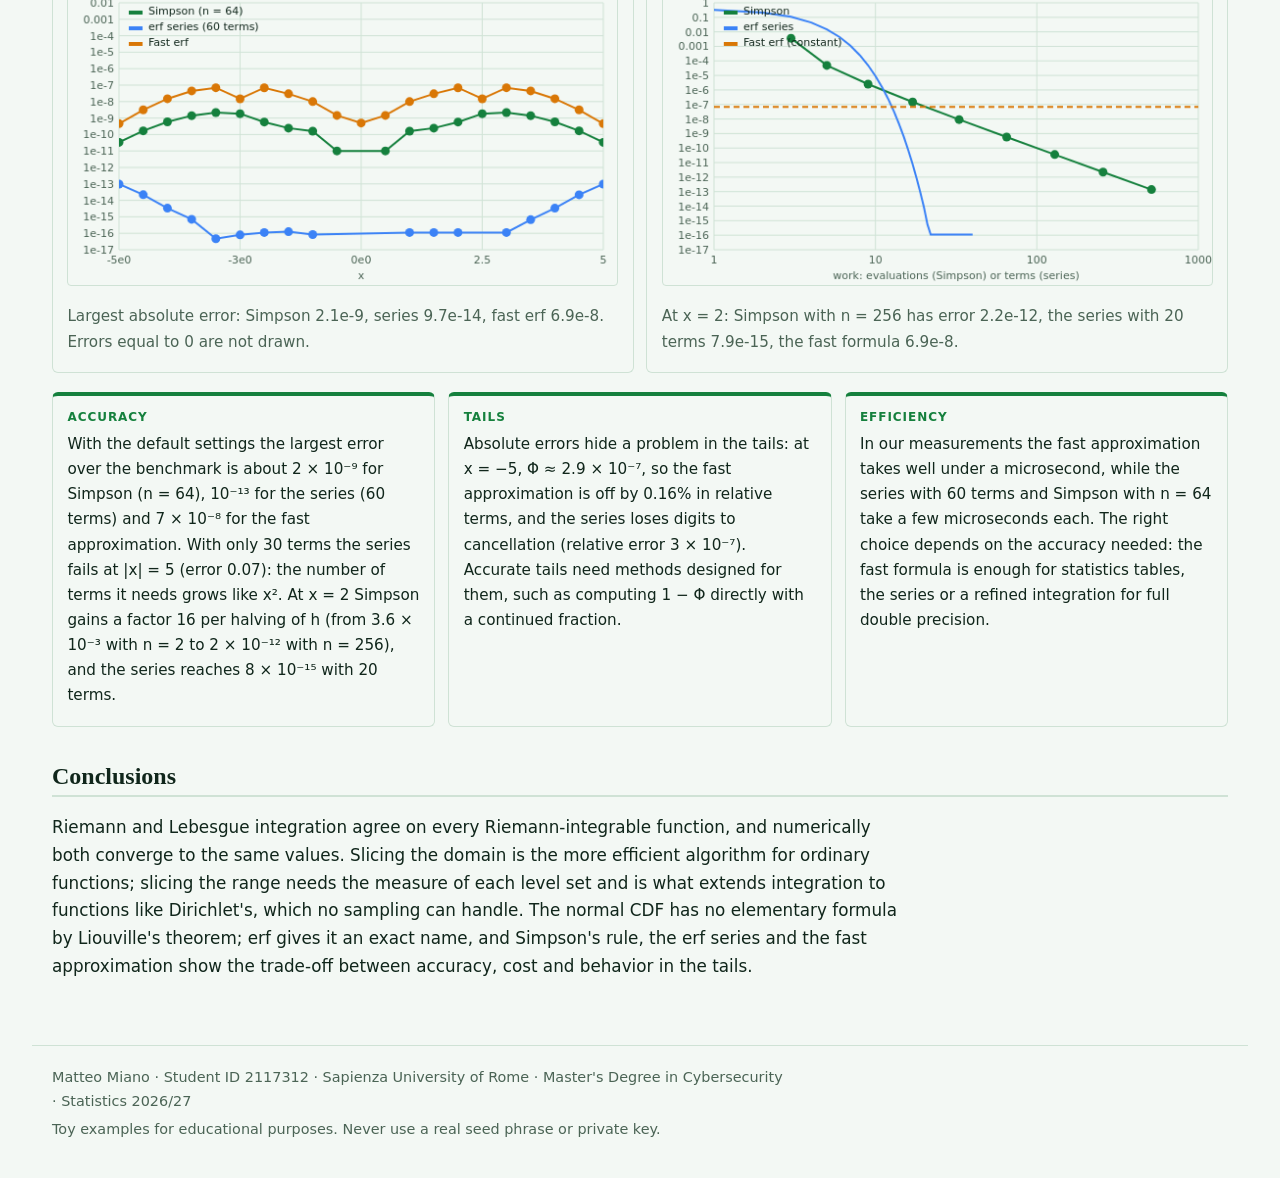
<file: homework-06/index.html>
<!DOCTYPE html>
<html lang="en">
<head>
<meta charset="utf-8">
<meta name="viewport" content="width=device-width, initial-scale=1">
<title>Homework 6: Riemann vs Lebesgue and the normal CDF</title>
<link rel="stylesheet" href="../style.css">
</head>
<body>
<header class="site"><a href="../index.html">Home</a><span>/</span><span class="brand">Homework 6: Riemann vs Lebesgue and the normal CDF</span></header>
<main>
  <div class="hero small">
    <p class="eyebrow">Homework 6 · Numerical integration</p>
    <h1>Riemann vs Lebesgue and the normal CDF</h1>
    <p class="lead">Integrating by slicing the domain or the range of a function, and computing the standard normal distribution function, which has no elementary formula.</p>
  </div>
  <nav class="toc" id="toc" aria-label="Contents"></nav>

  <section>
  <h2 id="summary">Summary</h2>
  <p>Exercise 1 computes the integral of nine functions in two ways: Riemann's, which cuts the domain into subintervals, and a Lebesgue-inspired one, which cuts the range of values into levels and measures their preimages. Exercise 2 computes the standard normal CDF Φ(x) with Simpson's rule, the power series of the error function and a fast approximation of erf, and checks them against high-precision reference values.</p>
  <p>For Riemann-integrable functions both approaches converge to the same value, but the Riemann midpoint rule is faster and more accurate here, because the level-set method has to estimate the measure of each preimage from samples. The two behave differently on step and kinked functions, on the unbounded 1/√x, and on the pathological Dirichlet function, where no numerical method can see the true Lebesgue integral. For Φ(x), Liouville's theorem rules out an elementary formula; erf gives an exact representation, but it still has to be evaluated numerically.</p>
  <h3>Results of the current run</h3>
  <ul class="runlist" id="runSummary"><li>Computing…</li></ul>
  </section>

  <section>
  <h2 id="ex1">Ex. 1: two ways to slice an integral</h2>
  <div class="kgrid k2">
    <div class="kcard"><span class="tag">Riemann</span><h4>Partition the domain</h4>
      <p class="formula">∫ f ≈ Σ<sub>i</sub> f(m<sub>i</sub>) · Δx</p>
      <p>The interval [a, b] is cut into N subintervals of width Δx = (b − a)/N, and each contributes a rectangle whose height is the value of f at the midpoint m<sub>i</sub>. The function is integrable when these sums have one limit for every way of choosing the points.</p>
      <p><strong>Cost:</strong> N evaluations of f. <strong>Error</strong> for a smooth f: of order 1/N².</p></div>
    <div class="kcard"><span class="tag">Lebesgue</span><h4>Partition the range</h4>
      <p class="formula">∫ f = ∫<sub>0</sub><sup>max f</sup> μ({x : f(x) &gt; t}) dt</p>
      <p>For f ≥ 0 the integral is the area under the curve read in horizontal layers (the layer-cake formula). The range [0, max f] is cut into B levels t<sub>j</sub>, and each layer of thickness Δt contributes Δt · μ({f &gt; t<sub>j</sub>}), the measure of the preimage.</p>
      <p><strong>Numerically</strong> the measures are estimated from M = max(256, 4N) samples: the share of samples above t times b − a. This is an approximation of the preimage measure, not an exact Lebesgue construction.</p></div>
  </div>
  <div class="panel">
    <div class="controls">
      <label>Function <select id="func">
        <option value="sin">sin(x), [0, π]</option>
        <option value="square">x², [0, 1]</option>
        <option value="stepUp">1 if x &lt; 0.5, else 3</option>
        <option value="abs">|x − 0.5|, [0, 1]</option>
        <option value="inverseSqrt">1 / √x, (0, 1]</option>
        <option value="stepDown">1 if x &lt; 0.5, else 0</option>
        <option value="sinc">sin(x) / x, [0, π]</option>
        <option value="thomae">Thomae's function</option>
        <option value="dirichlet">Dirichlet function</option>
      </select></label>
      <label>Subintervals (N) <input id="intervals" type="number" value="64" min="4" max="1024"></label>
      <label>Range levels (B) <input id="levels" type="number" value="64" min="4" max="1024"></label>
      <button id="runIntegral" type="button">Compare integrals</button>
    </div>
    <p class="legend">Numbers quoted in the text refer to the default values (sin x, N = 64, B = 64).</p>
  </div>
  <div class="kgrid k2">
    <div class="kcard"><span class="tag">Riemann</span><h4>Midpoint rectangles</h4><canvas id="r-chart" width="560" height="280" aria-label="Riemann midpoint rectangles"></canvas><p class="stat" id="r-stat"></p></div>
    <div class="kcard"><span class="tag">Lebesgue</span><h4>Horizontal layers over the preimages {f &gt; t}</h4><canvas id="l-chart" width="560" height="280" aria-label="Lebesgue layers"></canvas><p class="stat" id="l-stat"></p></div>
  </div>
  </section>

  <section>
  <h2 id="comparison">Accuracy, convergence and efficiency</h2>
  <p>The selected function is integrated with N = 16, 32, …, 1024 subintervals; the level-set method uses B = N levels and M = max(256, 4N) samples. The chart puts both errors against the number of function evaluations, which is a fair measure of the work.</p>
  <div class="split">
    <div class="kcard"><span class="tag">Convergence</span><h4>Absolute error against evaluations of f, both axes logarithmic</h4><canvas id="c-chart" width="560" height="300" aria-label="Error against function evaluations"></canvas><p class="stat" id="c-stat"></p></div>
    <div class="kgrid k1">
      <div class="kcard"><span class="tag">Smooth functions</span><p>For sin x, x² and sin x / x the Riemann error falls by 4 each time N doubles (for sin x from 3.2 × 10⁻³ at N = 16 to 7.8 × 10⁻⁷ at N = 1024), the 1/N² rate of the midpoint rule. The level-set error is larger and irregular (between 10⁻³ and 10⁻⁵), because it depends on how the levels meet the samples. Both converge to the same value.</p></div>
      <div class="kcard"><span class="tag">Steps and kinks</span><p>For the step 1/3 the midpoint rule is exact as soon as the jump at 0.5 falls on a grid point, while the level-set error is 3/(2B): the value 1 is never a level boundary when B is a power of 2. For |x − 0.5| the same happens. The step 1/0 is exact for both. Here the two approaches really behave differently, even though their limits coincide.</p></div>
      <div class="kcard"><span class="tag">Efficiency</span><p>Riemann needs N evaluations and N additions. The level-set method needs M ≥ 4N evaluations plus a sort of the samples (M log M), so in our measurements it is tens of times slower for the same N. Its advantage is conceptual: it only needs the measures of the level sets, which is what makes Lebesgue's integral work for far more functions.</p></div>
    </div>
  </div>
  </section>

  <section>
  <h2 id="pathological">Pathological and difficult functions</h2>
  <div class="kgrid">
    <div class="kcard"><span class="tag">Unbounded</span><h4>1 / √x on (0, 1]</h4><p>The integral is 2 (improper for Riemann, an ordinary Lebesgue integral). Both methods converge slowly: the Riemann error goes from 0.15 at N = 16 to 0.019 at N = 1024, a rate 1/√N, because the midpoint rule misses the spike at 0. The level-set method cannot use a finite top level either, and its error stays around 10⁻².</p></div>
    <div class="kcard"><span class="tag">Thomae</span><h4>1/q at x = p/q, 0 at irrationals</h4><p>It is discontinuous at every rational but continuous at every irrational. The discontinuities form a set of measure zero, so it is Riemann-integrable and both integrals are 0. On our grids every midpoint (2i + 1)/(2N) has denominator 2N, so the Riemann sum is exactly 1/(2N): it tends to 0, and the level-set estimate does too.</p></div>
    <div class="kcard"><span class="tag">Dirichlet</span><h4>1 at rationals, 0 at irrationals</h4><p>Every interval contains both, so lower Riemann sums are 0 and upper sums are 1: it is not Riemann-integrable. The rationals have measure 0, so its Lebesgue integral is 0. A computer only stores rational numbers, so it sees the value 1 everywhere and both methods return 1. The true answer can only come from the theory, not from sampling.</p></div>
  </div>
  </section>

  <section>
  <h2 id="ex2">Ex. 2: the standard normal CDF</h2>
  <div class="kgrid">
    <div class="kcard"><span class="tag">Definition</span><h4>An integral of the Gaussian density</h4>
      <p class="formula">Φ(x) = (1/√(2π)) ∫<sub>−∞</sub><sup>x</sup> e<sup>−t²/2</sup> dt</p>
      <p>By symmetry Φ(−x) = 1 − Φ(x) and Φ(0) = ½, so only the finite integral from 0 to |x| has to be computed.</p></div>
    <div class="kcard"><span class="tag">Liouville's theorem</span><h4>No elementary antiderivative</h4>
      <p>Liouville's theorem describes when an elementary function has an elementary antiderivative. A corollary: for rational g and h (h not constant), ∫ g·e<sup>h</sup> is elementary only if some rational function R satisfies R′ + h′R = g.</p>
      <p>For e<sup>−t²/2</sup>, g = 1 and h = −t²/2, so R′ − tR = 1. A polynomial R of degree d gives a left side of degree d + 1, never the constant 1, and a pole of R would create a pole of higher order in R′ that nothing cancels. So no such R exists, and Φ has no formula in terms of elementary functions.</p></div>
    <div class="kcard"><span class="tag">Error function</span><h4>An exact representation</h4>
      <p class="formula">erf(z) = (2/√π) ∫<sub>0</sub><sup>z</sup> e<sup>−t²</sup> dt, Φ(x) = ½ [1 + erf(x/√2)]</p>
      <p>Defining a new special function gives an exact expression for Φ. But erf is itself defined by an integral, so to get numbers it still needs an algorithm: numerical integration, a series or an approximation. Libraries implement these, and computing them well is the subject of this exercise.</p></div>
  </div>
  <p class="legend">Background: <a href="https://faculty.etsu.edu/gardnerr/4047/notes-Hogg-McKean-Craig/Hogg-McKean-Craig-3-4.pdf">Hogg, McKean and Craig, Section 3.4 (the normal distribution)</a>.</p>
  </section>

  <section>
  <h2 id="calculator">Computing Φ(x) three ways</h2>
  <div class="kgrid">
    <div class="kcard"><span class="tag">Method 1</span><h4>Simpson's rule</h4><p>Composite Simpson on the density from 0 to |x| with n subintervals (n even), then symmetry. Error of order h⁴: halving h divides it by 16. Cost: n + 1 evaluations of e<sup>−t²/2</sup>.</p></div>
    <div class="kcard"><span class="tag">Method 2</span><h4>Power series of erf</h4><p>erf(z) = (2/√π) Σ (−1)<sup>k</sup> z<sup>2k+1</sup> / (k! (2k + 1)), each term obtained from the previous one with one multiplication. It converges for every z, but for large |x| its terms grow before they shrink and cancel each other, which costs digits.</p></div>
    <div class="kcard"><span class="tag">Method 3</span><h4>Fast erf approximation</h4><p>Abramowitz and Stegun 7.1.26: a degree-5 polynomial in t = 1/(1 + 0.3275911·|z|) times e<sup>−z²</sup>, with a guaranteed absolute error below 1.5 × 10⁻⁷ for erf. Constant cost, limited accuracy.</p></div>
  </div>
  <div class="panel">
    <div class="controls">
      <label>Point x <input id="x" type="number" value="1.5" min="-8" max="8" step="0.5"></label>
      <label>Simpson subintervals (n) <input id="simpson" type="number" value="64" min="2" max="4096" step="2"></label>
      <label>Series terms <input id="terms" type="number" value="60" min="1" max="200"></label>
      <button id="runCdf" type="button">Compute Φ(x)</button>
    </div>
    <p class="legend">The reference values Φ(x) for x = −5, −4.5, …, 5 were computed with mpmath at 40 digits; they agree with <a href="https://docs.scipy.org/doc/scipy/reference/generated/scipy.special.ndtr.html">scipy.special.ndtr</a> to a relative 2 × 10⁻¹⁵ and with the <a href="https://www.itl.nist.gov/div898/handbook/eda/section3/eda3671.htm">NIST standard normal table</a> to its 5 decimals.</p>
  </div>
  <div class="kgrid k2">
    <div class="kcard"><span class="tag">Results</span><h4>Φ(x) with each method</h4><dl class="kv" id="n-results"></dl></div>
    <div class="kcard"><span class="tag">Density</span><h4>The shaded area is Φ(x) = P(Z ≤ x)</h4><canvas id="n-density" width="560" height="260" aria-label="Standard normal density with the area up to x shaded"></canvas></div>
  </div>
  </section>

  <section>
  <h2 id="accuracy">Accuracy and efficiency of the three methods</h2>
  <div class="kgrid k2">
    <div class="kcard"><span class="tag">Benchmark</span><h4>Absolute error at x = −5, −4.5, …, 5 (logarithmic axis)</h4><canvas id="n-bench" width="560" height="300" aria-label="Absolute error of the three methods against x"></canvas>
      <p class="stat" id="b-stat"></p></div>
    <div class="kcard"><span class="tag">Convergence at x = 2</span><h4>Absolute error against work (evaluations or terms), both axes logarithmic</h4><canvas id="n-conv" width="560" height="300" aria-label="Error against work at x = 2"></canvas>
      <p class="stat" id="t-stat"></p></div>
  </div>
  <div class="kgrid">
    <div class="kcard"><span class="tag">Accuracy</span><p>With the default settings the largest error over the benchmark is about 2 × 10⁻⁹ for Simpson (n = 64), 10⁻¹³ for the series (60 terms) and 7 × 10⁻⁸ for the fast approximation. With only 30 terms the series fails at |x| = 5 (error 0.07): the number of terms it needs grows like x². At x = 2 Simpson gains a factor 16 per halving of h (from 3.6 × 10⁻³ with n = 2 to 2 × 10⁻¹² with n = 256), and the series reaches 8 × 10⁻¹⁵ with 20 terms.</p></div>
    <div class="kcard"><span class="tag">Tails</span><p>Absolute errors hide a problem in the tails: at x = −5, Φ ≈ 2.9 × 10⁻⁷, so the fast approximation is off by 0.16% in relative terms, and the series loses digits to cancellation (relative error 3 × 10⁻⁷). Accurate tails need methods designed for them, such as computing 1 − Φ directly with a continued fraction.</p></div>
    <div class="kcard"><span class="tag">Efficiency</span><p>In our measurements the fast approximation takes well under a microsecond, while the series with 60 terms and Simpson with n = 64 take a few microseconds each. The right choice depends on the accuracy needed: the fast formula is enough for statistics tables, the series or a refined integration for full double precision.</p></div>
  </div>
  </section>

  <section>
  <h2 id="conclusions">Conclusions</h2>
  <p>Riemann and Lebesgue integration agree on every Riemann-integrable function, and numerically both converge to the same values. Slicing the domain is the more efficient algorithm for ordinary functions; slicing the range needs the measure of each level set and is what extends integration to functions like Dirichlet's, which no sampling can handle. The normal CDF has no elementary formula by Liouville's theorem; erf gives it an exact name, and Simpson's rule, the erf series and the fast approximation show the trade-off between accuracy, cost and behavior in the tails.</p>
  </section>
</main>
<footer>
  <p>Matteo Miano · Student ID 2117312 · Sapienza University of Rome · Master's Degree in Cybersecurity · Statistics 2026/27</p>
  <p>Toy examples for educational purposes. Never use a real seed phrase or private key.</p>
</footer>
<script src="../site.js"></script>
<script src="../js/stats.js"></script>
<script src="../js/format.js"></script>
<script src="../js/charts.js"></script>
<script src="integrands.js"></script>
<script src="integration.js"></script>
<script src="normal-cdf.js"></script>
<script src="ui.js"></script>
</body>
</html>
</file>
<file: style.css>
/* Statistics homework site: one stylesheet for every page. */

/* ---------- theme ---------- */

:root {
  --ink: #10261b;
  --muted: #4b6455;
  --paper: #f3f8f4;
  --line: #cfe2d5;
  --accent: #15803d;
  --code-bg: #e3f0e6;
  --serif: Georgia, "Times New Roman", serif;
  --sans: system-ui, -apple-system, "Segoe UI", Roboto, sans-serif;
  --mono: ui-monospace, SFMono-Regular, Menlo, Consolas, monospace;
}

@media (prefers-color-scheme: dark) {
  :root {
    --ink: #e4f2e8;
    --muted: #9bb8a5;
    --paper: #0b1710;
    --line: #1d3a2a;
    --accent: #4ade80;
    --code-bg: #13281c;
  }
}

/* ---------- base elements ---------- */

* {
  box-sizing: border-box;
}

html {
  -webkit-text-size-adjust: 100%;
  scroll-behavior: smooth;
  scroll-padding-top: 4rem;
}

body {
  margin: 0;
  color: var(--ink);
  background-color: var(--paper);
  background-image: linear-gradient(var(--line) 1px, transparent 1px),
    linear-gradient(90deg, var(--line) 1px, transparent 1px);
  background-size: 32px 32px;
  background-attachment: fixed;
  font: 1.05rem/1.65 var(--sans);
}

h1, h2, h3 {
  font-family: var(--serif);
  line-height: 1.2;
  font-weight: 700;
}

h1 {
  font-size: 2.3rem;
  margin: 0.5rem 0 1rem;
}

h2 {
  font-size: 1.5rem;
  margin: 2.2rem 0 0.6rem;
  border-bottom: 2px solid var(--line);
  padding-bottom: 0.3rem;
}

h3 {
  font-size: 1.15rem;
  margin: 1.5rem 0 0.4rem;
}

h4 {
  font-family: var(--serif);
  margin: 1.2rem 0 0.3rem;
}

@media (max-width: 30rem) {
  h1 {
    font-size: 1.8rem;
  }
}

p, li {
  max-width: 80ch;
}

a {
  color: var(--accent);
}

a:focus-visible, button:focus-visible, input:focus-visible {
  outline: 3px solid var(--accent);
  outline-offset: 2px;
}

code, pre, output {
  font-family: var(--mono);
  font-size: 0.92em;
}

code {
  background: var(--code-bg);
  padding: 0.1em 0.35em;
  border-radius: 3px;
}

pre {
  background: var(--code-bg);
  padding: 1rem;
  overflow-x: auto;
  border-radius: 4px;
}

section {
  margin-bottom: 1rem;
}

/* ---------- page frame: header, main, footer ---------- */

header.site {
  position: sticky;
  top: 0;
  z-index: 5;
  display: flex;
  flex-wrap: wrap;
  align-items: center;
  gap: 1.2rem;
  margin: 0 auto;
  padding: 0.7rem 1.25rem 0.7rem max(1.25rem, calc((100% - 76rem) / 2 + 1.25rem));
  background: var(--paper);
  border-bottom: 2px solid var(--accent);
  font-size: 0.95rem;
  color: var(--muted);
}

header.site a,
header.site span {
  color: var(--muted);
}

header.site .brand {
  font-weight: 700;
  color: var(--accent);
}

main {
  max-width: 76rem;
  margin: 0 auto;
  padding: 1rem 1.25rem 3rem;
  background: var(--paper);
}

footer {
  max-width: 76rem;
  margin: 0 auto;
  padding: 1rem 1.25rem 2rem;
  border-top: 1px solid var(--line);
  background: var(--paper);
  color: var(--muted);
  font-size: 0.9rem;
}

footer p {
  margin: 0.25rem 0;
}

/* ---------- forms ---------- */

label {
  display: inline-block;
  margin: 0.3rem 1rem 0.3rem 0;
}

input, select {
  font: inherit;
  padding: 0.3rem 0.5rem;
  border: 1px solid var(--line);
  background: var(--paper);
  color: var(--ink);
  border-radius: 3px;
}

input {
  width: 5rem;
}

textarea {
  font: inherit;
  width: 100%;
  min-height: 6rem;
  padding: 0.5rem;
  border: 1px solid var(--line);
  background: var(--paper);
  color: var(--ink);
  border-radius: 4px;
}

button {
  font: inherit;
  font-weight: 600;
  padding: 0.45rem 1rem;
  border: 0;
  border-radius: 3px;
  background: var(--accent);
  color: #fff;
  cursor: pointer;
}

button:disabled {
  opacity: 0.5;
  cursor: default;
}

@media (prefers-color-scheme: dark) {
  button {
    color: #052e16;
  }
}

/* parameter panel of the simulations */
.controls {
  display: flex;
  flex-wrap: wrap;
  gap: 0.6rem 1.2rem;
  align-items: end;
  margin-bottom: 0.4rem;
}

.controls label {
  display: flex;
  flex-direction: column;
  gap: 0.15rem;
  margin: 0;
  font-size: 0.85rem;
  color: var(--muted);
}

.controls input,
.controls select {
  width: 7.5rem;
  color: var(--ink);
}

.controls input:disabled {
  opacity: 0.45;
}

select#t2-speed,
select#t3-g {
  margin-right: 0.8rem;
}

/* ---------- home page ---------- */

.hero {
  border-left: 6px solid var(--accent);
  padding: 0.6rem 1.2rem;
  margin: 1rem 0 2rem;
  background: linear-gradient(90deg, var(--code-bg), transparent);
}

.hero.small {
  margin: 0.5rem 0 1rem;
}

.hero h1 {
  margin: 0.3rem 0 0.6rem;
}

.eyebrow {
  margin: 0;
  font-size: 0.8rem;
  font-weight: 700;
  letter-spacing: 0.09em;
  text-transform: uppercase;
  color: var(--accent);
}

.lead {
  font-size: 1.2rem;
  color: var(--muted);
}

.author {
  font-size: 1.1rem;
  margin: 0.1rem 0 0.9rem;
}

.author strong {
  color: var(--accent);
}

.facts {
  list-style: none;
  padding: 0;
  display: flex;
  flex-wrap: wrap;
  gap: 0.5rem;
  margin: 1rem 0 0.4rem;
}

.facts li {
  background: var(--code-bg);
  border: 1px solid var(--line);
  padding: 0.2rem 0.75rem;
  border-radius: 999px;
  font-size: 0.9rem;
}

.hw-grid {
  display: grid;
  grid-template-columns: repeat(auto-fill, minmax(13rem, 1fr));
  gap: 1rem;
  margin: 1.5rem 0;
  padding: 0;
  list-style: none;
}

.hw-card {
  display: block;
  height: 100%;
  padding: 1rem 1.1rem;
  border: 1px solid var(--line);
  border-top: 4px solid var(--accent);
  border-radius: 4px;
  background: var(--paper);
  color: var(--ink);
  text-decoration: none;
  transition: transform 0.15s, box-shadow 0.15s;
}

a.hw-card:hover {
  border-color: var(--accent);
  transform: translateY(-2px);
  box-shadow: 0 4px 14px rgba(21, 128, 61, 0.2);
}

.hw-card .name {
  display: block;
  margin: 0.5rem 0 0.25rem;
  font-weight: 600;
}

.hw-card .meta {
  font-size: 0.9rem;
  color: var(--muted);
}

.hw-card.soon {
  border-style: dashed;
  color: var(--muted);
}

.tag {
  display: block;
  font-size: 0.75rem;
  font-weight: 700;
  letter-spacing: 0.08em;
  text-transform: uppercase;
  color: var(--accent);
}

/* ---------- contents box and "back to contents" button ---------- */

.toc {
  display: flex;
  flex-wrap: wrap;
  align-items: center;
  gap: 0.4rem;
  margin: 0.5rem 0 1.2rem;
  padding: 0.5rem 0.6rem;
  border: 1px solid var(--line);
  border-radius: 10px;
  background: var(--paper);
  font-size: 0.95rem;
}

.toc-title {
  padding: 0 0.6rem;
  font-size: 0.75rem;
  font-weight: 700;
  letter-spacing: 0.09em;
  text-transform: uppercase;
  color: var(--accent);
}

.toc a {
  display: inline-flex;
  align-items: center;
  gap: 0.45rem;
  margin: 0;
  padding: 0.3rem 0.8rem;
  border-radius: 999px;
  color: var(--ink);
  text-decoration: none;
  white-space: nowrap;
  font-size: 0.9rem;
}

.toc a:hover {
  background: var(--code-bg);
}

.toc a b {
  display: inline-grid;
  place-items: center;
  width: 1.3rem;
  height: 1.3rem;
  border-radius: 50%;
  background: var(--code-bg);
  color: var(--accent);
  font-size: 0.75rem;
}

.totop {
  position: fixed;
  right: 1rem;
  bottom: 1rem;
  z-index: 6;
  padding: 0.5rem 0.9rem;
  border-radius: 999px;
  background: var(--accent);
  color: #fff;
  font-size: 0.9rem;
  font-weight: 600;
  text-decoration: none;
  box-shadow: 0 2px 10px rgba(0, 0, 0, 0.25);
  opacity: 0;
  pointer-events: none;
  transition: opacity 0.25s;
}

.totop.show {
  opacity: 1;
  pointer-events: auto;
}

@media (prefers-color-scheme: dark) {
  .totop {
    color: #052e16;
  }
}

/* ---------- layout helpers ---------- */

.cols2 {
  columns: 2 24rem;
  column-gap: 2.5rem;
}

.cols2 > * {
  break-inside: avoid-column;
}

.cols2 h3:first-child,
.cols2 h4:first-child {
  margin-top: 0;
}

.cols2 p, .cols2 li, .card p, .card li, .panel p, .panel li {
  max-width: none;
}

.split {
  display: grid;
  grid-template-columns: minmax(0, 1fr) minmax(0, 1fr);
  gap: 2rem;
  align-items: start;
}

@media (max-width: 60rem) {
  .split {
    grid-template-columns: minmax(0, 1fr);
  }
}

.split > .panel.sticky {
  position: sticky;
  top: 6.2rem;
}

.grid2 {
  display: grid;
  grid-template-columns: repeat(auto-fit, minmax(20rem, 1fr));
  gap: 1.5rem;
}

.panel {
  border: 1px solid var(--line);
  background: var(--code-bg);
  border-radius: 6px;
  padding: 1rem 1.2rem;
}

/* ---------- numbered cards (read by rows) ---------- */

.cards {
  display: grid;
  grid-template-columns: repeat(auto-fit, minmax(22rem, 1fr));
  gap: 1rem;
  margin: 1rem 0;
  counter-reset: c;
}

.cards.c3 {
  grid-template-columns: repeat(3, minmax(0, 1fr));
}

.cards.c4 {
  grid-template-columns: repeat(4, minmax(0, 1fr));
}

@media (max-width: 62rem) {
  .cards.c3, .cards.c4 {
    grid-template-columns: repeat(2, minmax(0, 1fr));
  }
}

@media (max-width: 38rem) {
  .cards.c3, .cards.c4 {
    grid-template-columns: minmax(0, 1fr);
  }
}

.card {
  position: relative;
  border: 1px solid var(--line);
  border-top: 4px solid var(--accent);
  border-radius: 6px;
  padding: 0.2rem 1.1rem 1rem;
  background: var(--paper);
}

.card h3 {
  margin: 0.8rem 0 0.4rem;
  padding-right: 2.2rem;
}

.cards .card::before {
  counter-increment: c;
  content: counter(c);
  position: absolute;
  top: 0.6rem;
  right: 0.7rem;
  display: grid;
  place-items: center;
  width: 1.6rem;
  height: 1.6rem;
  border-radius: 50%;
  background: var(--accent);
  color: #fff;
  font-size: 0.8rem;
  font-weight: 700;
}

@media (prefers-color-scheme: dark) {
  .cards .card::before {
    color: #052e16;
  }
}

.cards.mini {
  gap: 0.7rem;
}

.cards.mini .card {
  padding: 0.6rem 0.9rem 0.7rem;
  border-top-width: 3px;
}

.cards.mini .card strong {
  display: block;
  padding-right: 2rem;
  margin-bottom: 0.15rem;
}

.cards.mini .card span {
  display: block;
  font-size: 0.9rem;
}

.cards.mini .card em {
  display: block;
  margin-top: 0.25rem;
  font-size: 0.85rem;
  font-style: normal;
  color: var(--muted);
}

/* ---------- key cards (homeworks 4 and 5) ---------- */

.kgrid {
  display: grid;
  grid-template-columns: repeat(auto-fit, minmax(15rem, 1fr));
  gap: 0.8rem;
  margin: 0.8rem 0 1.2rem;
}

.kgrid.k2 {
  grid-template-columns: repeat(auto-fit, minmax(20rem, 1fr));
}

.kgrid.k1 {
  grid-template-columns: minmax(0, 1fr);
}

.kcard {
  border: 1px solid var(--line);
  border-top: 4px solid var(--accent);
  border-radius: 6px;
  padding: 0.5rem 0.9rem 0.8rem;
  background: var(--paper);
}

.kcard h4 {
  margin: 0.1rem 0 0.25rem;
  font-size: 1.05rem;
}

.kcard p {
  margin: 0.3rem 0;
  max-width: none;
  font-size: 0.95rem;
}

.kcard .tag {
  margin-top: 0.2rem;
}

.kcard .formula {
  font-size: 1.1rem;
  margin: 0.15rem 0;
}

.kcard canvas {
  width: 100%;
  height: auto;
  margin: 0.3rem 0;
  border-radius: 4px;
  border: 1px solid var(--line);
}

.kcard .dgrid {
  margin: 0.4rem 0;
}

/* only the text of the selected model is shown */
main[data-model="rademacher"] .only-b,
main[data-model="bernoulli"] .only-r {
  display: none;
}

/* ---------- small text elements ---------- */

.msg {
  color: var(--accent);
  min-height: 1.5em;
}

.legend {
  font-size: 0.9rem;
  color: var(--muted);
}

.stat {
  margin: 0.4rem 0 0;
  max-width: none;
  font-size: 0.9rem;
  color: var(--muted);
}

.note {
  border-left: 4px solid var(--accent);
  padding: 0.1rem 1rem;
  background: var(--code-bg);
}

.result {
  font-size: 1.1rem;
}

.result output {
  font-weight: 700;
  color: var(--accent);
}

.formula {
  font-family: var(--serif);
  font-size: 1.1rem;
}

.flow {
  font-family: var(--serif);
  font-size: 1.15rem;
  line-height: 1.8;
}

.break {
  word-break: break-all;
}

.ok {
  color: var(--accent);
  font-style: normal;
}

.bad {
  color: #b91c1c;
  font-style: normal;
}

.runlist {
  padding-left: 1.1rem;
  margin: 0.4rem 0;
}

.runlist li {
  margin: 0.3rem 0;
  max-width: none;
}

.out {
  font-family: var(--mono);
  word-break: break-all;
  background: var(--paper);
  border: 1px solid var(--line);
  border-radius: 4px;
  padding: 0.4rem 0.6rem;
  margin: 0.3rem 0;
}

/* key-value list (homework 3) */
.kv {
  display: grid;
  grid-template-columns: 6.5rem minmax(0, 1fr);
  gap: 0.25rem 0.7rem;
  margin: 0.6rem 0;
  font-size: 0.88rem;
}

.kv dt {
  color: var(--muted);
}

.kv dd {
  margin: 0;
  word-break: break-all;
  font-family: var(--mono);
  font-size: 0.82rem;
}

/* legend dots (homework 1) */
.dot {
  display: inline-block;
  width: 0.8rem;
  height: 0.8rem;
  border-radius: 50%;
  vertical-align: middle;
  margin: 0 0.3rem 0 0.8rem;
}

.dot.grey {
  background: var(--muted);
}

.dot.acc {
  background: var(--accent);
}

.dot.ring {
  border: 3px solid var(--ink);
}

/* ---------- chips ---------- */

.chips {
  list-style: none;
  display: flex;
  flex-wrap: wrap;
  gap: 0.5rem;
  padding: 0;
  margin: 0.8rem 0;
}

.chips li {
  border: 1px solid var(--line);
  background: var(--paper);
  border-radius: 6px;
  padding: 0.25rem 0.65rem;
  font-size: 0.92rem;
  animation: pop 0.35s both;
}

.chips li b {
  color: var(--accent);
  margin-right: 0.35rem;
}

/* ---------- tables ---------- */

.table-wrap {
  overflow-x: auto;
}

table {
  border-collapse: collapse;
  width: 100%;
}

th, td {
  border-bottom: 1px solid var(--line);
  padding: 0.4rem 0.7rem;
  text-align: left;
}

td code, th code {
  white-space: nowrap;
}

.t-compact th, .t-compact td {
  padding: 0.3rem 0.55rem;
  text-align: center;
  font-size: 0.92rem;
}

.t-compact th:first-child, .t-compact td:first-child {
  text-align: left;
  font-weight: 600;
}

.alpha {
  font-family: var(--mono);
}

.alpha td, .alpha th {
  padding: 0.15rem 0.3rem;
  font-size: 0.8rem;
}

/* ---------- charts ---------- */

canvas {
  max-width: 100%;
  height: auto;
  border: 1px solid var(--line);
  background: var(--paper);
}

.dgrid {
  display: grid;
  grid-template-columns: repeat(auto-fit, minmax(13rem, 1fr));
  gap: 0.6rem;
}

.dgrid canvas {
  width: 100%;
  height: auto;
  border-radius: 4px;
}

.chart h4 {
  margin: 0.2rem 0 0.4rem;
}

.vbars {
  display: flex;
  align-items: flex-end;
  gap: 3px;
  height: 150px;
  padding-top: 1rem;
  border-bottom: 2px solid var(--line);
}

.vbars + * {
  margin-top: 1.6rem;
}

.vb {
  position: relative;
  flex: 1;
  min-width: 0;
  height: 100%;
  display: flex;
  flex-direction: column;
  justify-content: flex-end;
  align-items: center;
  font-size: 0.7rem;
}

.vb span {
  display: block;
  width: 100%;
  background: var(--accent);
  border-radius: 3px 3px 0 0;
  transform-origin: bottom;
  animation: grow 0.7s ease-out both;
}

.vb.best span {
  background: #b45309;
}

.vb b {
  font-weight: 600;
  color: var(--muted);
  font-size: 0.68rem;
}

.vb i {
  position: absolute;
  bottom: -1.3rem;
  font-style: normal;
  color: var(--muted);
}

/* ---------- interactive pipeline (homework 2) ---------- */

.stages {
  display: flex;
  flex-wrap: wrap;
  gap: 0.4rem;
  margin: 0.8rem 0;
}

.stages span {
  padding: 0.3rem 0.8rem;
  border-radius: 999px;
  border: 1px solid var(--line);
  color: var(--muted);
  transition: all 0.4s;
}

.stages span.done {
  background: var(--code-bg);
  color: var(--ink);
  border-color: var(--accent);
}

.stages span.now {
  background: var(--accent);
  color: #fff;
  transform: scale(1.06);
}

@media (prefers-color-scheme: dark) {
  .stages span.now {
    color: #052e16;
  }
}

.progress {
  height: 6px;
  margin: 0.4rem 0 0.8rem;
  background: var(--line);
  border-radius: 3px;
  overflow: hidden;
}

.progress div {
  height: 100%;
  width: 0;
  background: var(--accent);
  transition: width 0.5s;
}

ol.demo {
  padding-left: 1.2rem;
}

ol.demo li {
  margin: 0.8rem 0;
  max-width: none;
  animation: pop 0.45s both;
}

ol.demo code {
  display: block;
  margin-top: 0.2rem;
  word-break: break-all;
}

/* ---------- animations ---------- */

@keyframes pop {
  from {
    opacity: 0;
    transform: translateY(8px);
  }
  to {
    opacity: 1;
    transform: none;
  }
}

@keyframes grow {
  from {
    transform: scaleY(0);
  }
  to {
    transform: scaleY(1);
  }
}

@media (prefers-reduced-motion: reduce) {
  * {
    animation: none !important;
    transition: none !important;
  }
}
</file>
